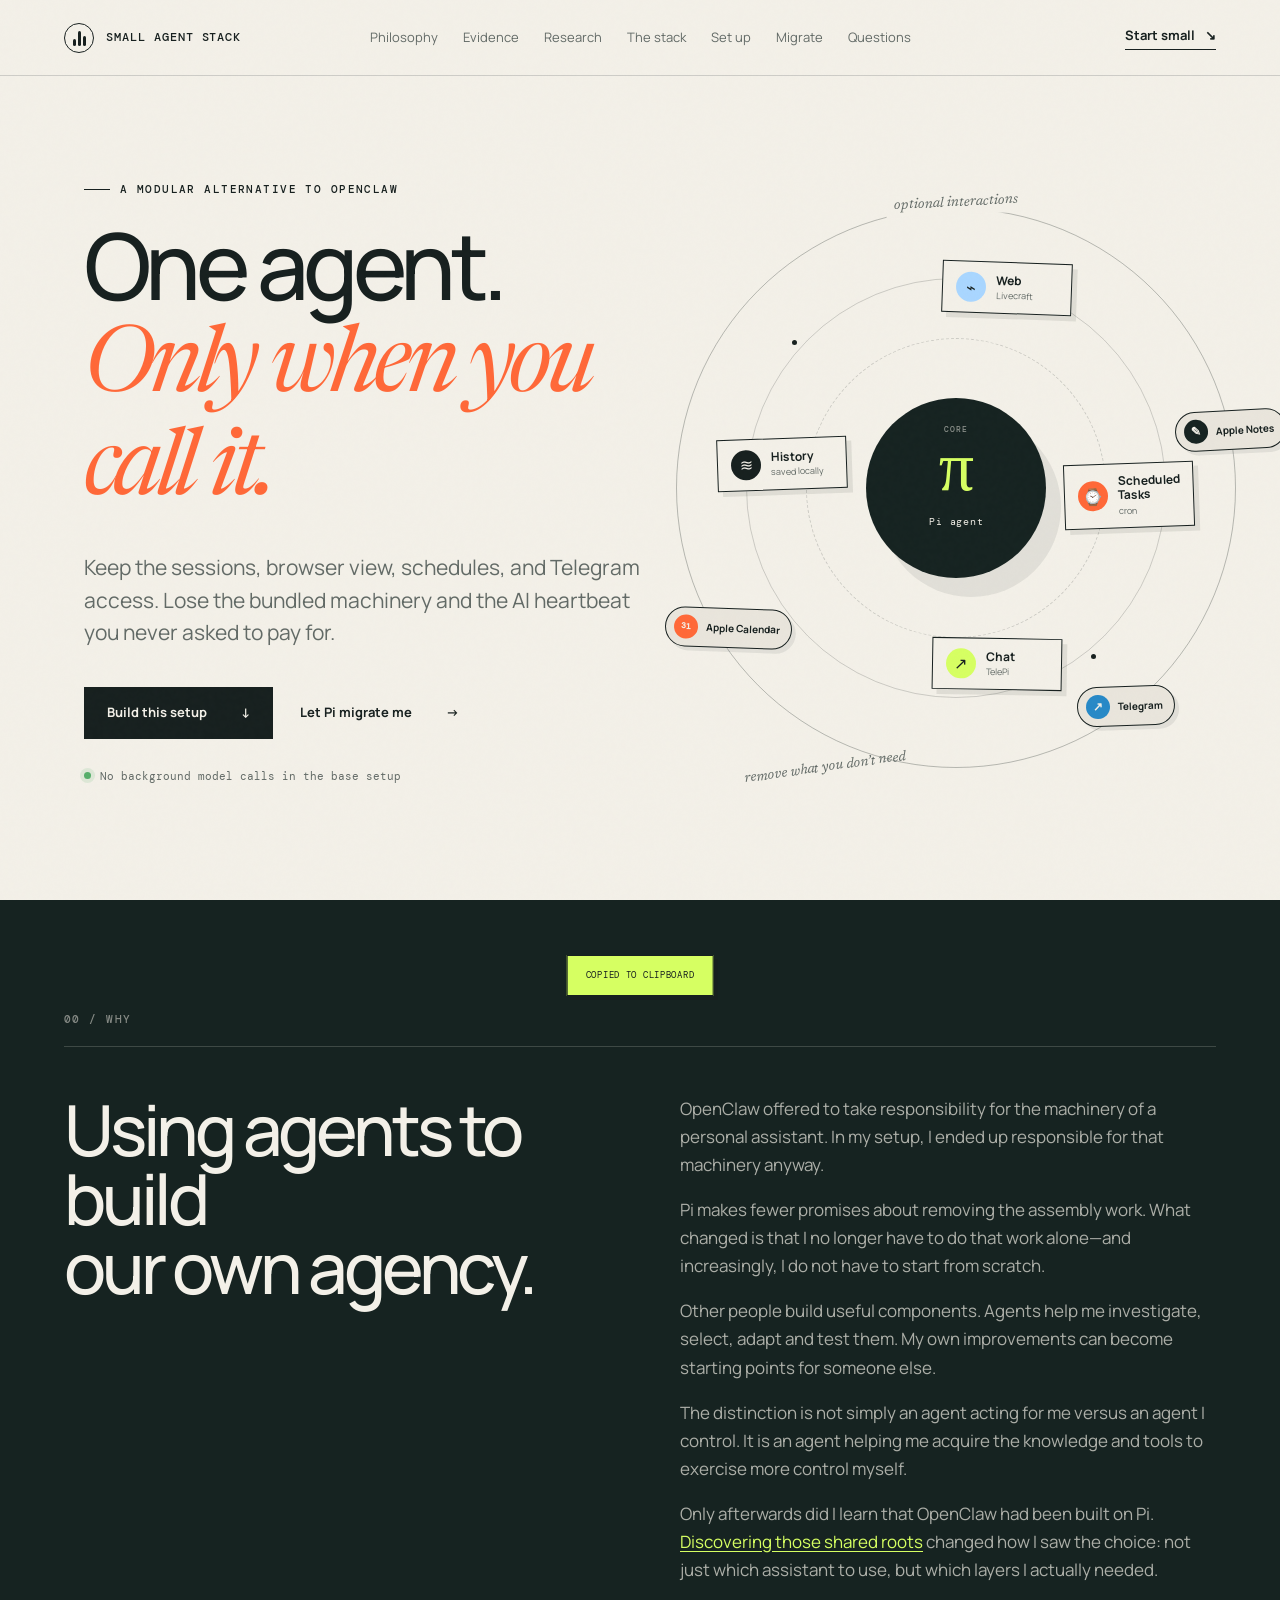
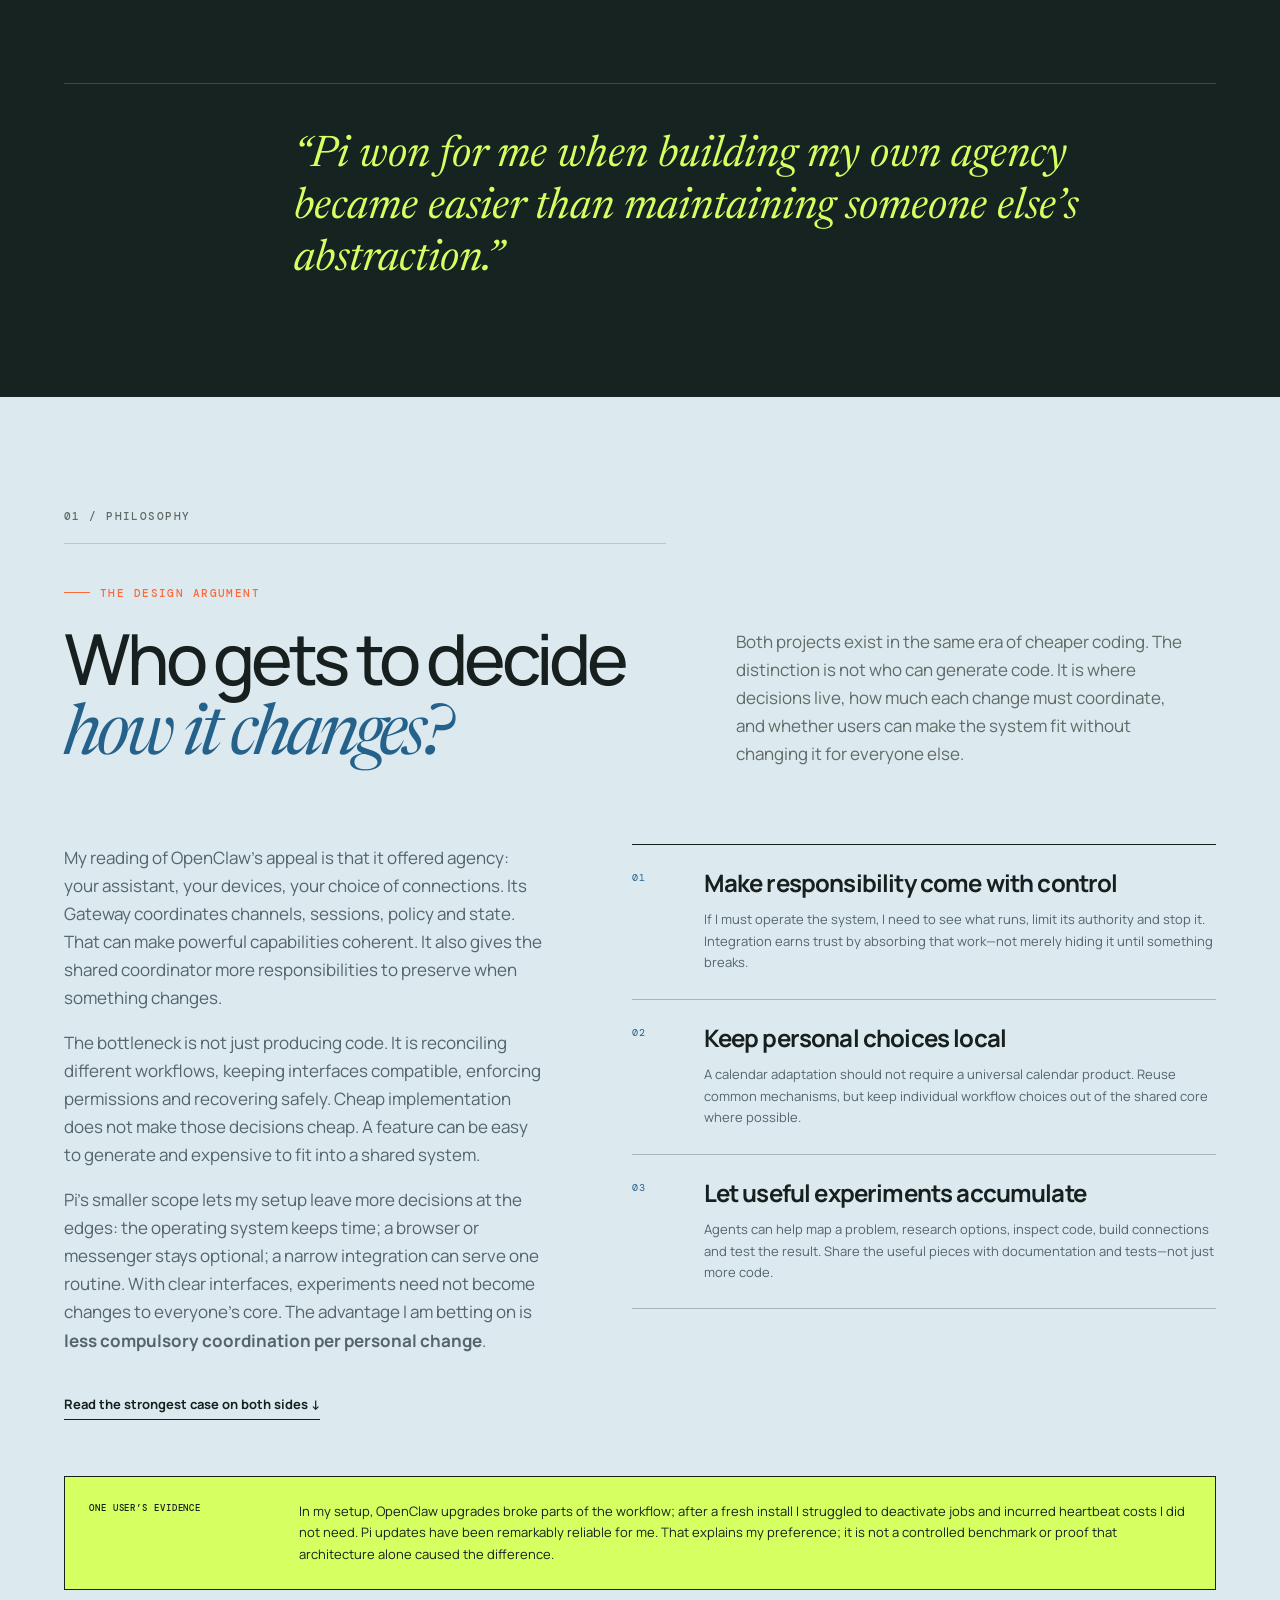
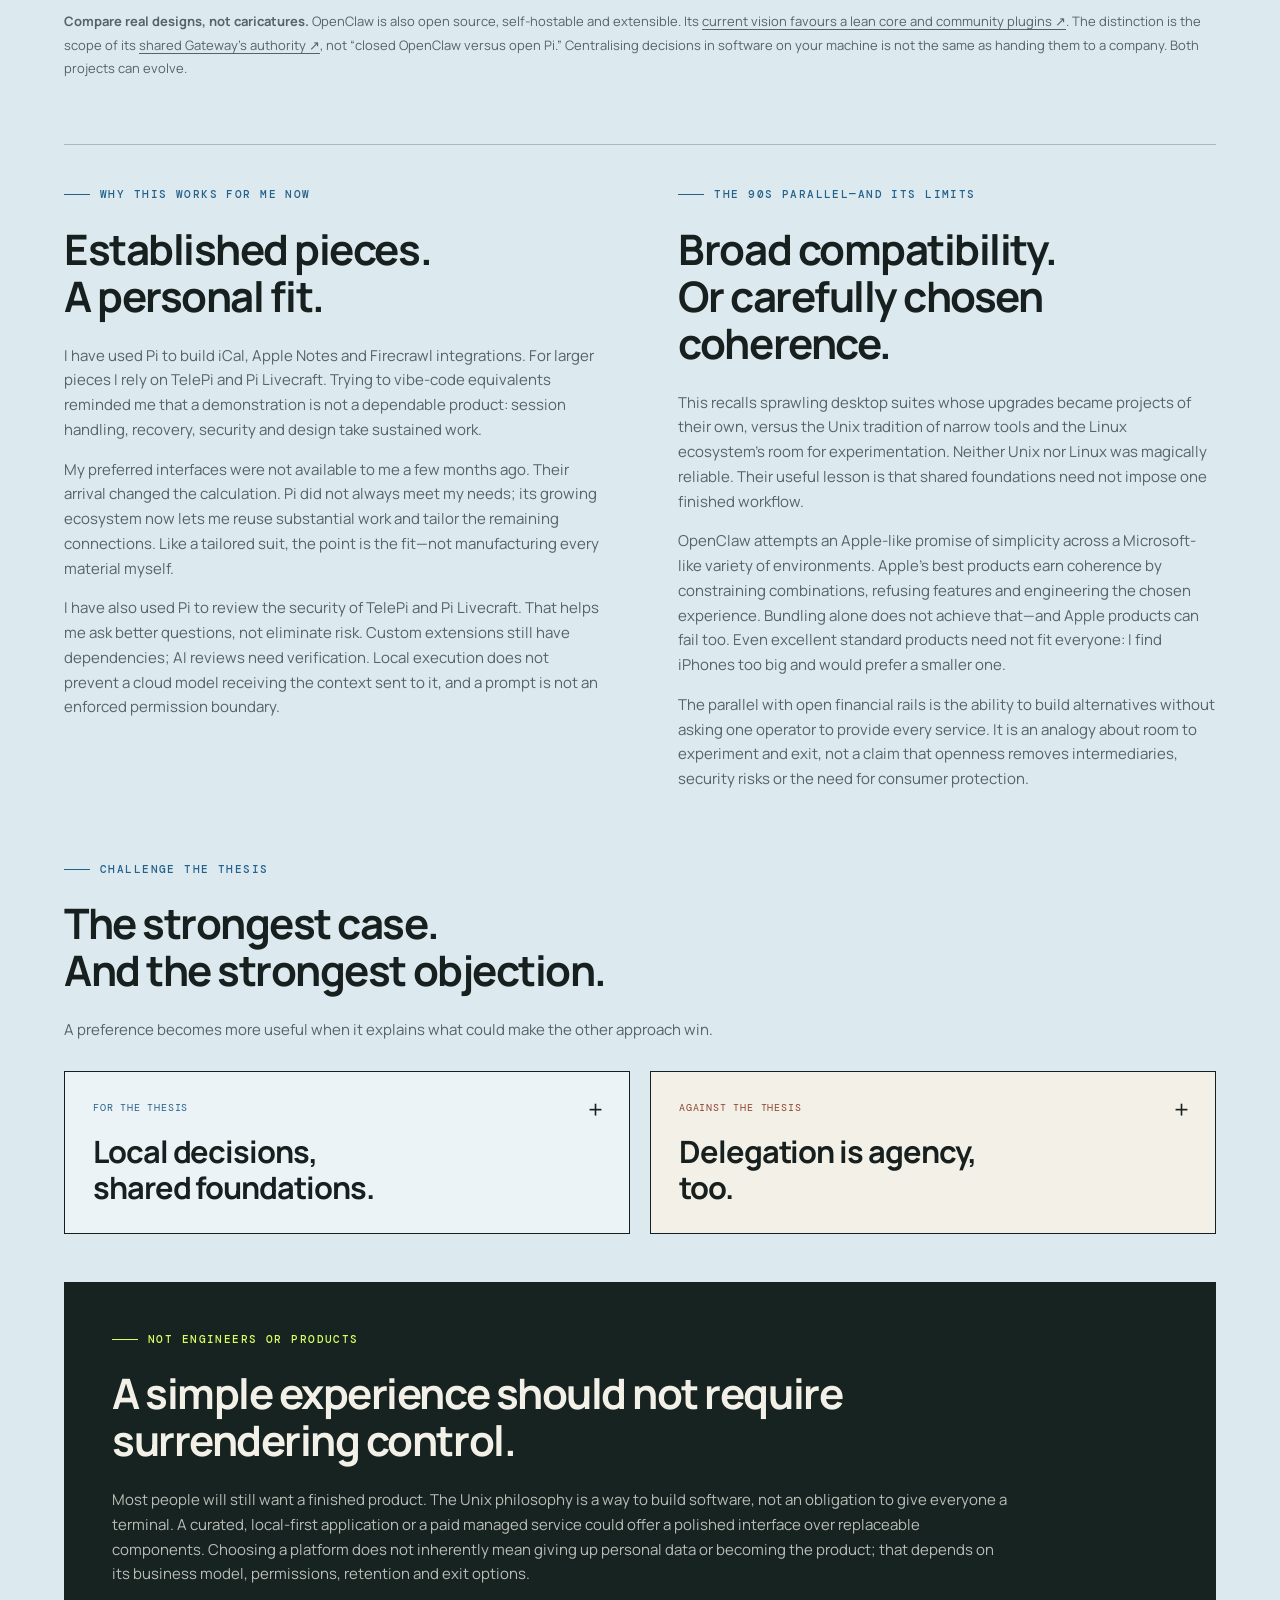
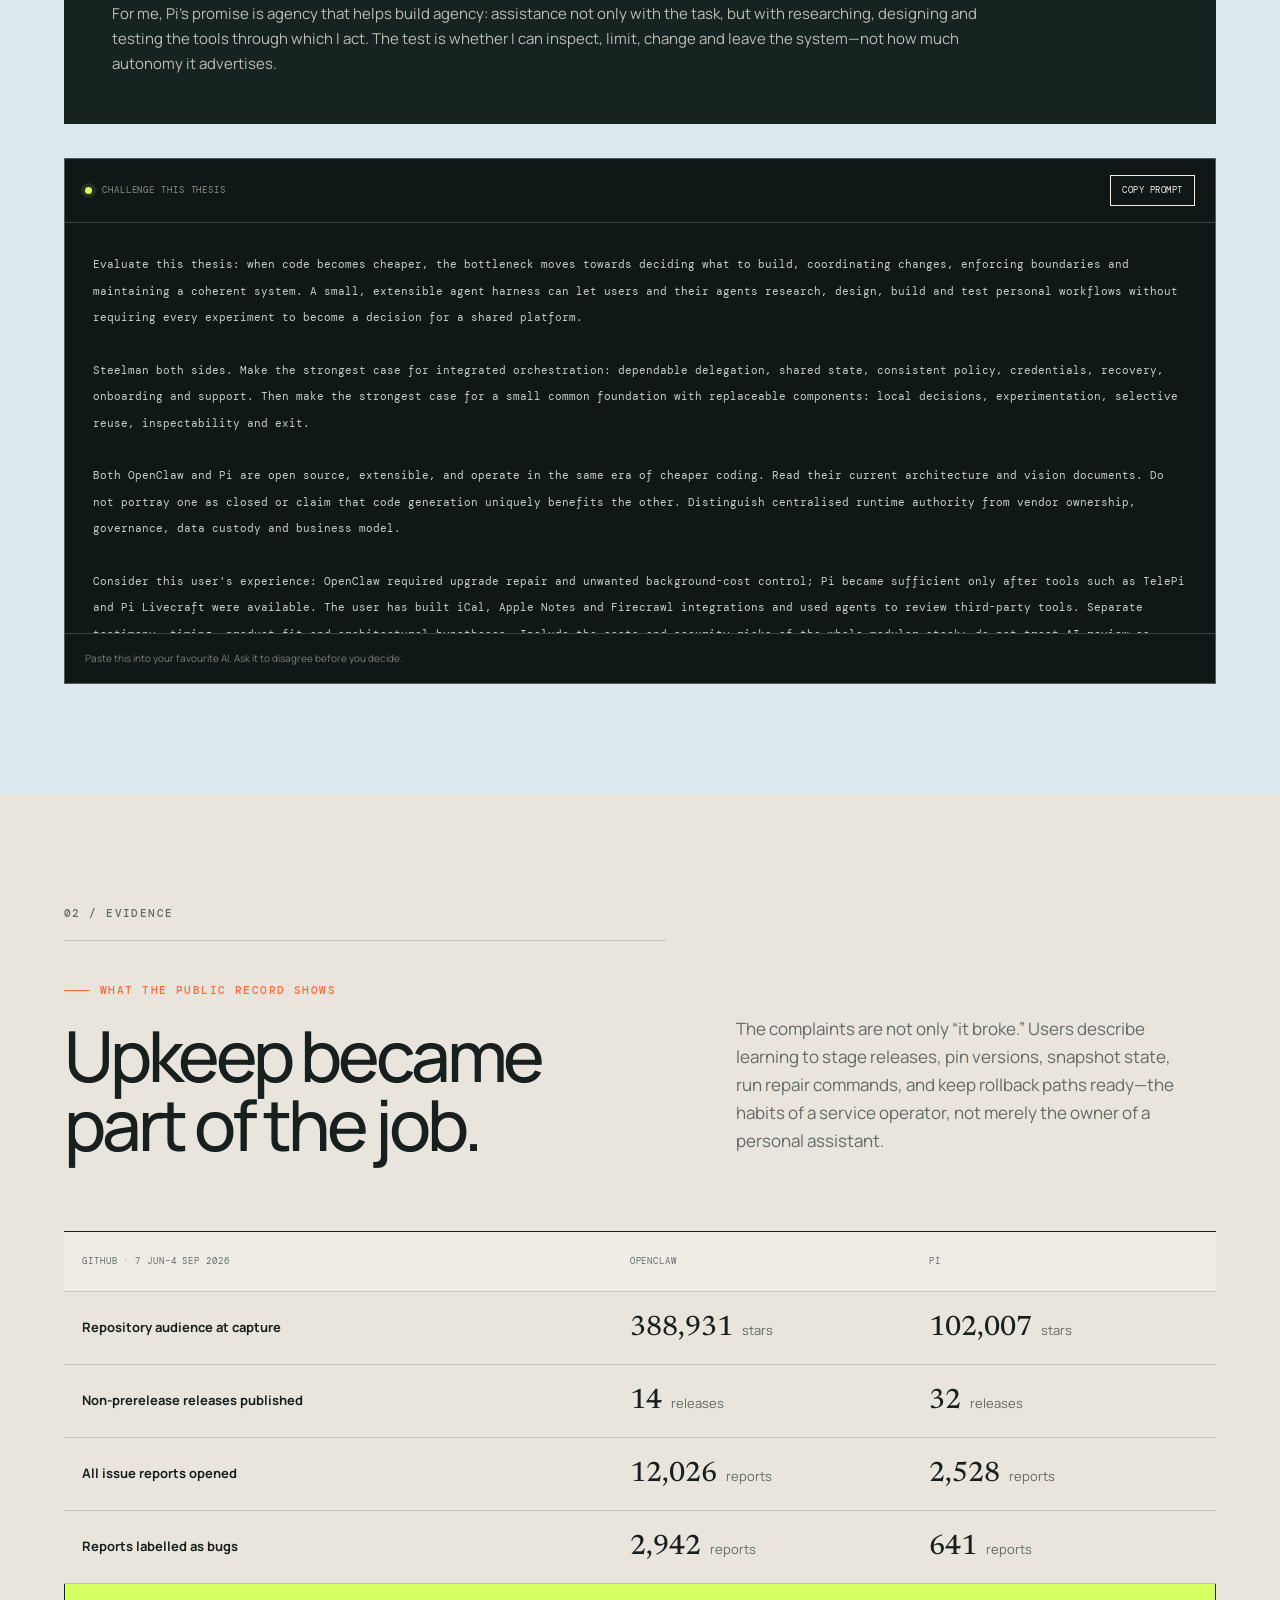
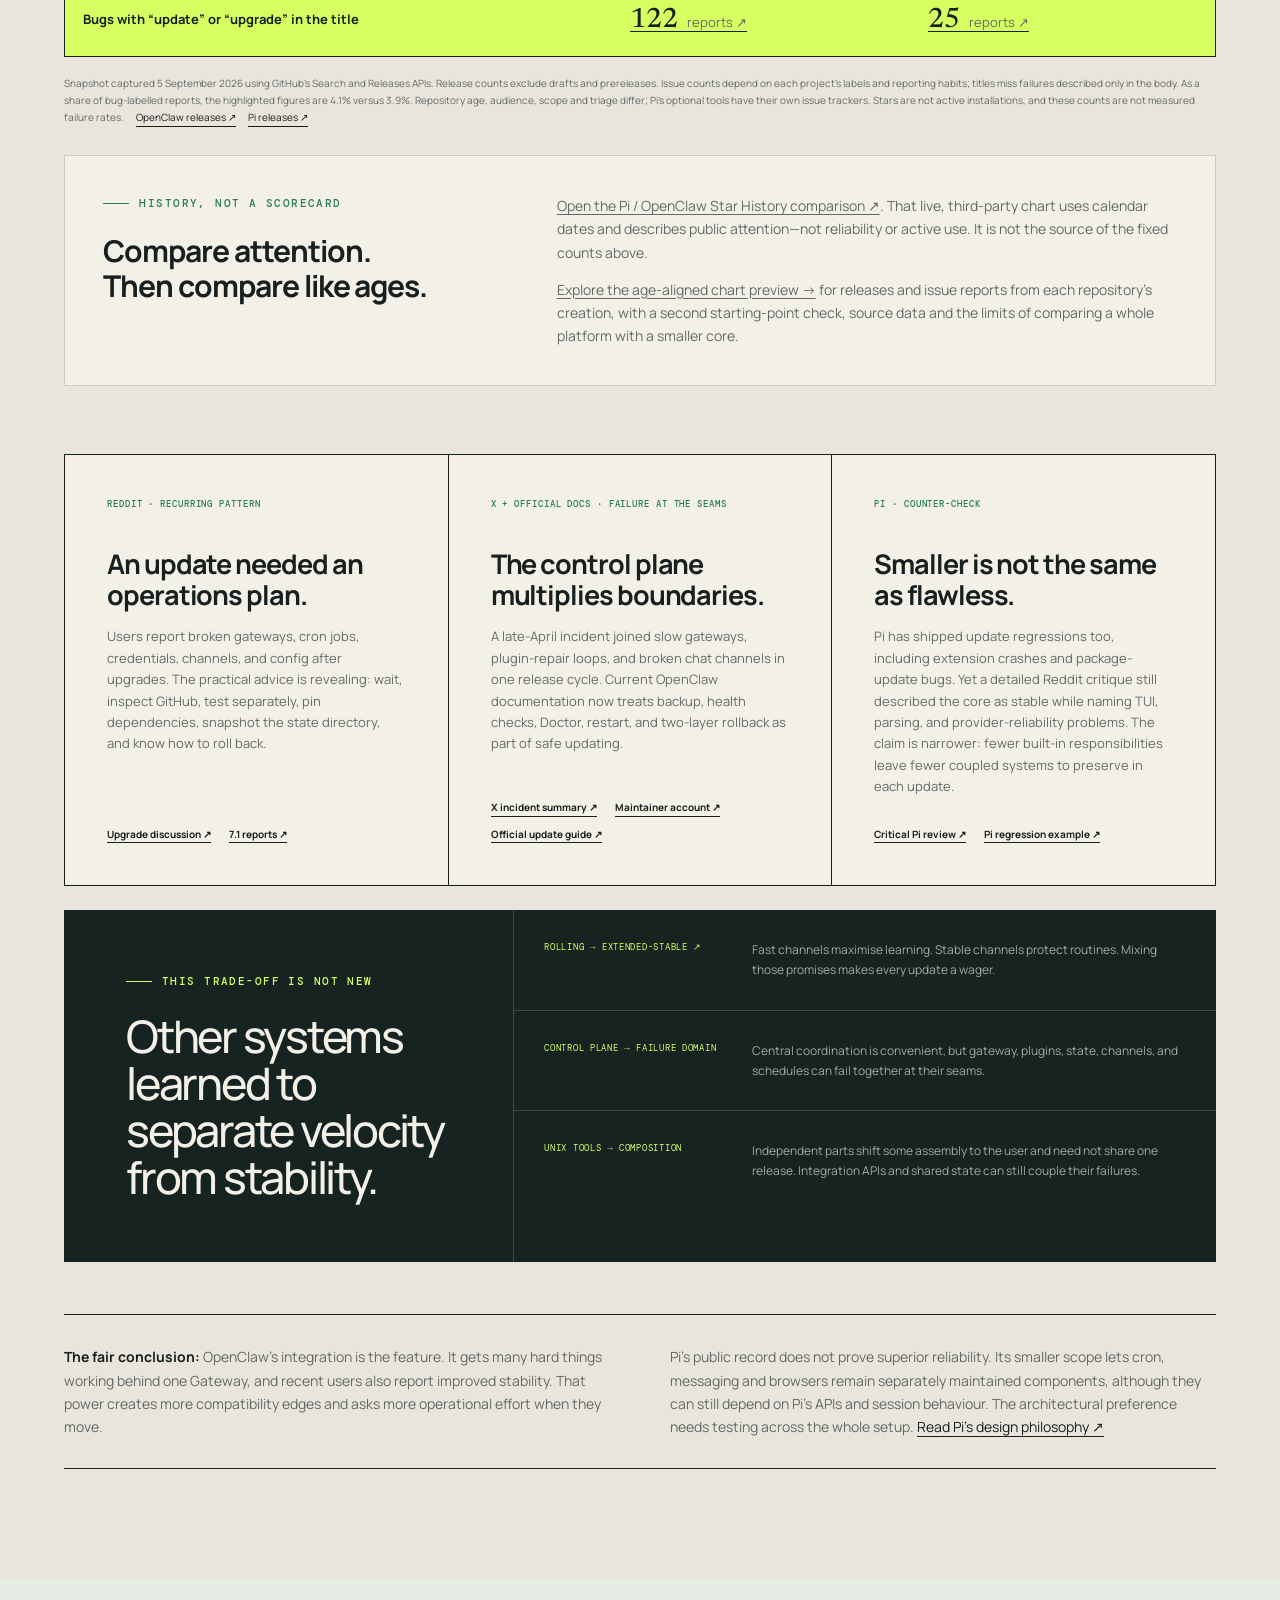
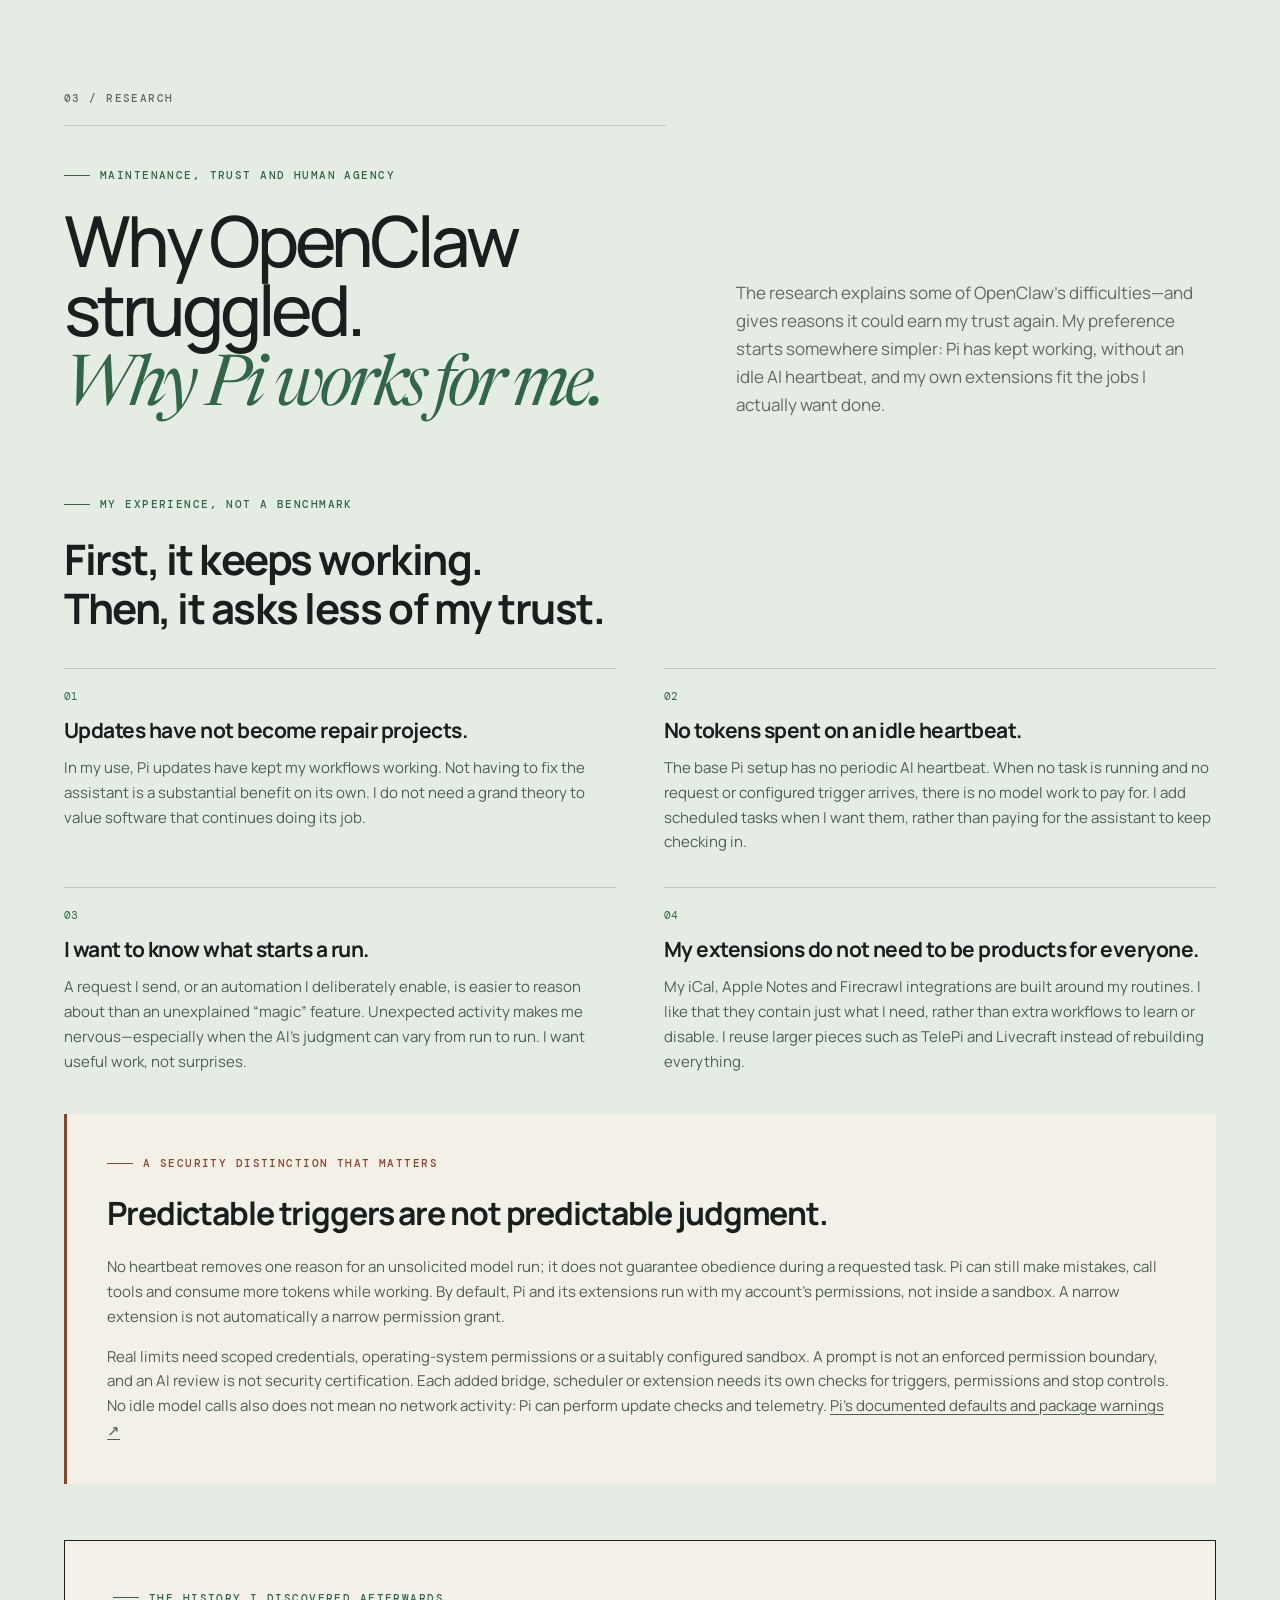
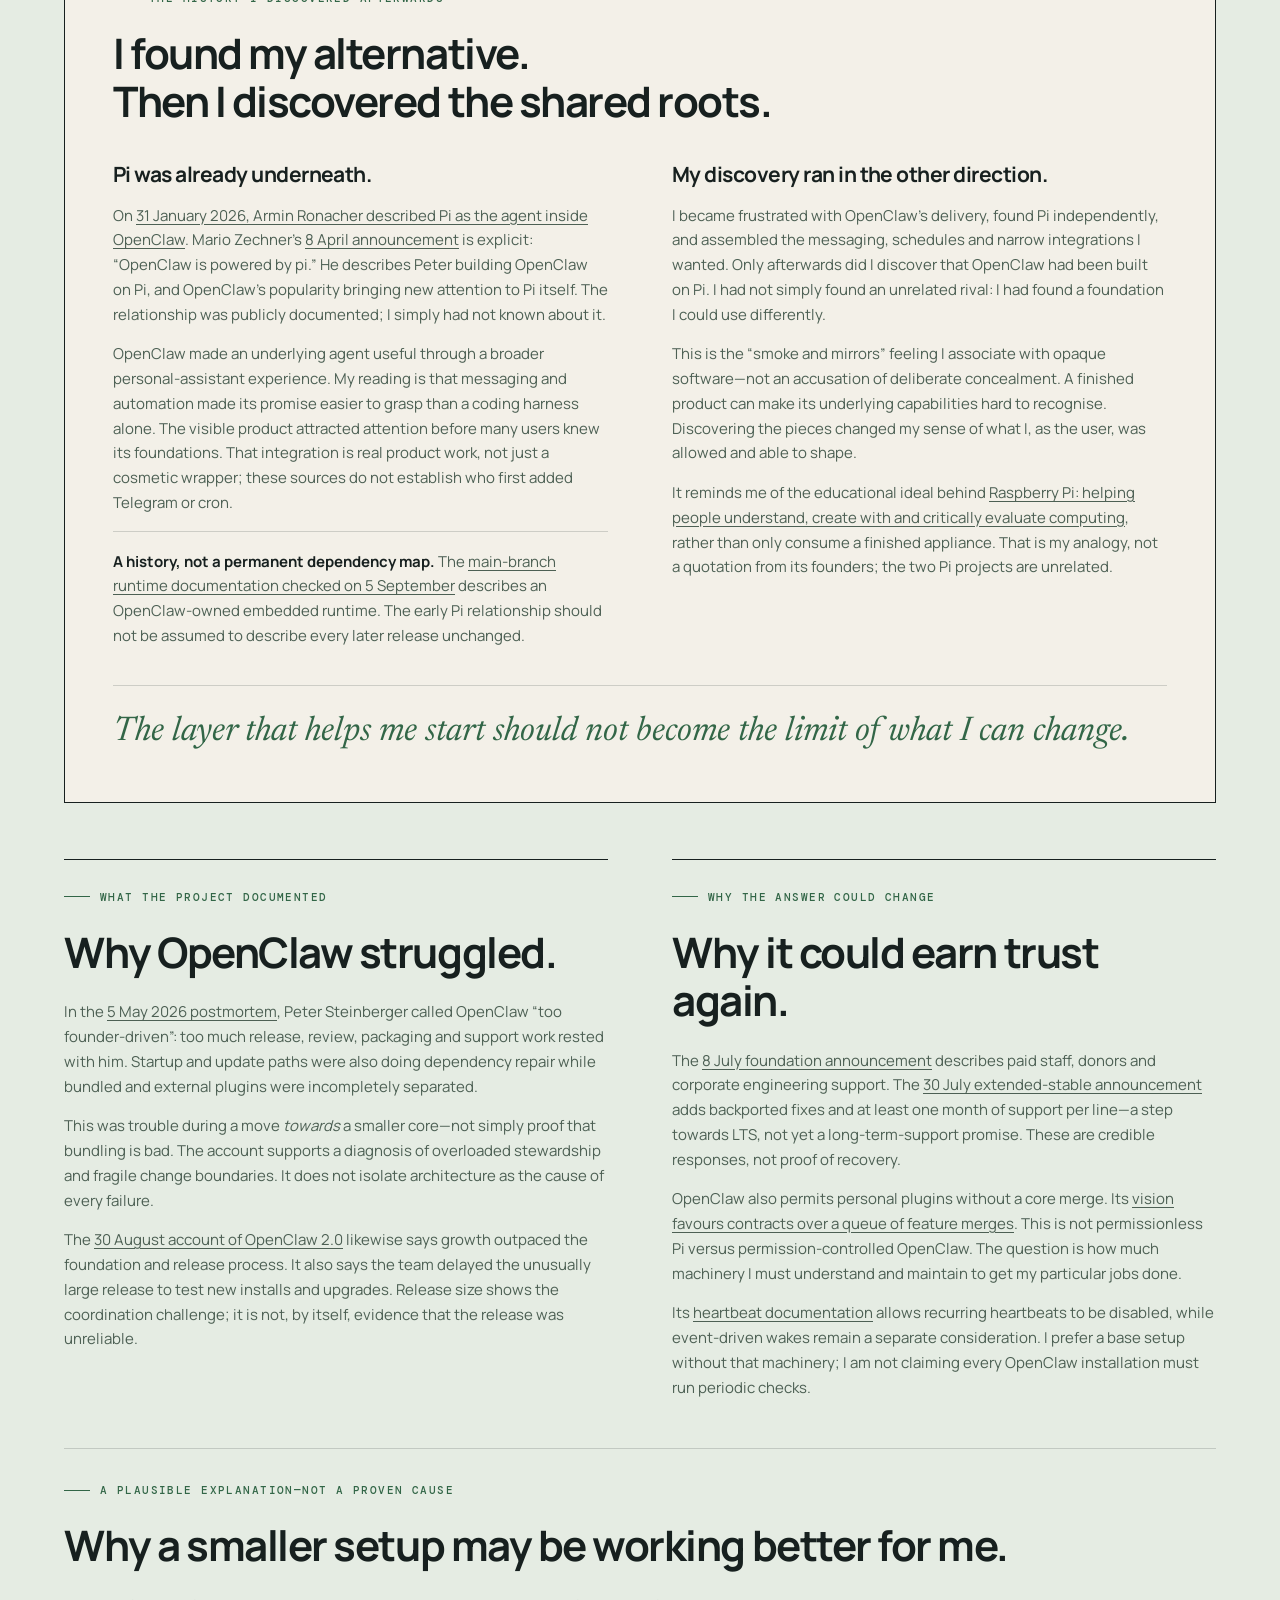
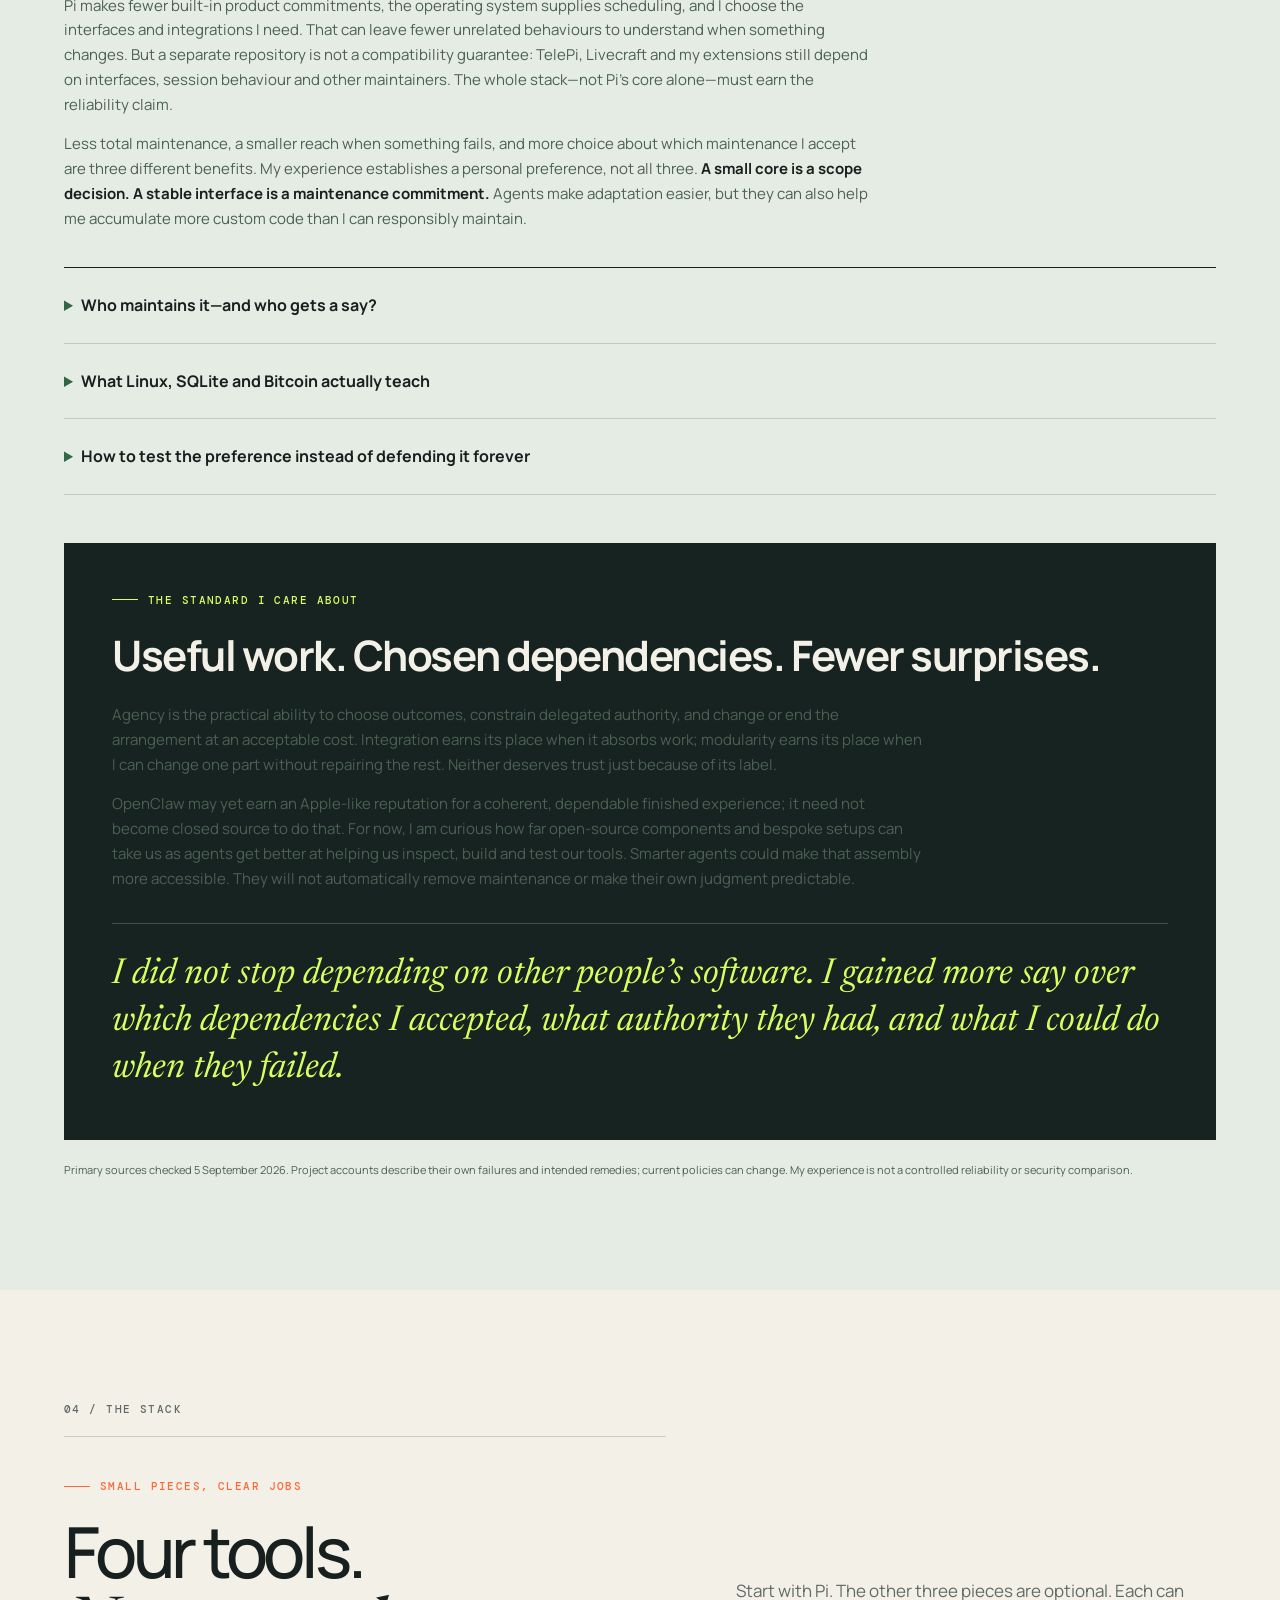
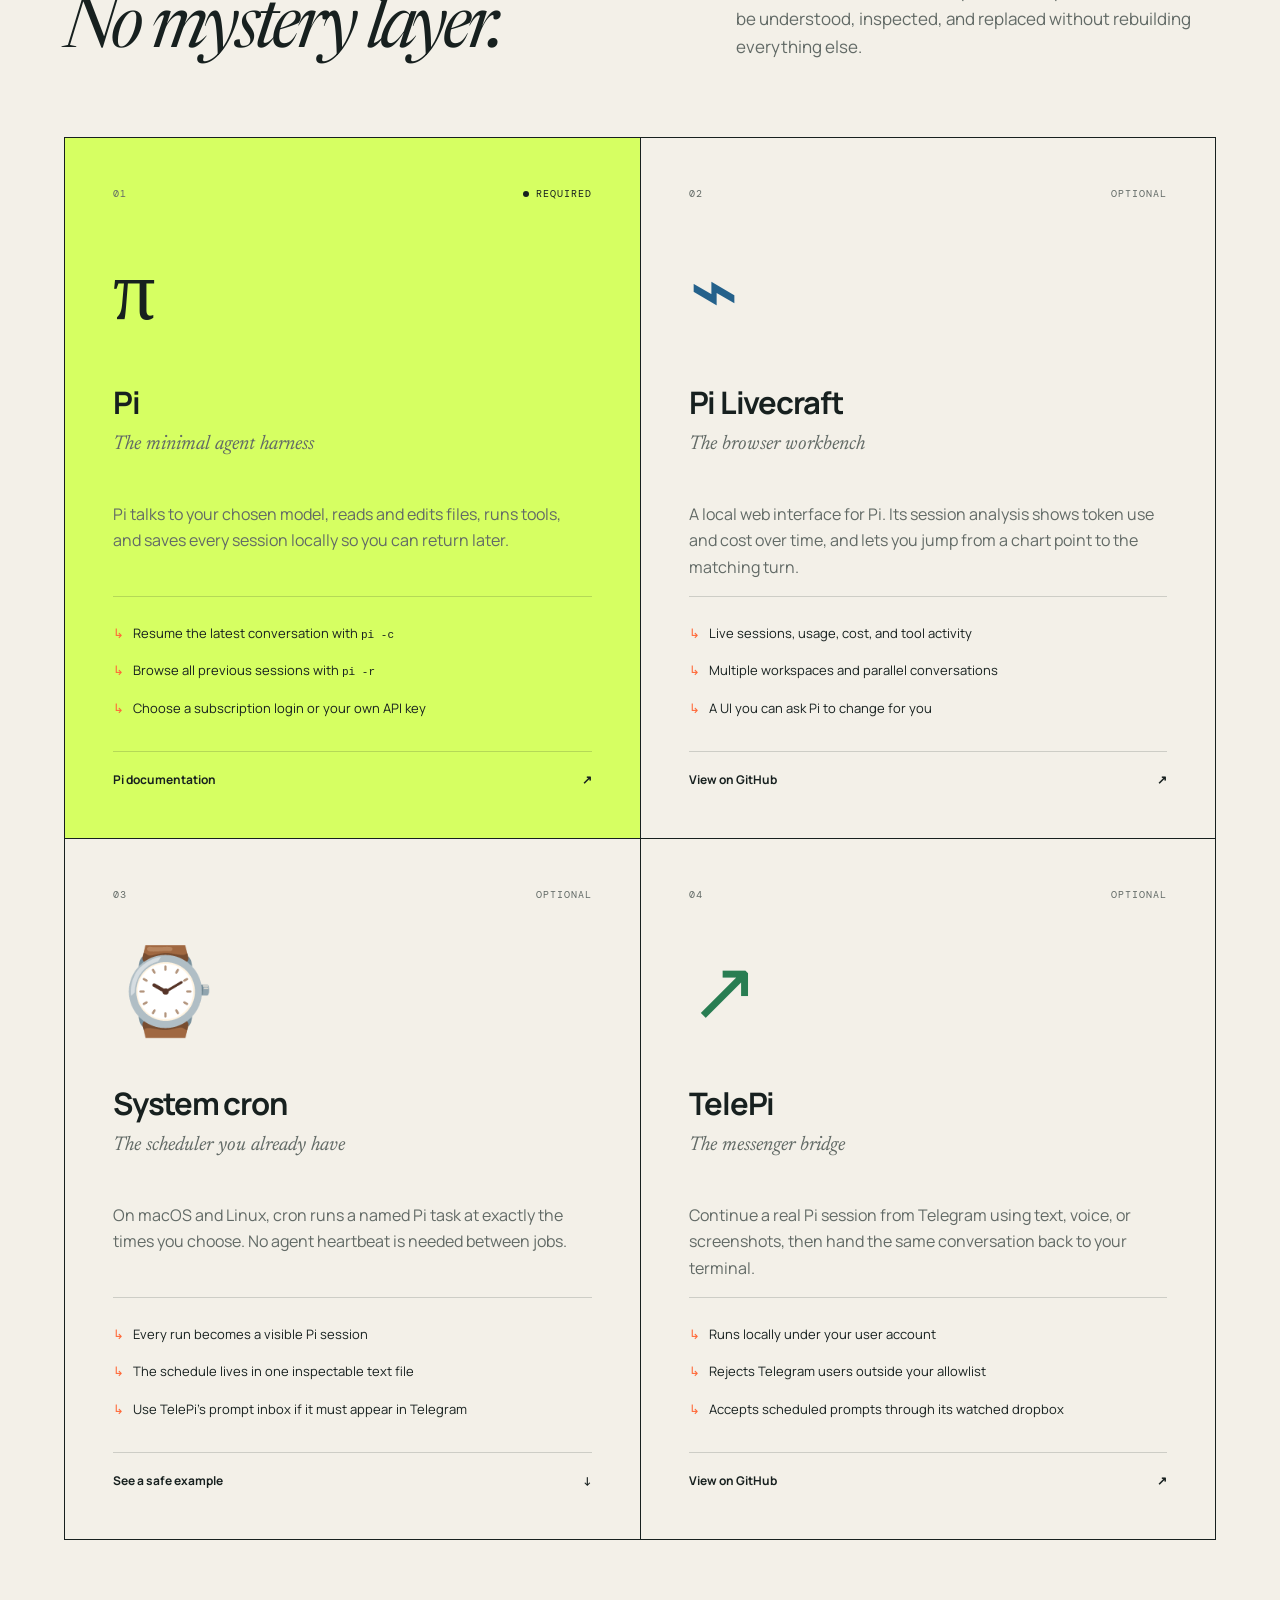
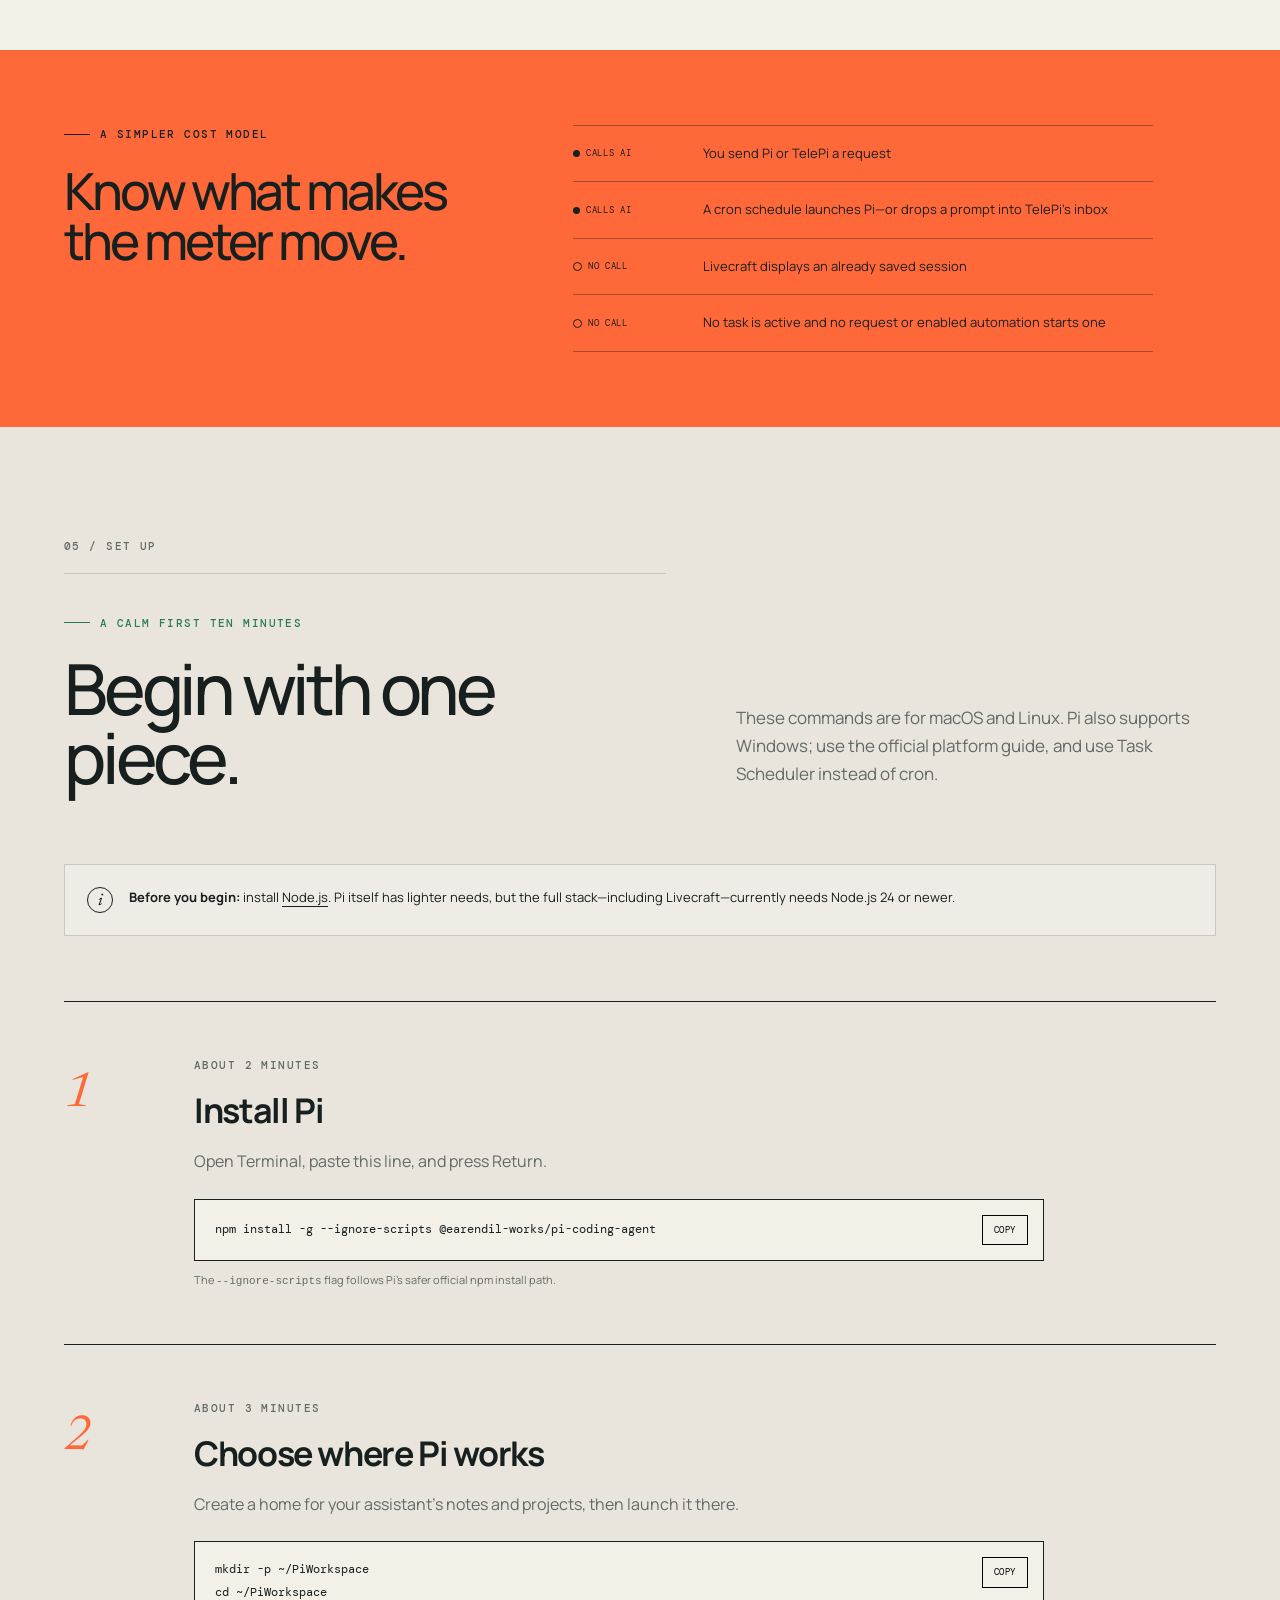
<file: index.html>
<!doctype html>
<html lang="en">
  <head>
    <meta charset="UTF-8" />
    <meta name="viewport" content="width=device-width, initial-scale=1.0" />
    <meta
      name="description"
      content="A calm, modular alternative to OpenClaw using Pi, Pi Livecraft, system cron, and TelePi. Includes a safe, agent-led migration guide."
    />
    <meta name="theme-color" content="#f3f0e8" />
    <meta property="og:title" content="The Small Agent Stack" />
    <meta
      property="og:description"
      content="Keep the useful parts. Remove the always-on ones. A modular Pi setup with a safe OpenClaw migration path."
    />
    <title>The Small Agent Stack — a modular OpenClaw alternative</title>
    <link rel="icon" href="favicon.svg" type="image/svg+xml" />
    <script>document.documentElement.classList.add("js");</script>
    <link rel="preconnect" href="https://fonts.googleapis.com" />
    <link rel="preconnect" href="https://fonts.gstatic.com" crossorigin />
    <link
      href="https://fonts.googleapis.com/css2?family=DM+Mono:wght@300;400;500&amp;family=Manrope:wght@400;500;600;700&amp;family=Newsreader:opsz,wght@6..72,400;6..72,500&amp;display=swap"
      rel="stylesheet"
    />
    <link rel="stylesheet" href="styles.css" />
    <script src="script.js" defer></script>
  </head>
  <body>
    <a class="skip-link" href="#main">Skip to the guide</a>

    <header class="site-header">
      <a class="brand" href="#top" aria-label="The Small Agent Stack, home">
        <span class="brand-mark" aria-hidden="true">
          <span></span><span></span><span></span>
        </span>
        <span>small agent stack</span>
      </a>
      <nav class="desktop-nav" aria-label="Main navigation">
        <a href="#philosophy">Philosophy</a>
        <a href="#evidence">Evidence</a>
        <a href="#research">Research</a>
        <a href="#stack">The stack</a>
        <a href="#start">Set up</a>
        <a href="#migrate">Migrate</a>
        <a href="#questions">Questions</a>
      </nav>
      <a class="header-cta" href="#start">Start small <span aria-hidden="true">↘</span></a>
      <button class="menu-button" type="button" aria-expanded="false" aria-controls="mobile-nav">
        <span class="sr-only">Open menu</span>
        <span></span><span></span>
      </button>
      <nav class="mobile-nav" id="mobile-nav" aria-label="Mobile navigation" hidden>
        <a href="#philosophy">Philosophy</a>
        <a href="#evidence">Evidence</a>
        <a href="#research">Research</a>
        <a href="#stack">The stack</a>
        <a href="#start">Set up</a>
        <a href="#migrate">Migrate</a>
        <a href="#questions">Questions</a>
      </nav>
    </header>

    <main id="main">
      <section class="hero" id="top">
        <div class="hero-copy">
          <p class="eyebrow reveal">A modular alternative to OpenClaw</p>
          <h1 class="reveal">One agent.<br /><em>Only when you call it.</em></h1>
          <p class="hero-intro reveal">
            Keep the sessions, browser view, schedules, and Telegram access. Lose the bundled machinery
            and the AI heartbeat you never asked to pay for.
          </p>
          <div class="hero-actions reveal">
            <a class="button button-primary" href="#start">Build this setup <span>↓</span></a>
            <a class="button button-quiet" href="#migrate">Let Pi migrate me <span>→</span></a>
          </div>
          <p class="hero-note reveal"><span></span> No background model calls in the base setup</p>
        </div>

        <div class="hero-visual reveal" aria-label="A diagram of four independent tools connected to Pi, with Apple Notes, Apple Calendar, and Telegram on an outer interaction ring">
          <div class="orbit orbit-interactions"></div>
          <div class="orbit orbit-outer"></div>
          <div class="orbit orbit-inner"></div>
          <div class="core-node">
            <span class="node-kicker">core</span>
            <strong>π</strong>
            <small>Pi agent</small>
          </div>
          <div class="satellite satellite-web">
            <span class="satellite-icon">⌁</span>
            <span><strong>Web</strong><small>Livecraft</small></span>
          </div>
          <div class="satellite satellite-cron">
            <span class="satellite-icon">⌚</span>
            <span><strong>Scheduled<br />Tasks</strong><small>cron</small></span>
          </div>
          <div class="satellite satellite-chat">
            <span class="satellite-icon">↗</span>
            <span><strong>Chat</strong><small>TelePi</small></span>
          </div>
          <div class="satellite satellite-sessions">
            <span class="satellite-icon">≋</span>
            <span><strong>History</strong><small>saved locally</small></span>
          </div>
          <div class="interaction interaction-notes">
            <span class="interaction-icon">✎</span>
            <strong>Apple Notes</strong>
          </div>
          <div class="interaction interaction-calendar">
            <span class="interaction-icon interaction-icon-calendar">31</span>
            <strong>Apple Calendar</strong>
          </div>
          <div class="interaction interaction-telegram">
            <span class="interaction-icon">↗</span>
            <strong>Telegram</strong>
          </div>
          <div class="visual-label label-one">optional interactions</div>
          <div class="visual-label label-two">remove what you don’t need</div>
        </div>
      </section>

      <section class="story section-pad">
        <div class="section-index">00 / Why</div>
        <div class="story-grid">
          <h2>Using agents to build<br />our own agency.</h2>
          <div class="story-copy">
            <p>
              OpenClaw offered to take responsibility for the machinery of a personal assistant. In my
              setup, I ended up responsible for that machinery anyway.
            </p>
            <p>
              Pi makes fewer promises about removing the assembly work. What changed is that I no longer
              have to do that work alone—and increasingly, I do not have to start from scratch.
            </p>
            <p>
              Other people build useful components. Agents help me investigate, select, adapt and test
              them. My own improvements can become starting points for someone else.
            </p>
            <p>
              The distinction is not simply an agent acting for me versus an agent I control. It is an
              agent helping me acquire the knowledge and tools to exercise more control myself.
            </p>
            <p>
              Only afterwards did I learn that OpenClaw had been built on Pi.
              <a href="#research-history">Discovering those shared roots</a> changed how I saw the choice:
              not just which assistant to use, but which layers I actually needed.
            </p>
          </div>
          <blockquote>
            “Pi won for me when building my own agency became easier than maintaining someone else’s abstraction.”
          </blockquote>
        </div>
      </section>

      <section class="philosophy section-pad" id="philosophy">
        <div class="section-heading philosophy-heading">
          <div>
            <div class="section-index">01 / Philosophy</div>
            <p class="eyebrow">The design argument</p>
            <h2>Who gets to decide<br /><em>how it changes?</em></h2>
          </div>
          <p class="section-summary">
            Both projects exist in the same era of cheaper coding. The distinction is not who can
            generate code. It is where decisions live, how much each change must coordinate, and whether
            users can make the system fit without changing it for everyone else.
          </p>
        </div>

        <div class="philosophy-body">
          <div class="philosophy-copy">
            <p>
              My reading of OpenClaw’s appeal is that it offered agency: your assistant, your devices,
              your choice of connections. Its Gateway coordinates channels, sessions, policy and state.
              That can make powerful capabilities coherent. It also gives the shared coordinator more
              responsibilities to preserve when something changes.
            </p>
            <p>
              The bottleneck is not just producing code. It is reconciling different workflows, keeping
              interfaces compatible, enforcing permissions and recovering safely. Cheap implementation
              does not make those decisions cheap. A feature can be easy to generate and expensive to
              fit into a shared system.
            </p>
            <p>
              Pi’s smaller scope lets my setup leave more decisions at the edges: the operating system
              keeps time; a browser or messenger stays optional; a narrow integration can serve one
              routine. With clear interfaces, experiments need not become changes to everyone’s core.
              The advantage I am betting on is <strong>less compulsory coordination per personal change</strong>.
            </p>
            <a class="argument-jump" href="#steelman">Read the strongest case on both sides <span aria-hidden="true">↓</span></a>
          </div>

          <div class="principle-list">
            <article class="principle">
              <span>01</span>
              <div>
                <h3>Make responsibility come with control</h3>
                <p>
                  If I must operate the system, I need to see what runs, limit its authority and stop it.
                  Integration earns trust by absorbing that work—not merely hiding it until something breaks.
                </p>
              </div>
            </article>
            <article class="principle">
              <span>02</span>
              <div>
                <h3>Keep personal choices local</h3>
                <p>
                  A calendar adaptation should not require a universal calendar product. Reuse common
                  mechanisms, but keep individual workflow choices out of the shared core where possible.
                </p>
              </div>
            </article>
            <article class="principle">
              <span>03</span>
              <div>
                <h3>Let useful experiments accumulate</h3>
                <p>
                  Agents can help map a problem, research options, inspect code, build connections and
                  test the result. Share the useful pieces with documentation and tests—not just more code.
                </p>
              </div>
            </article>
          </div>
        </div>

        <aside class="experience-note">
          <span>One user’s evidence</span>
          <p>
            In my setup, OpenClaw upgrades broke parts of the workflow; after a fresh install I struggled
            to deactivate jobs and incurred heartbeat costs I did not need. Pi updates have been remarkably
            reliable for me. That explains my preference; it is not a controlled benchmark or proof that
            architecture alone caused the difference.
          </p>
        </aside>

        <p class="architecture-note">
          <strong>Compare real designs, not caricatures.</strong> OpenClaw is also open source, self-hostable
          and extensible. Its <a href="https://github.com/openclaw/openclaw/blob/main/VISION.md" target="_blank" rel="noreferrer">current vision favours a lean core and community plugins ↗</a>.
          The distinction is the scope of its <a href="https://docs.openclaw.ai/start/why-openclaw" target="_blank" rel="noreferrer">shared Gateway’s authority ↗</a>,
          not “closed OpenClaw versus open Pi.” Centralising decisions in software on your machine is not
          the same as handing them to a company. Both projects can evolve.
        </p>

        <div class="argument-context">
          <article>
            <p class="eyebrow">Why this works for me now</p>
            <h3>Established pieces.<br />A personal fit.</h3>
            <p>
              I have used Pi to build iCal, Apple Notes and Firecrawl integrations. For larger pieces I
              rely on TelePi and Pi Livecraft. Trying to vibe-code equivalents reminded me that a
              demonstration is not a dependable product: session handling, recovery, security and design
              take sustained work.
            </p>
            <p>
              My preferred interfaces were not available to me a few months ago. Their arrival changed
              the calculation. Pi did not always meet my needs; its growing ecosystem now lets me reuse
              substantial work and tailor the remaining connections. Like a tailored suit, the point is
              the fit—not manufacturing every material myself.
            </p>
            <p>
              I have also used Pi to review the security of TelePi and Pi Livecraft. That helps me ask
              better questions, not eliminate risk. Custom extensions still have dependencies; AI reviews
              need verification. Local execution does not prevent a cloud model receiving the context
              sent to it, and a prompt is not an enforced permission boundary.
            </p>
          </article>
          <article>
            <p class="eyebrow">The 90s parallel—and its limits</p>
            <h3>Broad compatibility.<br />Or carefully chosen coherence.</h3>
            <p>
              This recalls sprawling desktop suites whose upgrades became projects of their own, versus
              the Unix tradition of narrow tools and the Linux ecosystem’s room for experimentation.
              Neither Unix nor Linux was magically reliable. Their useful lesson is that shared foundations
              need not impose one finished workflow.
            </p>
            <p>
              OpenClaw attempts an Apple-like promise of simplicity across a Microsoft-like variety of
              environments. Apple’s best products earn coherence by constraining combinations, refusing
              features and engineering the chosen experience. Bundling alone does not achieve that—and
              Apple products can fail too. Even excellent standard products need not fit everyone: I find
              iPhones too big and would prefer a smaller one.
            </p>
            <p>
              The parallel with open financial rails is the ability to build alternatives without asking
              one operator to provide every service. It is an analogy about room to experiment and exit,
              not a claim that openness removes intermediaries, security risks or the need for consumer protection.
            </p>
          </article>
        </div>

        <section class="steelman" id="steelman" aria-labelledby="steelman-heading">
          <div class="argument-heading">
            <p class="eyebrow">Challenge the thesis</p>
            <h3 id="steelman-heading">The strongest case.<br />And the strongest objection.</h3>
            <p>A preference becomes more useful when it explains what could make the other approach win.</p>
          </div>
          <div class="steelman-grid">
            <details class="steelman-card">
              <summary>
                <span class="steelman-kicker">For the thesis</span>
                <strong>Local decisions,<br />shared foundations.</strong>
                <span class="steelman-toggle" aria-hidden="true"></span>
              </summary>
              <ol>
                <li><strong>Control should match responsibility.</strong> When an integrated assistant still
                  requires me to troubleshoot its machinery, its promise has failed in my setup. Pi makes
                  assembly explicit and gives me more choice about which machinery exists.</li>
                <li><strong>Personal experiments need not become universal features.</strong> A small extension
                  or replaceable interface can meet one need without requiring a shared product to reconcile
                  every user’s preferences. Stable contracts let useful experiments spread selectively.</li>
                <li><strong>Changes can remain more local.</strong> A scheduler, messenger and agent need not
                  ship in one release. Clear boundaries can reduce the reach of a change, even though APIs
                  and shared state remain dependencies.</li>
                <li><strong>Effort can leave a capability I chose.</strong> Tokens spent researching, comparing,
                  adapting and testing an integration can produce reusable tools and understanding. Repairs
                  can be valuable too; the point is whether effort moves the system towards my needs.</li>
                <li><strong>The ecosystem can compound.</strong> TelePi and Pi Livecraft filled gaps that once
                  limited this approach for me. Agents help users find, inspect and adapt such work; documented,
                  tested improvements can become starting points for future users and agents.</li>
              </ol>
            </details>
            <details class="steelman-card steelman-counter">
              <summary>
                <span class="steelman-kicker">Against the thesis</span>
                <strong>Delegation is agency,<br />too.</strong>
                <span class="steelman-toggle" aria-hidden="true"></span>
              </summary>
              <ol>
                <li><strong>Freedom from maintenance matters.</strong> Most people want outcomes, not a new
                  engineering responsibility. A dependable integrated assistant can provide consistent
                  permissions, shared state and support while leaving the user free to do something else.</li>
                <li><strong>Pi’s complexity partly lives elsewhere.</strong> TelePi, Livecraft and custom
                  extensions have bugs, dependencies and maintainers. Pi API changes can affect them. Comparing
                  OpenClaw’s whole platform with Pi’s core alone is not a fair reliability test.</li>
                <li><strong>Ownership is not a security certificate.</strong> Generated code and third-party
                  extensions execute with real permissions. An integrated policy layer can enforce boundaries
                  more consistently than ad hoc tools. AI-assisted reviews help, but do not guarantee safety.</li>
                <li><strong>Timing and fit can explain the win.</strong> This combination only recently became
                  sufficient for my needs. I depend on other people’s product work, and early satisfaction does
                  not establish lower lifetime maintenance costs or suitability for everyone.</li>
                <li><strong>The same coding-cost advantage is available to both.</strong> It cannot by itself
                  explain their different outcomes. The hypothesis is about scope, coordination and change
                  boundaries. OpenClaw can improve those boundaries; an undisciplined Pi stack can recreate
                  the same oversized coordinator. Architecture must earn its advantage in operation.</li>
              </ol>
            </details>
          </div>
        </section>

        <aside class="agency-outlook">
          <p class="eyebrow">Not engineers or products</p>
          <h3>A simple experience should not require surrendering control.</h3>
          <p>
            Most people will still want a finished product. The Unix philosophy is a way to build software,
            not an obligation to give everyone a terminal. A curated, local-first application or a paid
            managed service could offer a polished interface over replaceable components. Choosing a
            platform does not inherently mean giving up personal data or becoming the product; that depends
            on its business model, permissions, retention and exit options.
          </p>
          <p>
            For me, Pi’s promise is agency that helps build agency: assistance not only with the task, but
            with researching, designing and testing the tools through which I act. The test is whether I
            can inspect, limit, change and leave the system—not how much autonomy it advertises.
          </p>
        </aside>

        <div class="prompt-card philosophy-prompt">
          <div class="prompt-toolbar">
            <div>
              <span class="prompt-light"></span>
              <span class="prompt-label">CHALLENGE THIS THESIS</span>
            </div>
            <button class="copy-button prompt-copy" type="button" data-copy-target="philosophy-prompt">Copy prompt</button>
          </div>
          <pre id="philosophy-prompt"><code>Evaluate this thesis: when code becomes cheaper, the bottleneck moves towards deciding what to build, coordinating changes, enforcing boundaries and maintaining a coherent system. A small, extensible agent harness can let users and their agents research, design, build and test personal workflows without requiring every experiment to become a decision for a shared platform.

Steelman both sides. Make the strongest case for integrated orchestration: dependable delegation, shared state, consistent policy, credentials, recovery, onboarding and support. Then make the strongest case for a small common foundation with replaceable components: local decisions, experimentation, selective reuse, inspectability and exit.

Both OpenClaw and Pi are open source, extensible, and operate in the same era of cheaper coding. Read their current architecture and vision documents. Do not portray one as closed or claim that code generation uniquely benefits the other. Distinguish centralised runtime authority from vendor ownership, governance, data custody and business model.

Consider this user's experience: OpenClaw required upgrade repair and unwanted background-cost control; Pi became sufficient only after tools such as TelePi and Pi Livecraft were available. The user has built iCal, Apple Notes and Firecrawl integrations and used agents to review third-party tools. Separate testimony, timing, product fit and architectural hypotheses. Include the costs and security risks of the whole modular stack; do not treat AI review as certification or prompts as enforced permissions.

Ask what would falsify the preference: compare matched tasks, upgrade success, repair hours and tokens, unwanted calls, permission scope, recovery and exit costs over time. GitHub activity and stars are not failure rates. Test the Apple/Microsoft, Unix/Linux and open-financial-rails analogies without assuming that integration requires surveillance or openness guarantees safety. Conclude with when each design wins and a credible consumer-friendly hybrid.</code></pre>
          <div class="prompt-footer">
            <span>Paste this into your favourite AI. Ask it to disagree before you decide.</span>
          </div>
        </div>
      </section>

      <section class="evidence section-pad" id="evidence">
        <div class="section-heading evidence-heading">
          <div>
            <div class="section-index">02 / Evidence</div>
            <p class="eyebrow">What the public record shows</p>
            <h2>Upkeep became part of the job.</h2>
          </div>
          <p class="section-summary">
            The complaints are not only “it broke.” Users describe learning to stage releases, pin
            versions, snapshot state, run repair commands, and keep rollback paths ready—the habits of a
            service operator, not merely the owner of a personal assistant.
          </p>
        </div>

        <div class="evidence-table" role="table" aria-label="Public GitHub activity for OpenClaw and Pi over 90 days">
          <div class="evidence-row evidence-header" role="row">
            <span role="columnheader">GitHub · 7 Jun–4 Sep 2026</span>
            <span role="columnheader">OpenClaw</span>
            <span role="columnheader">Pi</span>
          </div>
          <div class="evidence-row" role="row">
            <strong role="rowheader">Repository audience at capture</strong>
            <span class="evidence-value" role="cell"><b>388,931</b> stars</span>
            <span class="evidence-value" role="cell"><b>102,007</b> stars</span>
          </div>
          <div class="evidence-row" role="row">
            <strong role="rowheader">Non-prerelease releases published</strong>
            <span class="evidence-value" role="cell"><b>14</b> releases</span>
            <span class="evidence-value" role="cell"><b>32</b> releases</span>
          </div>
          <div class="evidence-row" role="row">
            <strong role="rowheader">All issue reports opened</strong>
            <span class="evidence-value" role="cell"><b>12,026</b> reports</span>
            <span class="evidence-value" role="cell"><b>2,528</b> reports</span>
          </div>
          <div class="evidence-row" role="row">
            <strong role="rowheader">Reports labelled as bugs</strong>
            <span class="evidence-value" role="cell"><b>2,942</b> reports</span>
            <span class="evidence-value" role="cell"><b>641</b> reports</span>
          </div>
          <div class="evidence-row evidence-focus-row" role="row">
            <strong role="rowheader">Bugs with “update” or “upgrade” in the title</strong>
            <span class="evidence-value" role="cell">
              <a href="https://github.com/openclaw/openclaw/issues?q=is%3Aissue%20label%3Abug%20%28update%20OR%20upgrade%29%20in%3Atitle%20created%3A2026-06-07..2026-09-04" target="_blank" rel="noreferrer"><b>122</b> reports ↗</a>
            </span>
            <span class="evidence-value" role="cell">
              <a href="https://github.com/earendil-works/pi/issues?q=is%3Aissue%20label%3Abug%20%28update%20OR%20upgrade%29%20in%3Atitle%20created%3A2026-06-07..2026-09-04" target="_blank" rel="noreferrer"><b>25</b> reports ↗</a>
            </span>
          </div>
        </div>
        <p class="evidence-caption">
          Snapshot captured 5 September 2026 using GitHub’s Search and Releases APIs. Release counts
          exclude drafts and prereleases. Issue counts depend on each project’s labels and reporting
          habits; titles miss failures described only in the body. As a share of bug-labelled reports,
          the highlighted figures are 4.1% versus 3.9%. Repository age, audience, scope and triage differ;
          Pi’s optional tools have their own issue trackers. Stars are not active installations, and
          these counts are not measured failure rates.
          <a href="https://github.com/openclaw/openclaw/releases" target="_blank" rel="noreferrer">OpenClaw releases ↗</a>
          <a href="https://github.com/earendil-works/pi/releases" target="_blank" rel="noreferrer">Pi releases ↗</a>
        </p>

        <aside class="evidence-reference">
          <div>
            <p class="eyebrow">History, not a scorecard</p>
            <h3>Compare attention.<br />Then compare like ages.</h3>
          </div>
          <div>
            <p>
              <a href="https://www.star-history.com/?repos=earendil-works%2Fpi%2Copenclaw%2Fopenclaw&amp;type=date&amp;legend=top-left" target="_blank" rel="noreferrer">Open the Pi / OpenClaw Star History comparison ↗</a>.
              That live, third-party chart uses calendar dates and describes public attention—not reliability
              or active use. It is not the source of the fixed counts above.
            </p>
            <p>
              <a href="evidence/evidence.html">Explore the age-aligned chart preview →</a> for releases and issue
              reports from each repository’s creation, with a second starting-point check, source data and
              the limits of comparing a whole platform with a smaller core.
            </p>
          </div>
        </aside>

        <div class="signal-grid">
          <article class="signal-card">
            <span class="signal-source">Reddit · recurring pattern</span>
            <h3>An update needed an operations plan.</h3>
            <p>
              Users report broken gateways, cron jobs, credentials, channels, and config after upgrades.
              The practical advice is revealing: wait, inspect GitHub, test separately, pin dependencies,
              snapshot the state directory, and know how to roll back.
            </p>
            <div class="signal-links">
              <a href="https://www.reddit.com/r/openclaw/comments/1te4rzr/has_any_openclaw_upgrade_ever_not_broken_something/" target="_blank" rel="noreferrer">Upgrade discussion ↗</a>
              <a href="https://www.reddit.com/r/openclaw/comments/1uwdr2z/in_yet_another_surprise_202671_broke_my_install/" target="_blank" rel="noreferrer">7.1 reports ↗</a>
            </div>
          </article>

          <article class="signal-card">
            <span class="signal-source">X + official docs · failure at the seams</span>
            <h3>The control plane multiplies boundaries.</h3>
            <p>
              A late-April incident joined slow gateways, plugin-repair loops, and broken chat channels in
              one release cycle. Current OpenClaw documentation now treats backup, health checks, Doctor,
              restart, and two-layer rollback as part of safe updating.
            </p>
            <div class="signal-links">
              <a href="https://x.com/i/trending/2051108934908522734?lang=en" target="_blank" rel="noreferrer">X incident summary ↗</a>
              <a href="https://openclaw.ai/blog/openclaw-rough-week" target="_blank" rel="noreferrer">Maintainer account ↗</a>
              <a href="https://github.com/openclaw/openclaw/blob/main/docs/install/updating.md" target="_blank" rel="noreferrer">Official update guide ↗</a>
            </div>
          </article>

          <article class="signal-card">
            <span class="signal-source">Pi · counter-check</span>
            <h3>Smaller is not the same as flawless.</h3>
            <p>
              Pi has shipped update regressions too, including extension crashes and package-update bugs.
              Yet a detailed Reddit critique still described the core as stable while naming TUI, parsing,
              and provider-reliability problems. The claim is narrower: fewer built-in responsibilities
              leave fewer coupled systems to preserve in each update.
            </p>
            <div class="signal-links">
              <a href="https://www.reddit.com/r/PiCodingAgent/comments/1usdpqw/my_problems_with_pi/" target="_blank" rel="noreferrer">Critical Pi review ↗</a>
              <a href="https://github.com/earendil-works/pi/issues/4908" target="_blank" rel="noreferrer">Pi regression example ↗</a>
            </div>
          </article>
        </div>

        <div class="parallel-panel">
          <div class="parallel-intro">
            <p class="eyebrow">This trade-off is not new</p>
            <h3>Other systems learned to separate velocity from stability.</h3>
          </div>
          <div class="parallel-list">
            <div>
              <span><a href="https://openclaw.ai/blog/extended-stable-releases-and-maturity-scorecards" target="_blank" rel="noreferrer">Rolling → extended-stable ↗</a></span>
              <p>Fast channels maximise learning. Stable channels protect routines. Mixing those promises makes every update a wager.</p>
            </div>
            <div>
              <span>Control plane → failure domain</span>
              <p>Central coordination is convenient, but gateway, plugins, state, channels, and schedules can fail together at their seams.</p>
            </div>
            <div>
              <span>Unix tools → composition</span>
              <p>Independent parts shift some assembly to the user and need not share one release. Integration APIs and shared state can still couple their failures.</p>
            </div>
          </div>
        </div>

        <div class="evidence-conclusion">
          <p>
            <strong>The fair conclusion:</strong> OpenClaw’s integration is the feature. It gets many hard
            things working behind one Gateway, and recent users also report improved stability. That power
            creates more compatibility edges and asks more operational effort when they move.
          </p>
          <p>
            Pi’s public record does not prove superior reliability. Its smaller scope lets cron, messaging
            and browsers remain separately maintained components, although they can still depend on Pi’s
            APIs and session behaviour. The architectural preference needs testing across the whole setup.
            <a href="https://pi.dev/" target="_blank" rel="noreferrer">Read Pi’s design philosophy ↗</a>
          </p>
        </div>
      </section>

      <section class="research section-pad" id="research" aria-labelledby="research-heading">
        <div class="section-heading research-heading">
          <div>
            <div class="section-index">03 / Research</div>
            <p class="eyebrow">Maintenance, trust and human agency</p>
            <h2 id="research-heading">Why OpenClaw struggled.<br /><em>Why Pi works for me.</em></h2>
          </div>
          <p class="section-summary">
            The research explains some of OpenClaw’s difficulties—and gives reasons it could earn my
            trust again. My preference starts somewhere simpler: Pi has kept working, without an idle
            AI heartbeat, and my own extensions fit the jobs I actually want done.
          </p>
        </div>

        <article class="research-experience" aria-labelledby="research-experience-heading">
          <p class="eyebrow">My experience, not a benchmark</p>
          <h3 id="research-experience-heading">First, it keeps working.<br />Then, it asks less of my trust.</h3>
          <ol class="research-priorities" role="list">
            <li>
              <h4>Updates have not become repair projects.</h4>
              <p>
                In my use, Pi updates have kept my workflows working. Not having to fix the assistant
                is a substantial benefit on its own. I do not need a grand theory to value software
                that continues doing its job.
              </p>
            </li>
            <li>
              <h4>No tokens spent on an idle heartbeat.</h4>
              <p>
                The base Pi setup has no periodic AI heartbeat. When no task is running and no request
                or configured trigger arrives, there is no model work to pay for. I add scheduled
                tasks when I want them, rather than paying for the assistant to keep checking in.
              </p>
            </li>
            <li>
              <h4>I want to know what starts a run.</h4>
              <p>
                A request I send, or an automation I deliberately enable, is easier to reason about
                than an unexplained “magic” feature. Unexpected activity makes me nervous—especially
                when the AI’s judgment can vary from run to run. I want useful work, not surprises.
              </p>
            </li>
            <li>
              <h4>My extensions do not need to be products for everyone.</h4>
              <p>
                My iCal, Apple Notes and Firecrawl integrations are built around my routines. I like
                that they contain just what I need, rather than extra workflows to learn or disable.
                I reuse larger pieces such as TelePi and Livecraft instead of rebuilding everything.
              </p>
            </li>
          </ol>
        </article>

        <aside class="research-boundary" aria-labelledby="research-boundary-heading">
          <p class="eyebrow">A security distinction that matters</p>
          <h3 id="research-boundary-heading">Predictable triggers are not predictable judgment.</h3>
          <p>
            No heartbeat removes one reason for an unsolicited model run; it does not guarantee
            obedience during a requested task. Pi can still make mistakes, call tools and consume more
            tokens while working. By default, Pi and its extensions run with my account’s permissions,
            not inside a sandbox. A narrow extension is not automatically a narrow permission grant.
          </p>
          <p>
            Real limits need scoped credentials, operating-system permissions or a suitably configured
            sandbox. A prompt is not an enforced permission boundary, and an AI review is not security
            certification. Each added bridge, scheduler or extension needs its own checks for triggers,
            permissions and stop controls. No idle model calls also does not mean no network activity:
            Pi can perform update checks and telemetry.
            <a href="https://github.com/earendil-works/pi/blob/main/packages/coding-agent/README.md" target="_blank" rel="noreferrer">Pi’s documented defaults and package warnings ↗</a>
          </p>
        </aside>

        <article class="research-history" id="research-history" aria-labelledby="research-history-heading">
          <p class="eyebrow">The history I discovered afterwards</p>
          <h3 id="research-history-heading">I found my alternative.<br />Then I discovered the shared roots.</h3>
          <div class="research-history-grid">
            <div>
              <h4>Pi was already underneath.</h4>
              <p>
                On <a href="https://lucumr.pocoo.org/2026/1/31/pi/" target="_blank" rel="noreferrer">31 January 2026, Armin Ronacher described Pi as the agent inside OpenClaw</a>.
                Mario Zechner’s <a href="https://mariozechner.at/posts/2026-04-08-ive-sold-out/" target="_blank" rel="noreferrer">8 April announcement</a>
                is explicit: “OpenClaw is powered by pi.” He describes Peter building OpenClaw on Pi,
                and OpenClaw’s popularity bringing new attention to Pi itself. The relationship was
                publicly documented; I simply had not known about it.
              </p>
              <p>
                OpenClaw made an underlying agent useful through a broader personal-assistant
                experience. My reading is that messaging and automation made its promise easier to
                grasp than a coding harness alone. The visible product attracted attention before
                many users knew its foundations. That integration is real product work, not just a
                cosmetic wrapper; these sources do not establish who first added Telegram or cron.
              </p>
              <p class="research-version-note">
                <strong>A history, not a permanent dependency map.</strong> The
                <a href="https://github.com/openclaw/openclaw/blob/0cebe40cf7cb939da0c5722a990eb10522d27d5a/docs/concepts/agent.md" target="_blank" rel="noreferrer">main-branch runtime documentation checked on 5 September</a>
                describes an OpenClaw-owned embedded runtime. The early Pi relationship should not be
                assumed to describe every later release unchanged.
              </p>
            </div>
            <div>
              <h4>My discovery ran in the other direction.</h4>
              <p>
                I became frustrated with OpenClaw’s delivery, found Pi independently, and assembled
                the messaging, schedules and narrow integrations I wanted. Only afterwards did I
                discover that OpenClaw had been built on Pi. I had not simply found an unrelated
                rival: I had found a foundation I could use differently.
              </p>
              <p>
                This is the “smoke and mirrors” feeling I associate with opaque software—not an
                accusation of deliberate concealment. A finished product can make its underlying
                capabilities hard to recognise. Discovering the pieces changed my sense of what I,
                as the user, was allowed and able to shape.
              </p>
              <p>
                It reminds me of the educational ideal behind
                <a href="https://www.raspberrypi.org/about/" target="_blank" rel="noreferrer">Raspberry Pi: helping people understand, create with and critically evaluate computing</a>,
                rather than only consume a finished appliance. That is my analogy, not a quotation
                from its founders; the two Pi projects are unrelated.
              </p>
            </div>
          </div>
          <blockquote>The layer that helps me start should not become the limit of what I can change.</blockquote>
        </article>

        <div class="research-findings">
          <article id="research-openclaw">
            <p class="eyebrow">What the project documented</p>
            <h3>Why OpenClaw struggled.</h3>
            <p>
              In the <a href="https://openclaw.ai/blog/openclaw-rough-week" target="_blank" rel="noreferrer">5 May 2026 postmortem</a>,
              Peter Steinberger called OpenClaw “too founder-driven”: too much release, review,
              packaging and support work rested with him. Startup and update paths were also doing
              dependency repair while bundled and external plugins were incompletely separated.
            </p>
            <p>
              This was trouble during a move <em>towards</em> a smaller core—not simply proof that
              bundling is bad. The account supports a diagnosis of overloaded stewardship and fragile
              change boundaries. It does not isolate architecture as the cause of every failure.
            </p>
            <p>
              The <a href="https://openclaw.ai/blog/openclaw-2-accidentally" target="_blank" rel="noreferrer">30 August account of OpenClaw 2.0</a>
              likewise says growth outpaced the foundation and release process. It also says the team
              delayed the unusually large release to test new installs and upgrades. Release size shows
              the coordination challenge; it is not, by itself, evidence that the release was unreliable.
            </p>
          </article>
          <article id="research-recovery">
            <p class="eyebrow">Why the answer could change</p>
            <h3>Why it could earn trust again.</h3>
            <p>
              The <a href="https://openclaw.ai/blog/introducing-openclaw-foundation/" target="_blank" rel="noreferrer">8 July foundation announcement</a>
              describes paid staff, donors and corporate engineering support. The
              <a href="https://openclaw.ai/blog/extended-stable-releases-and-maturity-scorecards" target="_blank" rel="noreferrer">30 July extended-stable announcement</a>
              adds backported fixes and at least one month of support per line—a step towards LTS,
              not yet a long-term-support promise. These are credible responses, not proof of recovery.
            </p>
            <p>
              OpenClaw also permits personal plugins without a core merge. Its
              <a href="https://github.com/openclaw/openclaw/blob/main/VISION.md" target="_blank" rel="noreferrer">vision favours contracts over a queue of feature merges</a>.
              This is not permissionless Pi versus permission-controlled OpenClaw. The question is
              how much machinery I must understand and maintain to get my particular jobs done.
            </p>
            <p>
              Its <a href="https://docs.openclaw.ai/gateway/heartbeat" target="_blank" rel="noreferrer">heartbeat documentation</a>
              allows recurring heartbeats to be disabled, while event-driven wakes remain a separate
              consideration. I prefer a base setup without that machinery; I am not claiming every
              OpenClaw installation must run periodic checks.
            </p>
          </article>
        </div>

        <article class="research-hypothesis" aria-labelledby="research-pi-heading">
          <p class="eyebrow">A plausible explanation—not a proven cause</p>
          <h3 id="research-pi-heading">Why a smaller setup may be working better for me.</h3>
          <p>
            Pi makes fewer built-in product commitments, the operating system supplies scheduling,
            and I choose the interfaces and integrations I need. That can leave fewer unrelated
            behaviours to understand when something changes. But a separate repository is not a
            compatibility guarantee: TelePi, Livecraft and my extensions still depend on interfaces,
            session behaviour and other maintainers. The whole stack—not Pi’s core alone—must earn
            the reliability claim.
          </p>
          <p>
            Less total maintenance, a smaller reach when something fails, and more choice about
            which maintenance I accept are three different benefits. My experience establishes a
            personal preference, not all three. <strong>A small core is a scope decision. A stable
            interface is a maintenance commitment.</strong> Agents make adaptation easier, but they
            can also help me accumulate more custom code than I can responsibly maintain.
          </p>
        </article>

        <div class="research-notes">
          <details class="research-detail" id="research-governance">
            <summary>Who maintains it—and who gets a say?</summary>
            <div class="research-detail-body">
              <p>
                Neither unrestricted contribution nor a profit motive guarantees reliability. The
                useful question is who benefits from adding a feature, who maintains it afterwards,
                and whether that owner has resources and authority to say “not in this layer.” Moving
                a feature out of core can move work to another maintainer—or to me—without reducing it.
              </p>
              <p>
                Pi’s <a href="https://github.com/earendil-works/pi/blob/main/CONTRIBUTING.md" target="_blank" rel="noreferrer">contribution gate</a>
                auto-closes issues and pull requests from new contributors; maintainers review closed
                issues daily and reopen worthwhile ones. That protects scarce review time, but does
                not make Pi more democratic or remove my dependence on core fixes. Extensibility helps
                when my need can be met outside the core; both projects offer that possibility.
              </p>
              <p>
                The <a href="https://mariozechner.at/posts/2026-04-08-ive-sold-out/" target="_blank" rel="noreferrer">April announcement also placed Pi at Earendil</a>,
                with an MIT-licensed core and plans for commercial additions under other licences.
                Pi is not outside commercial incentives either. Evaluate its commitments, funding
                and exit options, not an imagined opposition between companies and open source.
              </p>
              <p>
                Concentrated power is not only a risk when people are overloaded. Even a well-funded
                team can abandon an interface or change priorities. Good stewardship needs clear
                commitments, a way to raise problems and a practical exit—not merely strict maintainers.
                The right to fork source code matters, but is not an affordable remedy for everyone.
              </p>
            </div>
          </details>
          <details class="research-detail" id="research-precedents">
            <summary>What Linux, SQLite and Bitcoin actually teach</summary>
            <div class="research-detail-body">
              <ul class="research-lessons">
                <li>
                  <strong>Linux: choose the boundary that stays dependable.</strong> Its
                  <a href="https://docs.kernel.org/process/2.Process.html" target="_blank" rel="noreferrer">maintainer hierarchy</a>
                  is selective, and its kernel is large and monolithic. The
                  <a href="https://docs.kernel.org/process/stable-api-nonsense.html" target="_blank" rel="noreferrer">stable userspace interface</a>
                  protects applications, while in-tree drivers can be repaired together when internal
                  interfaces change. Sometimes integration makes maintenance cheaper.
                </li>
                <li>
                  <strong>SQLite: pay for dependable shared work.</strong> It is
                  <a href="https://sqlite.org/copyright.html" target="_blank" rel="noreferrer">open-source, not open-contribution</a>.
                  Its <a href="https://sqlite.org/consortium.html" target="_blank" rel="noreferrer">consortium funds maintenance and support</a>,
                  while developers retain technical direction. Disciplined scope and
                  <a href="https://sqlite.org/testing.html" target="_blank" rel="noreferrer">extensive testing</a>
                  matter more here than unrestricted merge access.
                </li>
                <li>
                  <strong>Bitcoin: distinguish implementation authority from enforceable rules.</strong>
                  <a href="https://github.com/bitcoin/bitcoin/blob/master/CONTRIBUTING.md" target="_blank" rel="noreferrer">Core’s repository decisions</a>
                  are not network consensus; <a href="https://github.com/bitcoin/bips" target="_blank" rel="noreferrer">publishing a proposal is not adoption</a>.
                  A node can reject invalid blocks, not compel others to accept its preferred rules.
                  For agents, the useful parallel is enforcing important limits independently of the
                  model’s judgment—not assuming decentralisation makes a system safe.
                </li>
              </ul>
              <p>
                These are different lessons, not proof that Pi has inherited decades of dependability.
                A maintainable foundation leaves room to build around it, but someone still has to
                preserve the interfaces, fund the work and test the result.
              </p>
            </div>
          </details>
          <details class="research-detail" id="research-test">
            <summary>How to test the preference instead of defending it forever</summary>
            <div class="research-detail-body">
              <p>
                <strong>A proposed comparison, not a result already measured:</strong> use the same
                morning-brief task in both setups. Change its instructions while keeping the schedule
                and output destination fixed. Record which components need changing, what breaks, and
                repair time and tokens. Then test an upgrade, disabling the schedule, restoring state
                and replacing an interface. Check model-call logs rather than assuming silence means
                nothing ran. Keep the model, permissions and required capabilities comparable.
              </p>
              <p>
                For my custom pieces, keep documented interfaces, tests, backups and a recovery path.
                If Pi’s changing interfaces make these expensive to preserve, its advantage shrinks.
                If OpenClaw preserves my workflows through upgrades, makes automation and costs legible,
                enforces the limits I need and saves more maintenance than it creates, I would reconsider.
                Dependable delegation is agency too.
              </p>
            </div>
          </details>
        </div>

        <aside class="research-takeaway">
          <p class="eyebrow">The standard I care about</p>
          <h3>Useful work. Chosen dependencies. Fewer surprises.</h3>
          <p>
            Agency is the practical ability to choose outcomes, constrain delegated authority, and
            change or end the arrangement at an acceptable cost. Integration earns its place when it
            absorbs work; modularity earns its place when I can change one part without repairing the
            rest. Neither deserves trust just because of its label.
          </p>
          <p>
            OpenClaw may yet earn an Apple-like reputation for a coherent, dependable finished
            experience; it need not become closed source to do that. For now, I am curious how far
            open-source components and bespoke setups can take us as agents get better at helping us
            inspect, build and test our tools. Smarter agents could make that assembly more accessible.
            They will not automatically remove maintenance or make their own judgment predictable.
          </p>
          <blockquote>
            I did not stop depending on other people’s software. I gained more say over which
            dependencies I accepted, what authority they had, and what I could do when they failed.
          </blockquote>
        </aside>
        <p class="research-source-note">
          Primary sources checked <time datetime="2026-09-05">5 September 2026</time>. Project accounts
          describe their own failures and intended remedies; current policies can change. My experience
          is not a controlled reliability or security comparison.
        </p>
      </section>

      <section class="stack section-pad" id="stack">
        <div class="section-heading">
          <div>
            <div class="section-index">04 / The stack</div>
            <p class="eyebrow">Small pieces, clear jobs</p>
            <h2>Four tools.<br /><em>No mystery layer.</em></h2>
          </div>
          <p class="section-summary">
            Start with Pi. The other three pieces are optional. Each can be understood, inspected, and
            replaced without rebuilding everything else.
          </p>
        </div>

        <div class="stack-grid">
          <article class="stack-card core-card">
            <div class="card-topline"><span>01</span><span class="status-dot">Required</span></div>
            <div class="card-symbol">π</div>
            <h3>Pi</h3>
            <p class="card-role">The minimal agent harness</p>
            <p>
              Pi talks to your chosen model, reads and edits files, runs tools, and saves every session
              locally so you can return later.
            </p>
            <ul class="feature-list">
              <li>Resume the latest conversation with <code>pi -c</code></li>
              <li>Browse all previous sessions with <code>pi -r</code></li>
              <li>Choose a subscription login or your own API key</li>
            </ul>
            <a href="https://pi.dev/docs/latest" target="_blank" rel="noreferrer">Pi documentation <span>↗</span></a>
          </article>

          <article class="stack-card">
            <div class="card-topline"><span>02</span><span>Optional</span></div>
            <div class="card-symbol symbol-web">⌁</div>
            <h3>Pi Livecraft</h3>
            <p class="card-role">The browser workbench</p>
            <p>
              A local web interface for Pi. Its session analysis shows token use and cost over time, and
              lets you jump from a chart point to the matching turn.
            </p>
            <ul class="feature-list">
              <li>Live sessions, usage, cost, and tool activity</li>
              <li>Multiple workspaces and parallel conversations</li>
              <li>A UI you can ask Pi to change for you</li>
            </ul>
            <a href="https://github.com/sebastienservouze/pi-livecraft" target="_blank" rel="noreferrer">View on GitHub <span>↗</span></a>
          </article>

          <article class="stack-card">
            <div class="card-topline"><span>03</span><span>Optional</span></div>
            <div class="card-symbol symbol-time">⌚</div>
            <h3>System cron</h3>
            <p class="card-role">The scheduler you already have</p>
            <p>
              On macOS and Linux, cron runs a named Pi task at exactly the times you choose. No agent
              heartbeat is needed between jobs.
            </p>
            <ul class="feature-list">
              <li>Every run becomes a visible Pi session</li>
              <li>The schedule lives in one inspectable text file</li>
              <li>Use TelePi’s prompt inbox if it must appear in Telegram</li>
            </ul>
            <a href="#cron-example">See a safe example <span>↓</span></a>
          </article>

          <article class="stack-card">
            <div class="card-topline"><span>04</span><span>Optional</span></div>
            <div class="card-symbol symbol-chat">↗</div>
            <h3>TelePi</h3>
            <p class="card-role">The messenger bridge</p>
            <p>
              Continue a real Pi session from Telegram using text, voice, or screenshots, then hand the
              same conversation back to your terminal.
            </p>
            <ul class="feature-list">
              <li>Runs locally under your user account</li>
              <li>Rejects Telegram users outside your allowlist</li>
              <li>Accepts scheduled prompts through its watched dropbox</li>
            </ul>
            <a href="https://github.com/benedict2310/TelePi" target="_blank" rel="noreferrer">View on GitHub <span>↗</span></a>
          </article>
        </div>
      </section>

      <section class="control-strip" aria-label="What starts model calls">
        <div class="control-intro">
          <p class="eyebrow">A simpler cost model</p>
          <h2>Know what makes the meter move.</h2>
        </div>
        <div class="meter-list">
          <div class="meter-row">
            <span class="meter-state on">calls AI</span>
            <span>You send Pi or TelePi a request</span>
          </div>
          <div class="meter-row">
            <span class="meter-state on">calls AI</span>
            <span>A cron schedule launches Pi—or drops a prompt into TelePi’s inbox</span>
          </div>
          <div class="meter-row">
            <span class="meter-state off">no call</span>
            <span>Livecraft displays an already saved session</span>
          </div>
          <div class="meter-row">
            <span class="meter-state off">no call</span>
            <span>No task is active and no request or enabled automation starts one</span>
          </div>
        </div>
      </section>

      <section class="setup section-pad" id="start">
        <div class="section-heading setup-heading">
          <div>
            <div class="section-index">05 / Set up</div>
            <p class="eyebrow">A calm first ten minutes</p>
            <h2>Begin with one piece.</h2>
          </div>
          <p class="section-summary">
            These commands are for macOS and Linux. Pi also supports Windows; use the official platform
            guide, and use Task Scheduler instead of cron.
          </p>
        </div>

        <div class="prereq-note">
          <span class="note-icon">i</span>
          <p>
            <strong>Before you begin:</strong> install <a href="https://nodejs.org/" target="_blank" rel="noreferrer">Node.js</a>.
            Pi itself has lighter needs, but the full stack—including Livecraft—currently needs Node.js 24 or newer.
          </p>
        </div>

        <div class="steps">
          <article class="step">
            <div class="step-number">1</div>
            <div class="step-body">
              <p class="step-time">About 2 minutes</p>
              <h3>Install Pi</h3>
              <p>Open Terminal, paste this line, and press Return.</p>
              <div class="code-block">
                <code>npm install -g --ignore-scripts @earendil-works/pi-coding-agent</code>
                <button class="copy-button" type="button" data-copy="npm install -g --ignore-scripts @earendil-works/pi-coding-agent" aria-label="Copy Pi installation command">Copy</button>
              </div>
              <p class="microcopy">The <code>--ignore-scripts</code> flag follows Pi’s safer official npm install path.</p>
            </div>
          </article>

          <article class="step">
            <div class="step-number">2</div>
            <div class="step-body">
              <p class="step-time">About 3 minutes</p>
              <h3>Choose where Pi works</h3>
              <p>Create a home for your assistant’s notes and projects, then launch it there.</p>
              <div class="code-block multiline">
                <code>mkdir -p ~/PiWorkspace<br />cd ~/PiWorkspace<br />pi</code>
                <button class="copy-button" type="button" data-copy="mkdir -p ~/PiWorkspace&#10;cd ~/PiWorkspace&#10;pi" aria-label="Copy workspace commands">Copy</button>
              </div>
              <p class="microcopy">This becomes Pi’s working folder. Pi still runs with your user account’s permissions, so use backups and review sensitive actions.</p>
            </div>
          </article>

          <article class="step">
            <div class="step-number">3</div>
            <div class="step-body">
              <p class="step-time">About 3 minutes</p>
              <h3>Connect your model</h3>
              <p>Inside Pi, type <code>/login</code>. Choose a supported subscription you already have, or enter an API key for your preferred provider.</p>
              <div class="checkpoint">
                <span>✓</span>
                <p><strong>Success looks like:</strong> Pi accepts “Tell me what folder you are working in” and answers without an authentication error.</p>
              </div>
            </div>
          </article>

          <article class="step">
            <div class="step-number">4</div>
            <div class="step-body">
              <p class="step-time">Any time</p>
              <h3>Leave and come back</h3>
              <p>Pi saves sessions automatically. These two commands are the habit worth remembering.</p>
              <div class="command-pair">
                <div class="mini-command">
                  <code>pi -c</code>
                  <span>Continue your latest session</span>
                  <button class="copy-icon" type="button" data-copy="pi -c" aria-label="Copy pi continue command">⧉</button>
                </div>
                <div class="mini-command">
                  <code>pi -r</code>
                  <span>Browse and reopen any session</span>
                  <button class="copy-icon" type="button" data-copy="pi -r" aria-label="Copy pi resume command">⧉</button>
                </div>
              </div>
            </div>
          </article>
        </div>
      </section>

      <section class="optional section-pad">
        <div class="section-heading compact-heading">
          <div>
            <div class="section-index">06 / Add what you need</div>
            <h2>The optional layers.</h2>
          </div>
          <p class="section-summary">Get comfortable with Pi first. Then add one interface at a time.</p>
        </div>

        <div class="option-panels">
          <article class="option-panel" id="livecraft-setup">
            <div class="option-heading">
              <span class="option-number">A</span>
              <div><p class="eyebrow">For a browser and cost view</p><h3>Add Livecraft</h3></div>
            </div>
            <p>
              Fork Livecraft on GitHub if you want your own editable version, then use your fork’s address
              below. If you only want to try it, clone the original repository.
            </p>
            <div class="code-block multiline dark-code">
              <code>git clone https://github.com/sebastienservouze/pi-livecraft.git<br />cd pi-livecraft<br />npm install<br />npm run dev</code>
              <button class="copy-button" type="button" data-copy="git clone https://github.com/sebastienservouze/pi-livecraft.git&#10;cd pi-livecraft&#10;npm install&#10;npm run dev" aria-label="Copy Livecraft commands">Copy</button>
            </div>
            <p class="microcopy">Then open <a href="http://127.0.0.1:5173" target="_blank" rel="noreferrer">127.0.0.1:5173</a>. “Local” means the interface runs on your computer.</p>
          </article>

          <article class="option-panel" id="telepi-setup">
            <div class="option-heading">
              <span class="option-number">B</span>
              <div><p class="eyebrow">For access from your phone</p><h3>Add TelePi</h3></div>
            </div>
            <p>
              Ask Telegram’s <a href="https://t.me/BotFather" target="_blank" rel="noreferrer">@BotFather</a>
              for a bot token, then run the guided setup. It asks for that token, your numeric Telegram ID,
              and your workspace.
            </p>
            <div class="code-block multiline dark-code">
              <code>npm install -g @futurelab-studio/telepi<br />telepi setup<br />telepi status</code>
              <button class="copy-button" type="button" data-copy="npm install -g @futurelab-studio/telepi&#10;telepi setup&#10;telepi status" aria-label="Copy TelePi commands">Copy</button>
            </div>
            <p class="microcopy">Guided service installation currently targets macOS and Linux. Keep the bot token private and allowlist only your own numeric ID.</p>
          </article>

          <article class="option-panel wide-option" id="cron-example">
            <div class="option-heading">
              <span class="option-number">C</span>
              <div><p class="eyebrow">For a task at a known time</p><h3>Add one cron job</h3></div>
            </div>
            <div class="cron-grid">
              <div>
                <p>
                  First run <code>command -v pi</code> to find Pi’s full path. Then run <code>crontab -e</code>
                  and add a line like this, replacing both example paths with your own. This direct route
                  creates a Pi session for Pi and Livecraft; it does not send the result to Telegram.
                </p>
                <div class="warning-note">
                  <strong>Keep it observable.</strong> Give the run a name, use absolute paths, and save its plain-text output to a log.
                </div>
              </div>
              <div class="code-block multiline cron-code">
                <code><span class="code-comment"># Weekdays at 8:00am</span><br />0 8 * * 1-5 cd /Users/you/PiWorkspace &amp;&amp; /full/path/to/pi --name "morning brief" -p "Read TASKS.md and prepare today's brief. Do not send or publish anything." &gt;&gt; /Users/you/PiWorkspace/cron.log 2&gt;&amp;1</code>
                <button class="copy-button" type="button" data-copy="0 8 * * 1-5 cd /Users/you/PiWorkspace &amp;&amp; /full/path/to/pi --name &quot;morning brief&quot; -p &quot;Read TASKS.md and prepare today's brief. Do not send or publish anything.&quot; &gt;&gt; /Users/you/PiWorkspace/cron.log 2&gt;&amp;1" aria-label="Copy cron example">Copy</button>
              </div>
            </div>
            <div class="telegram-cron-bridge">
              <div class="bridge-heading">
                <span class="bridge-icon">↗</span>
                <div>
                  <p class="eyebrow">To make a cron job appear in Telegram</p>
                  <h4>Use TelePi’s dropbox</h4>
                </div>
              </div>
              <p>
                TelePi calls this the <strong>External Prompt Inbox</strong>. Enable a watched folder once,
                then have cron place a <code>.txt</code> prompt inside it instead of launching Pi directly.
              </p>
              <div class="bridge-steps">
                <div>
                  <span>1 / Create the inbox</span>
                  <div class="code-block multiline dark-code">
                    <code>mkdir -p /Users/you/PiWorkspace/telepi-inbox</code>
                    <button class="copy-button" type="button" data-copy="mkdir -p /Users/you/PiWorkspace/telepi-inbox" aria-label="Copy inbox creation command">Copy</button>
                  </div>
                </div>
                <div>
                  <span>2 / Add this to ~/.config/telepi/config.env, then restart TelePi</span>
                  <div class="code-block multiline dark-code">
                    <code>TELEPI_PROMPT_INBOX_DIR=/Users/you/PiWorkspace/telepi-inbox</code>
                    <button class="copy-button" type="button" data-copy="TELEPI_PROMPT_INBOX_DIR=/Users/you/PiWorkspace/telepi-inbox" aria-label="Copy TelePi inbox setting">Copy</button>
                  </div>
                  <small class="restart-note">Restart: macOS <code>launchctl kickstart -k gui/$UID/com.telepi</code> · Linux <code>systemctl --user restart telepi.service</code></small>
                </div>
              </div>
              <div>
                <span class="bridge-code-label">3 / Make cron drop each prompt safely</span>
                <div class="code-block multiline inbox-code">
                  <code><span class="code-comment"># mktemp gives every queued prompt a unique name; TelePi only sees it after the final .txt rename</span><br />0 8 * * 1-5 prompt=$(/usr/bin/mktemp /Users/you/PiWorkspace/telepi-inbox/morning-brief.XXXXXX) &amp;&amp; /bin/echo 'Read TASKS.md and prepare today’s brief. Do not send or publish anything else.' &gt; "$prompt" &amp;&amp; /bin/mv "$prompt" "$prompt.txt"</code>
                  <button class="copy-button" type="button" data-copy="0 8 * * 1-5 prompt=$(/usr/bin/mktemp /Users/you/PiWorkspace/telepi-inbox/morning-brief.XXXXXX) &amp;&amp; /bin/echo 'Read TASKS.md and prepare today’s brief. Do not send or publish anything else.' &gt; &quot;$prompt&quot; &amp;&amp; /bin/mv &quot;$prompt&quot; &quot;$prompt.txt&quot;" aria-label="Copy Telegram-aware cron example">Copy</button>
                </div>
              </div>
              <p class="bridge-note">
                TelePi processes one <code>.txt</code> file at a time, sends it to the root Telegram chat for
                the first allowlisted user, and removes the file after accepting it. If the chat is busy,
                the file stays queued for the next check. Each run uses a unique filename, so a later job
                cannot replace an earlier queued prompt.
              </p>
            </div>
            <p class="caveat"><span>Note</span> A session that is still being written by a cron run may appear incomplete in Livecraft until that run finishes.</p>
          </article>
        </div>

        <article class="notes-loop" id="apple-notes-loop">
          <div class="notes-intro">
            <div>
              <span class="notes-platform">macOS + iCloud</span>
              <p class="eyebrow">An editable brief and a living result</p>
              <h3>Let an Apple Note<br /><em>be the job.</em></h3>
            </div>
            <div class="notes-intro-copy">
              <p>
                A cron entry can launch a small runner script while the actual instructions stay in an
                Apple Note. Change the note whenever the brief changes—there is no need to rewrite the
                schedule. The runner reads that note, asks Pi to do the work, then replaces or appends to
                a second Apple Note.
              </p>
              <p>
                If the automation Mac uses a different Apple Account, share the output note with the
                Apple Account on your iPhone. Updates made by the agent account are then collaboration
                activity, so Notes can notify the iPhone when alerts are enabled.
              </p>
            </div>
          </div>

          <div class="notes-flow" aria-label="Apple Notes scheduled job flow">
            <div class="notes-node">
              <span class="notes-node-icon">✎</span>
              <small>Apple Note 01</small>
              <strong>Job instructions</strong>
              <p>You edit the brief in plain language</p>
            </div>
            <span class="flow-arrow">→</span>
            <div class="notes-node">
              <span class="notes-node-icon">⌚</span>
              <small>At your chosen time</small>
              <strong>Runner script</strong>
              <p>cron reads the note and launches Pi</p>
            </div>
            <span class="flow-arrow">→</span>
            <div class="notes-node">
              <span class="notes-node-icon">π</span>
              <small>Named local session</small>
              <strong>Pi does the work</strong>
              <p>The run still appears in session history</p>
            </div>
            <span class="flow-arrow">→</span>
            <div class="notes-node output-node">
              <span class="notes-node-icon">↗</span>
              <small>Apple Note 02</small>
              <strong>Living output</strong>
              <p>Updated or appended, then synced to iPhone</p>
            </div>
          </div>

          <div class="notes-setup-grid">
            <div class="notes-checklist">
              <p class="eyebrow">Set up the human part</p>
              <ol>
                <li><span>1</span><p>Create an iCloud Notes folder called <code>Pi Jobs</code>.</p></li>
                <li><span>2</span><p>Add <code>Morning Brief — Instructions</code> and write the complete job in it.</p></li>
                <li><span>3</span><p>Add <code>Morning Brief — Output</code>. Choose whether each run should replace its body or append a dated entry.</p></li>
                <li><span>4</span><p>Share the output note from the agent’s Apple Account to the account used on your iPhone. Do not select <strong>Hide Alerts</strong>.</p></li>
              </ol>
              <div class="iphone-note">
                <span class="phone-shape" aria-hidden="true"><i></i></span>
                <p>
                  <strong>For iPhone alerts:</strong> allow Notes notifications, accept the shared-note
                  invitation with the intended Apple Account, and make sure Focus is not suppressing Notes.
                  Apple lets each participant manage their own alert preference.
                </p>
              </div>
              <a class="apple-source" href="https://support.apple.com/guide/notes/manage-shared-notes-and-folders-apd881ec5518/mac" target="_blank" rel="noreferrer">Apple’s shared-note and notification guide <span>↗</span></a>
            </div>

            <div class="notes-agent-prompt">
              <div class="prompt-toolbar notes-prompt-toolbar">
                <div><span class="prompt-light"></span><span class="prompt-label">PASTE INTO PI</span></div>
                <button class="copy-button" type="button" data-copy-target="notes-runner-prompt">Copy setup prompt</button>
              </div>
              <pre id="notes-runner-prompt"><code>Help me create a safe, macOS-only Apple Notes runner for one scheduled Pi job.

Do not change Apple Notes or install a schedule yet. First inspect the environment, propose the files and commands, and ask for approval.

The workflow I want:
- Read only the plaintext of the exact iCloud note “Morning Brief — Instructions” in the “Pi Jobs” folder.
- Use that text as the prompt for a named Pi one-shot session.
- Write the completed response only to “Morning Brief — Output” in the same folder.
- Let me choose between replacing the previous output and appending a timestamped entry.
- Preserve the note title and safely escape Pi’s output before writing Apple Notes HTML.

Build a small runner under ~/PiWorkspace/automation/. Use /usr/bin/osascript for Notes, the absolute path to Pi, a lock to prevent overlapping runs, a timeout, and a plain-text error log that contains no credentials. Keep the cron entry tiny: it should only call the runner.

Show me how to run the script manually once so macOS can request permission to control Notes. Explain System Settings → Privacy &amp; Security → Automation. If cron cannot receive the required permission, propose a user LaunchAgent instead—do not weaken system security or request broad access as a workaround.

Never enumerate, read, or modify any note other than the two exact names above. Never activate the schedule until the manual test has succeeded and I approve the final cron or LaunchAgent definition.</code></pre>
              <div class="notes-cron-example">
                <span>What the eventual cron line should look like</span>
                <div class="code-block">
                  <code>15 8 * * 1-5 /Users/you/PiWorkspace/automation/run-note-job.sh</code>
                  <button class="copy-button" type="button" data-copy="15 8 * * 1-5 /Users/you/PiWorkspace/automation/run-note-job.sh" aria-label="Copy Apple Notes runner cron example">Copy</button>
                </div>
                <small>The timing lives here. The changing job details remain in Apple Notes.</small>
              </div>
            </div>
          </div>

          <div class="notes-permission">
            <span>Permission, not a password</span>
            <p>
              The first manual run should trigger macOS’s request to let the runner control Notes. Review
              it under <strong>System Settings → Privacy &amp; Security → Automation</strong>. Apple Notes access
              is powerful, so keep the runner limited to two exact note names and do not store model keys
              inside either note.
            </p>
          </div>
        </article>
      </section>

      <section class="migration section-pad" id="migrate">
        <div class="migration-intro">
          <div>
            <div class="section-index light-index">07 / Migrate</div>
            <p class="eyebrow">Already using OpenClaw?</p>
            <h2>Let Pi do the careful<br /><em>sorting for you.</em></h2>
          </div>
          <div class="migration-summary">
            <p>
              The prompt below asks Pi to inspect your existing setup, explain what it found, and wait
              before writing anything. It copies useful instructions and skills, proposes cron replacements,
              and deliberately leaves secrets, incompatible sessions, and heartbeats alone.
            </p>
            <div class="safe-row"><span>✓</span> Backup before change</div>
            <div class="safe-row"><span>✓</span> No automatic credential copying</div>
            <div class="safe-row"><span>✓</span> No deletion or OpenClaw shutdown</div>
          </div>
        </div>

        <div class="migration-flow" aria-label="Migration flow">
          <div><span>1</span><strong>Install Pi</strong><small>and complete /login</small></div>
          <i>→</i>
          <div><span>2</span><strong>Start in a safe folder</strong><small>not inside ~/.openclaw</small></div>
          <i>→</i>
          <div><span>3</span><strong>Paste the prompt</strong><small>review before approving</small></div>
        </div>

        <div class="prompt-card">
          <div class="prompt-toolbar">
            <div>
              <span class="prompt-light"></span>
              <span class="prompt-label">OPENCLAW → PI MIGRATION PROMPT</span>
            </div>
            <button class="copy-button prompt-copy" type="button" data-copy-target="migration-prompt">Copy the full prompt</button>
          </div>
          <pre id="migration-prompt"><code>You are helping me migrate from OpenClaw to a smaller, modular Pi setup on this computer.

The target setup is:
- Pi for agent conversations and locally saved sessions
- Pi Livecraft only if I want a browser and per-session cost view
- normal system cron (macOS/Linux) or Task Scheduler (Windows) only for jobs I explicitly approve
- TelePi only if I want Telegram access, using its External Prompt Inbox/dropbox for scheduled jobs that should appear there
- no AI heartbeat and no recreated background model polling

Work in two phases. PHASE 1 MUST BE READ-ONLY.

PHASE 1 — AUDIT AND PLAN
1. Confirm the operating system, my current working folder, and that the `pi` command works.
2. Find OpenClaw's actual config and state locations safely. Respect OPENCLAW_CONFIG_PATH and OPENCLAW_STATE_DIR if set. Otherwise inspect the normal ~/.openclaw location. If the OpenClaw CLI exists, you may use read-only commands to locate its config.
3. Determine each configured OpenClaw agent workspace. The usual default is ~/.openclaw/workspace, but do not assume it.
4. Inventory, without changing anything:
   - AGENTS.md, SOUL.md, IDENTITY.md, USER.md and MEMORY.md
   - dated memory files and other user-authored Markdown
   - skills containing SKILL.md, and any custom prompts or scripts
   - scheduled jobs, cron definitions and HEARTBEAT.md
   - channel integrations that I may want to replace
   - existing ~/.pi/agent files that must be preserved or merged
5. Never print, copy, or expose API keys, bot tokens, OAuth files, credential stores, or secret values. Report only that a credential category exists.
6. Treat OpenClaw session databases/JSONL and Pi sessions as incompatible. Do not try to place OpenClaw sessions in Pi's session directory.
7. Present a plain-language migration table with: item found, proposed destination, action (copy / merge / archive / skip), risk, and whether I must decide.
8. Propose a new workspace path (default ~/PiWorkspace) and a timestamped backup path. Explain exactly what you want to create or edit.
9. STOP and ask for my approval before making any change.

PHASE 2 — ONLY AFTER I APPROVE THE PLAN
10. Make a timestamped backup of every source file that will be transformed and every existing destination file that will be changed. Never delete or move the originals.
11. Create the approved Pi workspace. Preserve useful OpenClaw profile and memory Markdown in a clearly named reference/ archive inside it.
12. Build or carefully merge an AGENTS.md for Pi. Distil durable instructions from AGENTS.md, SOUL.md, IDENTITY.md and USER.md; remove OpenClaw-specific tool claims; add short pointers to archived memory instead of loading everything into every prompt. Show me the proposed merged text before saving it.
13. Copy only reviewed, compatible skills into the project-local .pi/skills/ directory. Skills and extensions can execute or instruct powerful actions, so summarize each one and ask before enabling it. Do not copy generated caches or dependencies.
14. Convert useful recurring prompts into project-local .pi/prompts/*.md where appropriate. Keep names simple and document what each command does.
15. Do not recreate HEARTBEAT.md or any recurring heartbeat. Extract any genuinely useful tasks from it into a disabled list of possible scheduled jobs.
16. For every OpenClaw scheduled job, first ask where its instructions should live and where its result should appear. For Pi/Livecraft, propose an explicit direct Pi runner and cron/Task Scheduler entry with absolute paths, a named session, minimal permissions, and a log file. For Telegram, do not launch a separate Pi session directly: propose TelePi's External Prompt Inbox/dropbox, configure TELEPI_PROMPT_INBOX_DIR, and have the scheduler atomically place a .txt prompt there. Explain that TelePi sends inbox prompts to the root chat for the first allowlisted user. On macOS, if I explicitly choose Apple Notes, propose a tightly scoped runner that reads one exact instructions note and updates or appends one exact output note; run it manually for Automation permission before proposing cron or a user LaunchAgent. Do not install or activate any schedule until I approve that job individually.
17. Do not migrate provider credentials. Help me use Pi's /login flow or set a new API key myself. Do not migrate Telegram bot tokens; if I choose TelePi, use its official guided setup and ask me to enter the secret directly.
18. Keep old OpenClaw conversations as a read-only archive. If I select important conversations, summarize them into clearly labelled Markdown notes with source references; never claim they are native Pi sessions.
19. Verify the result without making a paid model call unnecessarily: show the created tree, check files and commands, and give me the exact commands for `pi`, `pi -c`, and `pi -r`.
20. Finish with four lists: migrated, transformed, deliberately skipped, and still awaiting my decision. Also list every mechanism in the new setup that can trigger a model call.

Safety rules:
- Preserve and merge; never overwrite blindly.
- Do not uninstall, disable, stop, or reconfigure OpenClaw during this migration.
- Do not activate cron, Task Scheduler, TelePi, Livecraft services, packages, skills, or extensions without separate, explicit approval.
- Pause if paths are ambiguous, files conflict, or a command would need administrator privileges.
- Use the current official documentation for any install command whose package name or requirements may have changed.</code></pre>
          <div class="prompt-footer">
            <span>Read it before you paste it—this is a set of instructions, not a magic importer.</span>
            <button class="expand-prompt" type="button" aria-expanded="false" aria-controls="migration-prompt">Expand prompt</button>
          </div>
        </div>

        <div class="boundary-note">
          <span class="boundary-mark">!</span>
          <p>
            <strong>Important boundary:</strong> Pi can preserve and summarise old OpenClaw conversations,
            but they are not native Pi sessions and should not be copied into <code>~/.pi/agent/sessions</code>.
            Keep the original archive until you are satisfied with the new setup.
          </p>
        </div>
      </section>

      <section class="comparison section-pad">
        <div class="section-heading compact-heading">
          <div>
            <div class="section-index">08 / What changes</div>
            <h2>A different mental model.</h2>
          </div>
          <p class="section-summary">This setup trades an integrated control plane for parts you can see and replace.</p>
        </div>
        <div class="comparison-table" role="table" aria-label="Difference between bundled and modular agent setups">
          <div class="comparison-row comparison-header" role="row">
            <span role="columnheader">Concern</span><span role="columnheader">Bundled setup</span><span role="columnheader">This setup</span>
          </div>
          <div class="comparison-row" role="row">
            <strong role="cell">Agent loop</strong><span role="cell">Part of the platform</span><span role="cell"><b>Pi</b>, used directly</span>
          </div>
          <div class="comparison-row" role="row">
            <strong role="cell">Saved work</strong><span role="cell">Platform-managed history</span><span role="cell"><b>Local Pi sessions</b>, resumable from CLI</span>
          </div>
          <div class="comparison-row" role="row">
            <strong role="cell">Background work</strong><span role="cell">Jobs plus configurable heartbeat machinery</span><span role="cell"><b>Explicitly enabled automations</b></span>
          </div>
          <div class="comparison-row" role="row">
            <strong role="cell">Browser</strong><span role="cell">Built-in control interface</span><span role="cell"><b>Optional Livecraft</b>, running locally</span>
          </div>
          <div class="comparison-row" role="row">
            <strong role="cell">Messaging</strong><span role="cell">Integrated channels</span><span role="cell"><b>Optional TelePi</b> for Telegram</span>
          </div>
          <div class="comparison-row" role="row">
            <strong role="cell">Trade-off</strong><span role="cell">One product to configure</span><span role="cell"><b>More assembly</b>, but clearer boundaries</span>
          </div>
        </div>
      </section>

      <section class="faq section-pad" id="questions">
        <div class="faq-title">
          <div class="section-index">09 / Questions</div>
          <p class="eyebrow">Plain answers</p>
          <h2>Before you switch.</h2>
        </div>
        <div class="faq-list">
          <details>
            <summary>Do I need all four tools?<span>+</span></summary>
            <p>No. Pi is the only required piece. Add Livecraft for a browser, cron for scheduled tasks, and TelePi for Telegram. Leaving a piece out is part of the design.</p>
          </details>
          <details>
            <summary>Does this make AI usage free?<span>+</span></summary>
            <p>No. Your chosen model or subscription determines the price. The benefit is legibility: model calls begin when you ask Pi something, message TelePi, or launch a scheduled Pi task—not from a heartbeat in this design.</p>
          </details>
          <details>
            <summary>Can I move my old conversations?<span>+</span></summary>
            <p>Keep them as a read-only archive. The two systems do not share a native session format. You can ask Pi to summarise selected conversations into Markdown notes, but that is a reference, not a resumed session.</p>
          </details>
          <details>
            <summary>Is Pi sandboxed?<span>+</span></summary>
            <p>No, not by default. Pi and its extensions run with your user account’s permissions. A working folder or a prompt does not confine them, and there is no default per-command approval gate. For sensitive work, restrict credentials and operating-system permissions or use a suitably configured sandbox. Keep backups and review third-party code.</p>
          </details>
          <details>
            <summary>Can I see a cron session while it runs?<span>+</span></summary>
            <p>Usually, but Livecraft may briefly show only part of a session while cron is still generating it. Wait for the run to finish, then reopen or refresh the session.</p>
          </details>
          <details>
            <summary>How does a cron job appear in Telegram?<span>+</span></summary>
            <p>It must use TelePi’s External Prompt Inbox—the dropbox described above. Cron writes a completed <code>.txt</code> prompt into the watched folder; TelePi picks it up, runs it in the root Telegram chat for the first allowlisted user, and removes the file after accepting it. A normal direct <code>pi -p</code> cron job remains visible in Pi and Livecraft but does not announce itself in Telegram.</p>
          </details>
          <details>
            <summary>Can Apple Notes hold the job and its results?<span>+</span></summary>
            <p>Yes, on macOS. A narrowly scoped runner can read one named instructions note, launch a named Pi session, and replace or append one named output note. Share the output note from the automation Mac’s Apple Account with the account on your iPhone to make updates collaboration activity. Notes notifications and per-note alerts must remain enabled; Focus settings can still suppress them.</p>
          </details>
          <details>
            <summary>When should I uninstall OpenClaw?<span>+</span></summary>
            <p>Not during migration. First verify your Pi instructions, important files, chosen schedules, and messaging flow. Keep a backup, then follow OpenClaw’s current official removal instructions separately.</p>
          </details>
        </div>
      </section>

      <section class="final-cta section-pad">
        <p class="eyebrow">The whole idea</p>
        <h2>Start with an agent.<br /><em>Earn every extra layer.</em></h2>
        <div class="final-actions">
          <a class="button button-light" href="#start">Install Pi <span>↗</span></a>
          <a class="text-link" href="#migrate">I’m migrating from OpenClaw <span>→</span></a>
        </div>
        <div class="terminal-line" aria-hidden="true">
          <span>~/PiWorkspace</span><span class="terminal-prompt">$</span><span>pi</span><i></i>
        </div>
      </section>
    </main>

    <footer>
      <div class="footer-brand">
        <span class="brand-mark" aria-hidden="true"><span></span><span></span><span></span></span>
        <div><strong>The Small Agent Stack</strong><small>A field guide, not a product.</small></div>
      </div>
      <div class="footer-links">
        <a href="https://github.com/EMRahman/SmallAgentStack" target="_blank" rel="noreferrer">Edit this guide on GitHub ↗</a>
        <a href="https://pi.dev/docs/latest" target="_blank" rel="noreferrer">Pi docs ↗</a>
        <a href="https://github.com/sebastienservouze/pi-livecraft" target="_blank" rel="noreferrer">Livecraft ↗</a>
        <a href="https://github.com/benedict2310/TelePi" target="_blank" rel="noreferrer">TelePi ↗</a>
      </div>
      <p class="footer-note">Independent community guide. Review current upstream documentation before installing.</p>
    </footer>

    <div class="toast" role="status" aria-live="polite">Copied to clipboard</div>
  </body>
</html>
</file>
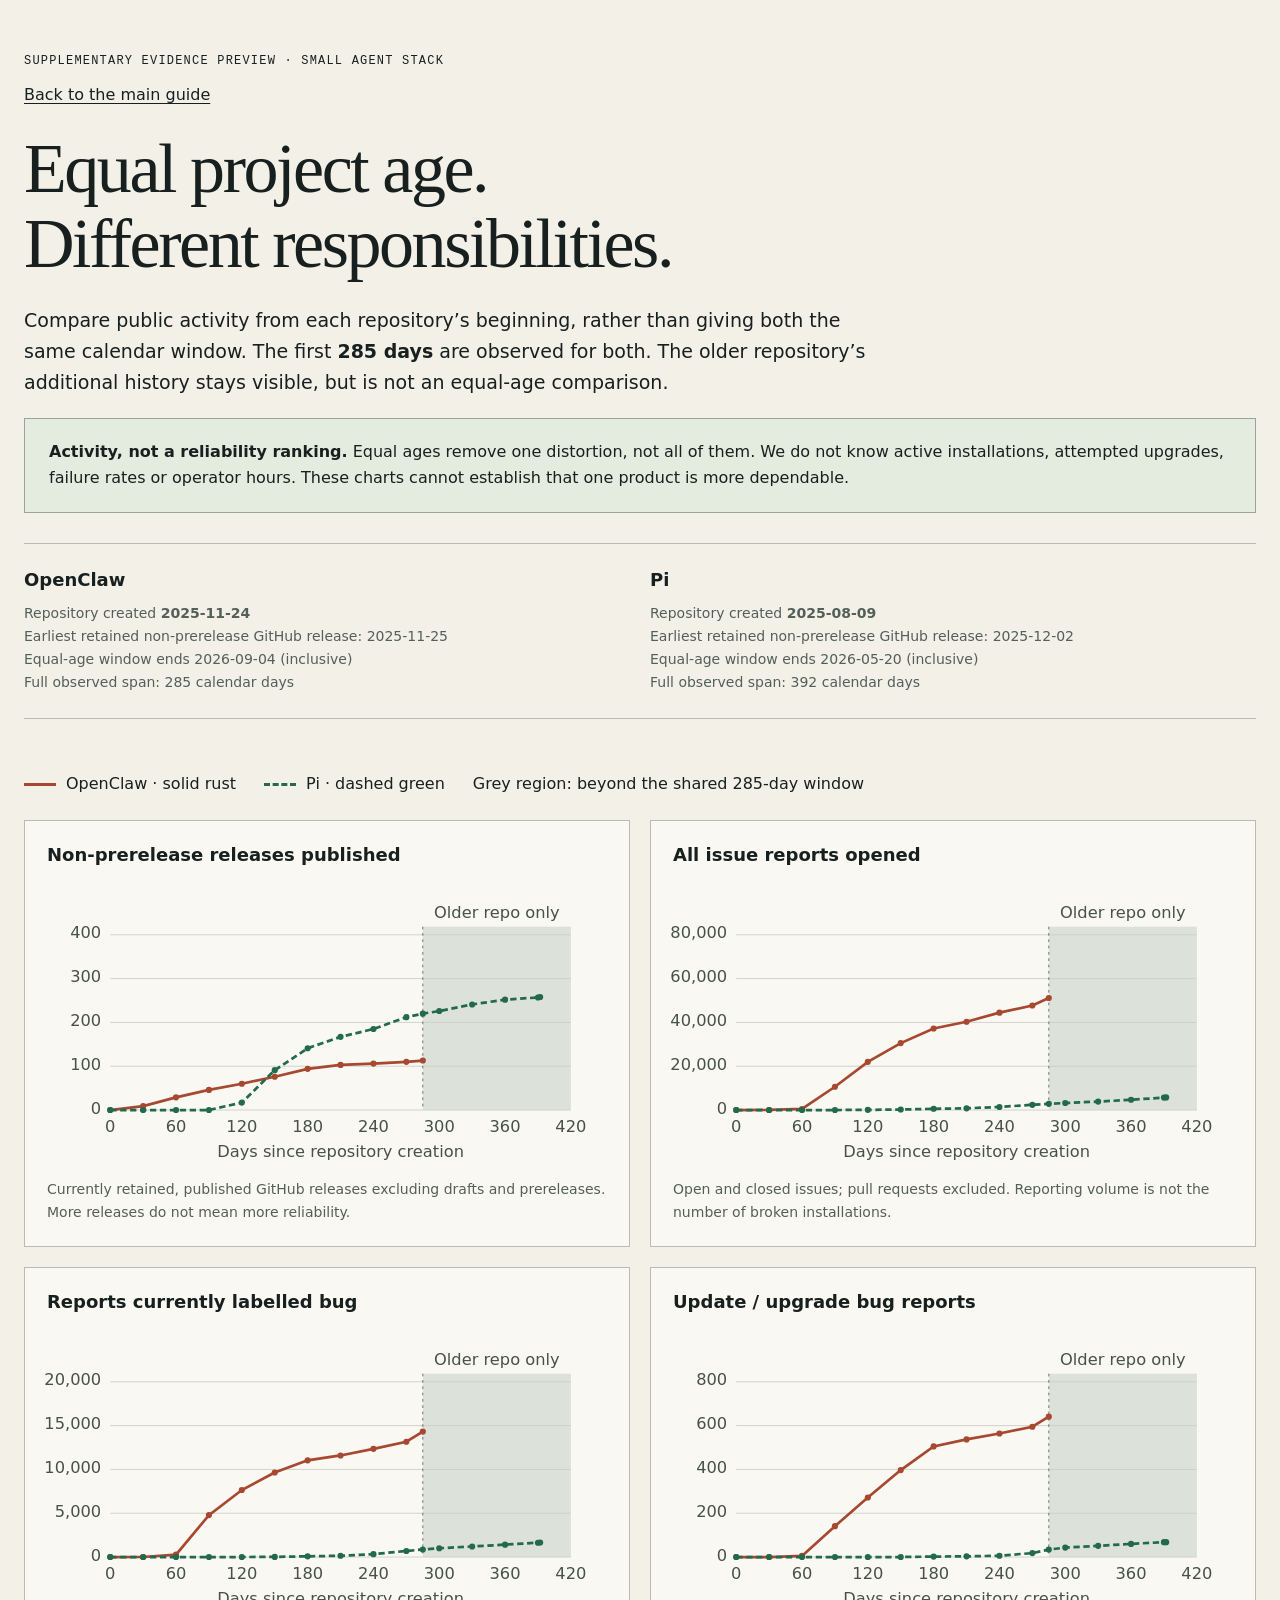
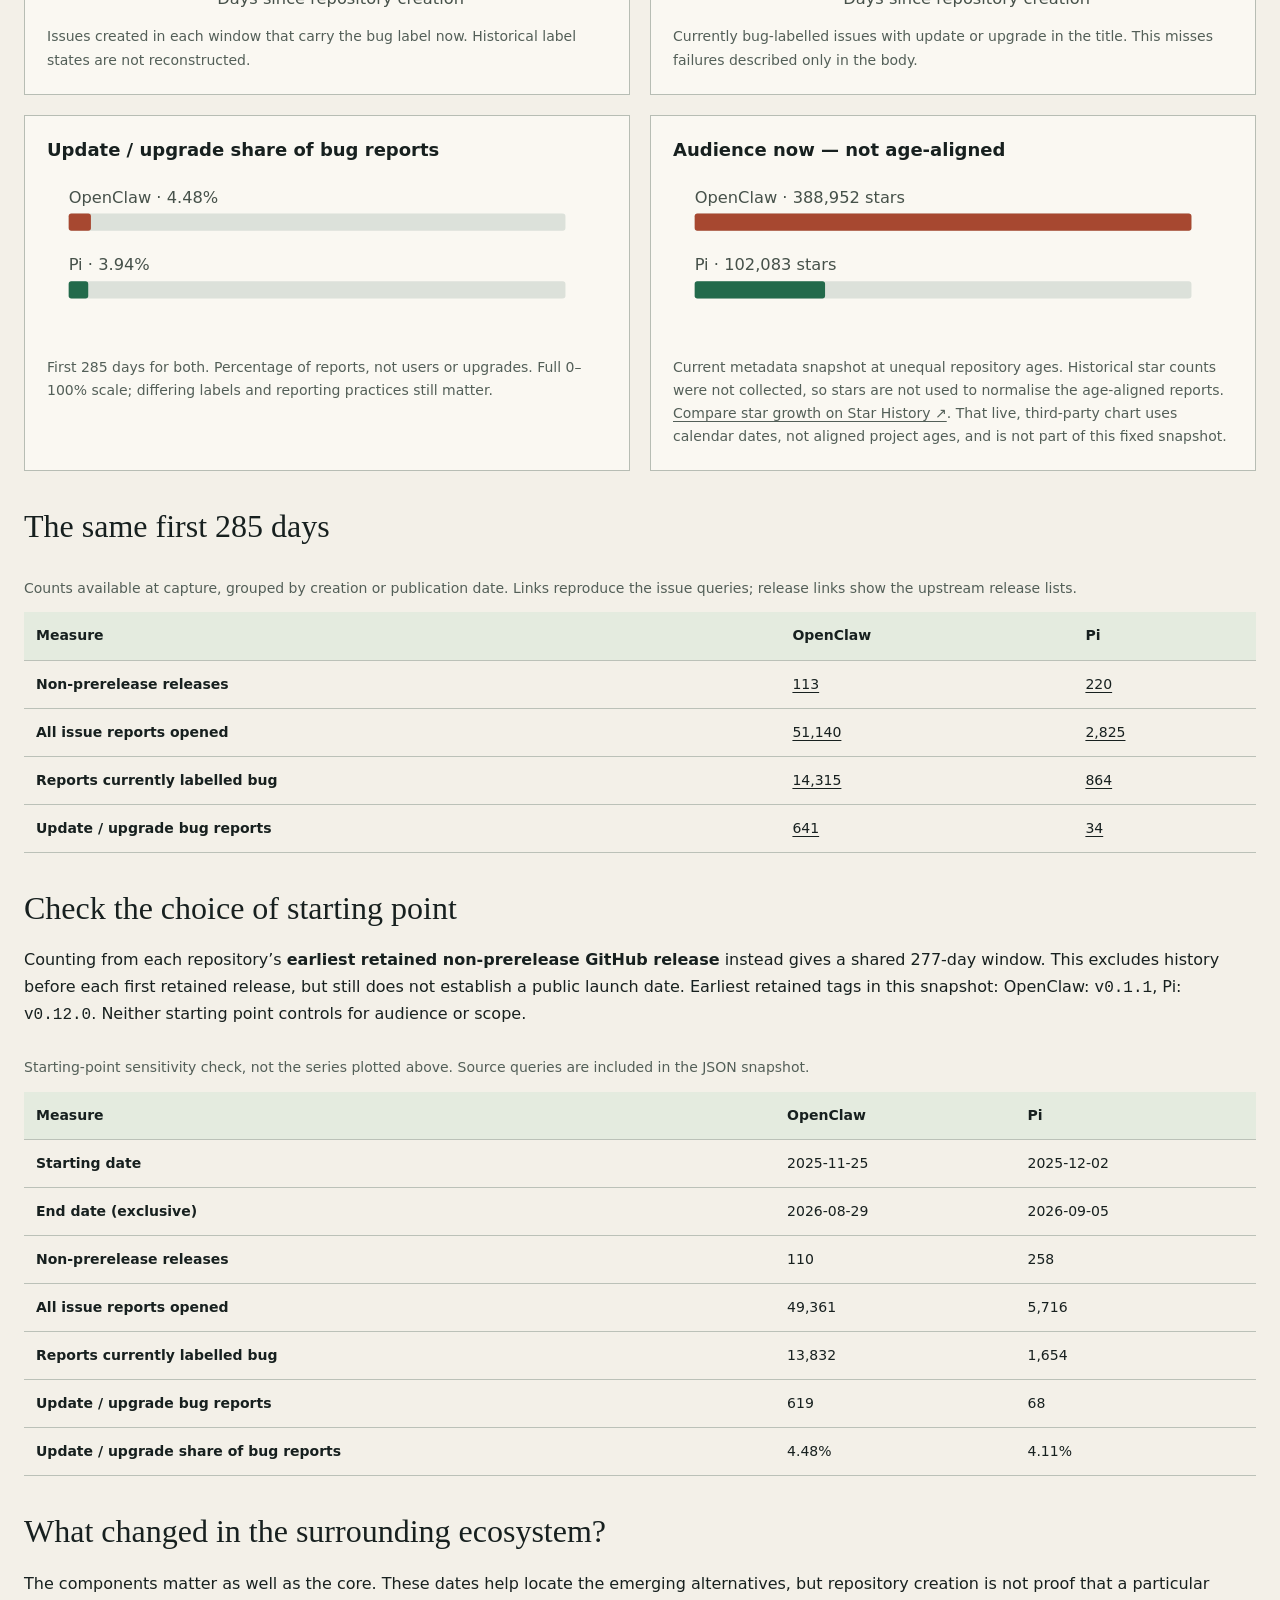
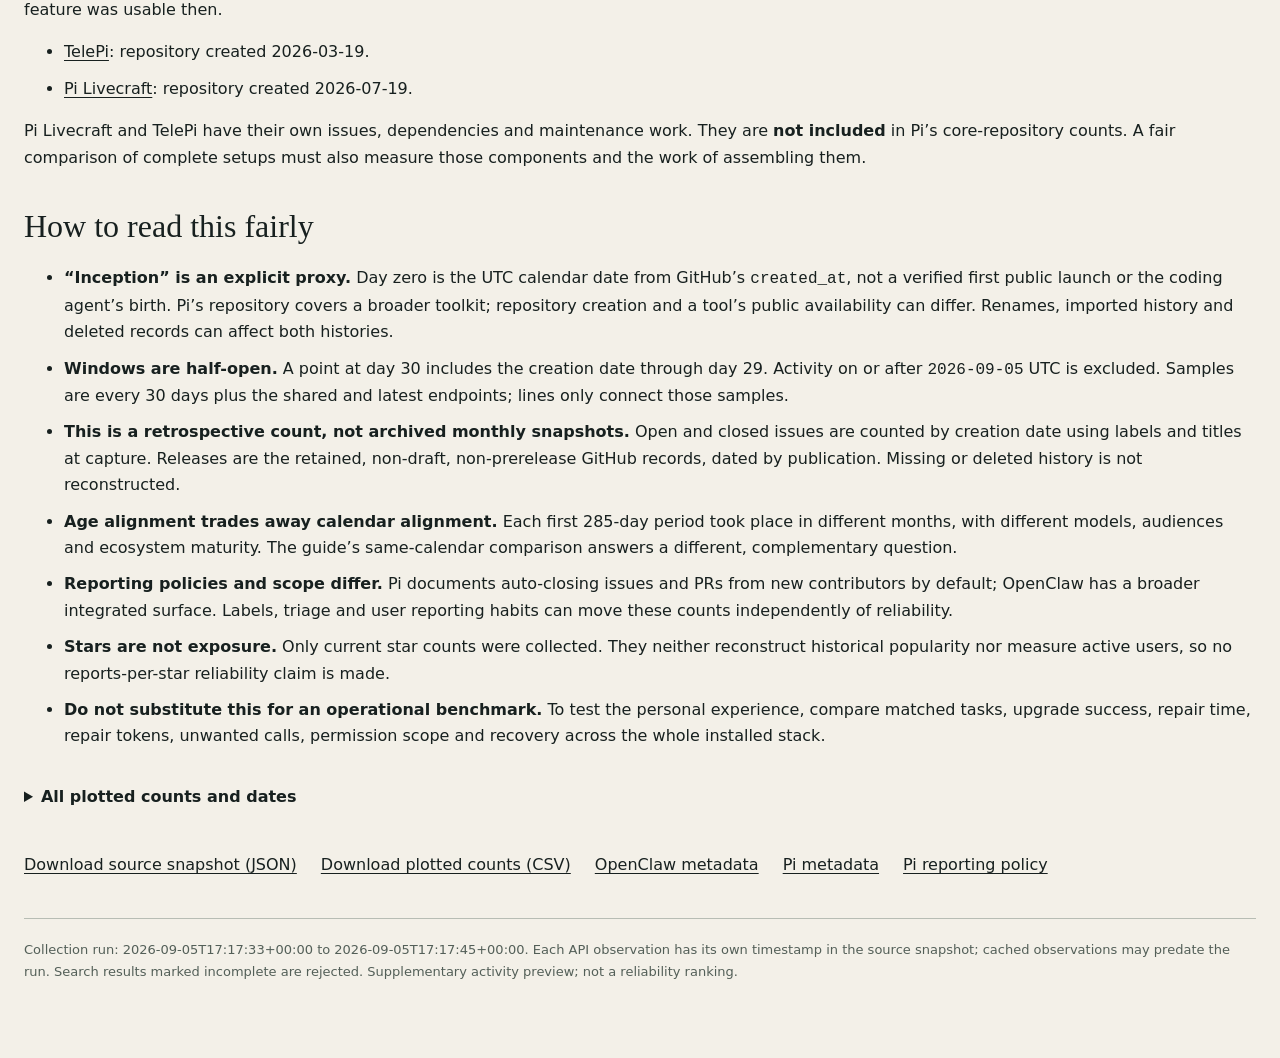
<file: drafts/evidence.html>
<!doctype html>
<html lang="en"><head><meta charset="utf-8"><meta name="viewport" content="width=device-width,initial-scale=1"><meta name="robots" content="noindex"><title>Evidence preview — The Small Agent Stack</title><style>
:root { color-scheme: light; --paper:#f3f0e8; --ink:#17201f; --muted:#535f58; }
* { box-sizing:border-box; } body { margin:0; background:var(--paper); color:var(--ink); font:16px/1.65 system-ui,sans-serif; }
main { max-width:1280px; margin:auto; padding:40px 24px 80px; } a { color:inherit; text-underline-offset:3px; }
.kicker { font:12px/1.5 ui-monospace,monospace; text-transform:uppercase; letter-spacing:.1em; }
h1 { font:clamp(36px,6vw,70px)/1.06 Georgia,serif; letter-spacing:-.035em; max-width:1000px; margin:24px 0; }
h2 { font:32px/1.2 Georgia,serif; margin:36px 0 20px; } h3 { font-size:18px; line-height:1.35; margin:0 0 10px; }
.intro { max-width:850px; font-size:19px; } .note { padding:20px 24px; border:1px solid #9aa499; background:#e4ebdf; }
.legend { display:flex; flex-wrap:wrap; gap:16px 28px; padding:22px 0; } .legend span { display:flex; align-items:center; gap:10px; }
.swatch { display:inline-block; width:32px; border-top:3px solid #a74830; } .swatch.pi { border-color:#226a4b; border-top-style:dashed; }
.grid,.dates { display:grid; grid-template-columns:repeat(2,minmax(0,1fr)); gap:20px; }
.dates { margin:30px 0; padding:24px 0; border-top:1px solid #b7bdb4; border-bottom:1px solid #b7bdb4; }
.dates p,figcaption { color:var(--muted); font-size:14px; margin:0; }
figure { margin:0; min-width:0; padding:22px; border:1px solid #b7bdb4; background:#faf8f2; }
svg { display:block; width:100%; height:auto; overflow:visible; } svg text { font:18px system-ui,sans-serif; fill:#46514a; }
figcaption { margin-top:12px; } .table-scroll { max-width:100%; overflow-x:auto; }
table { width:100%; border-collapse:collapse; text-align:left; font-size:14px; }
caption { text-align:left; margin:12px 0; color:var(--muted); } th,td { padding:12px; border-bottom:1px solid #bbc1b8; white-space:nowrap; }
tbody th { white-space:normal; } thead { background:#e4ebdf; } summary { cursor:pointer; font-weight:650; padding:18px 0; }
li { margin:10px 0; } .links { display:flex; flex-wrap:wrap; gap:12px 24px; margin:24px 0; }
footer { margin-top:40px; padding-top:20px; border-top:1px solid #b7bdb4; color:var(--muted); font-size:13px; }
:focus-visible { outline:3px solid #226a4b; outline-offset:4px; }
@media(max-width:760px) { .grid,.dates { grid-template-columns:1fr; } main { padding:24px 14px 60px; } figure { padding:16px 10px; } }
@media print { details > * { display:block; } figure { break-inside:avoid; } }
</style></head>
<body><main>
<header><p class="kicker">Supplementary evidence preview · Small Agent Stack</p><a href="../index.html#evidence">Back to the main guide</a>
<h1>Equal project age.<br>Different responsibilities.</h1>
<p class="intro">Compare public activity from each repository’s beginning, rather than giving both the same calendar window. The first <strong>285 days</strong> are observed for both. The older repository’s additional history stays visible, but is not an equal-age comparison.</p></header>
<p class="note"><strong>Activity, not a reliability ranking.</strong> Equal ages remove one distortion, not all of them. We do not know active installations, attempted upgrades, failure rates or operator hours. These charts cannot establish that one product is more dependable.</p>
<div class="dates"><div><h3>OpenClaw</h3><p>Repository created <strong>2025-11-24</strong><br>Earliest retained non-prerelease GitHub release: 2025-11-25<br>Equal-age window ends 2026-09-04 (inclusive)<br>Full observed span: 285 calendar days</p></div><div><h3>Pi</h3><p>Repository created <strong>2025-08-09</strong><br>Earliest retained non-prerelease GitHub release: 2025-12-02<br>Equal-age window ends 2026-05-20 (inclusive)<br>Full observed span: 392 calendar days</p></div></div>
<div class="legend" aria-label="Chart legend"><span><i class="swatch" aria-hidden="true"></i>OpenClaw · solid rust</span><span><i class="swatch pi" aria-hidden="true"></i>Pi · dashed green</span><span>Grey region: beyond the shared 285-day window</span></div>
<div class="grid"><figure><h3>Non-prerelease releases published</h3><svg viewBox="0 0 620 320" role="img" aria-labelledby="releases-title releases-desc">
<title id="releases-title">Non-prerelease releases published</title>
<desc id="releases-desc">Cumulative counts since repository creation, on a shared linear scale starting at zero. Both projects have observations through day 285. The shaded region has only the older repository’s observations. Exact values and dates are in the data table below.</desc>
<rect x="416.07" y="55" width="163.93" height="203" fill="#dce1da"/>
<text x="498.04" y="45" text-anchor="middle" font-size="12">Older repo only</text>
<line x1="70" y1="258.00" x2="580" y2="258.00" stroke="#cbd0c8"/>
<text x="60" y="262.00" text-anchor="end">0</text>
<line x1="70" y1="209.50" x2="580" y2="209.50" stroke="#cbd0c8"/>
<text x="60" y="213.50" text-anchor="end">100</text>
<line x1="70" y1="161.00" x2="580" y2="161.00" stroke="#cbd0c8"/>
<text x="60" y="165.00" text-anchor="end">200</text>
<line x1="70" y1="112.50" x2="580" y2="112.50" stroke="#cbd0c8"/>
<text x="60" y="116.50" text-anchor="end">300</text>
<line x1="70" y1="64.00" x2="580" y2="64.00" stroke="#cbd0c8"/>
<text x="60" y="68.00" text-anchor="end">400</text>
<text x="70.00" y="282" text-anchor="middle">0</text>
<text x="142.86" y="282" text-anchor="middle">60</text>
<text x="215.71" y="282" text-anchor="middle">120</text>
<text x="288.57" y="282" text-anchor="middle">180</text>
<text x="361.43" y="282" text-anchor="middle">240</text>
<text x="434.29" y="282" text-anchor="middle">300</text>
<text x="507.14" y="282" text-anchor="middle">360</text>
<text x="580.00" y="282" text-anchor="middle">420</text>
<line x1="416.07" y1="55" x2="416.07" y2="258" stroke="#626a66" stroke-dasharray="3 4"/>
<text x="325" y="310" text-anchor="middle">Days since repository creation</text>
<polyline points="70.00,258.00 106.43,253.63 142.86,243.94 179.29,235.69 215.71,228.90 252.14,221.14 288.57,212.41 325.00,208.05 361.43,206.59 397.86,204.65 416.07,203.19" fill="none" stroke="#a74830" stroke-width="3"/>
<circle cx="70.00" cy="258.00" r="3.4" fill="#a74830"><title>OpenClaw, day 0: 0; through 2025-11-24 exclusive</title></circle>
<circle cx="106.43" cy="253.63" r="3.4" fill="#a74830"><title>OpenClaw, day 30: 9; through 2025-12-24 exclusive</title></circle>
<circle cx="142.86" cy="243.94" r="3.4" fill="#a74830"><title>OpenClaw, day 60: 29; through 2026-01-23 exclusive</title></circle>
<circle cx="179.29" cy="235.69" r="3.4" fill="#a74830"><title>OpenClaw, day 90: 46; through 2026-02-22 exclusive</title></circle>
<circle cx="215.71" cy="228.90" r="3.4" fill="#a74830"><title>OpenClaw, day 120: 60; through 2026-03-24 exclusive</title></circle>
<circle cx="252.14" cy="221.14" r="3.4" fill="#a74830"><title>OpenClaw, day 150: 76; through 2026-04-23 exclusive</title></circle>
<circle cx="288.57" cy="212.41" r="3.4" fill="#a74830"><title>OpenClaw, day 180: 94; through 2026-05-23 exclusive</title></circle>
<circle cx="325.00" cy="208.05" r="3.4" fill="#a74830"><title>OpenClaw, day 210: 103; through 2026-06-22 exclusive</title></circle>
<circle cx="361.43" cy="206.59" r="3.4" fill="#a74830"><title>OpenClaw, day 240: 106; through 2026-07-22 exclusive</title></circle>
<circle cx="397.86" cy="204.65" r="3.4" fill="#a74830"><title>OpenClaw, day 270: 110; through 2026-08-21 exclusive</title></circle>
<circle cx="416.07" cy="203.19" r="3.4" fill="#a74830"><title>OpenClaw, day 285: 113; through 2026-09-05 exclusive</title></circle>
<polyline points="70.00,258.00 106.43,258.00 142.86,258.00 179.29,258.00 215.71,249.75 252.14,213.87 288.57,189.62 325.00,177.00 361.43,168.27 397.86,155.18 416.07,151.30 434.29,148.39 470.71,141.12 507.14,135.78 543.57,133.36 546.00,132.87" fill="none" stroke="#226a4b" stroke-width="3" stroke-dasharray="7 4"/>
<circle cx="70.00" cy="258.00" r="3.4" fill="#226a4b"><title>Pi, day 0: 0; through 2025-08-09 exclusive</title></circle>
<circle cx="106.43" cy="258.00" r="3.4" fill="#226a4b"><title>Pi, day 30: 0; through 2025-09-08 exclusive</title></circle>
<circle cx="142.86" cy="258.00" r="3.4" fill="#226a4b"><title>Pi, day 60: 0; through 2025-10-08 exclusive</title></circle>
<circle cx="179.29" cy="258.00" r="3.4" fill="#226a4b"><title>Pi, day 90: 0; through 2025-11-07 exclusive</title></circle>
<circle cx="215.71" cy="249.75" r="3.4" fill="#226a4b"><title>Pi, day 120: 17; through 2025-12-07 exclusive</title></circle>
<circle cx="252.14" cy="213.87" r="3.4" fill="#226a4b"><title>Pi, day 150: 91; through 2026-01-06 exclusive</title></circle>
<circle cx="288.57" cy="189.62" r="3.4" fill="#226a4b"><title>Pi, day 180: 141; through 2026-02-05 exclusive</title></circle>
<circle cx="325.00" cy="177.00" r="3.4" fill="#226a4b"><title>Pi, day 210: 167; through 2026-03-07 exclusive</title></circle>
<circle cx="361.43" cy="168.27" r="3.4" fill="#226a4b"><title>Pi, day 240: 185; through 2026-04-06 exclusive</title></circle>
<circle cx="397.86" cy="155.18" r="3.4" fill="#226a4b"><title>Pi, day 270: 212; through 2026-05-06 exclusive</title></circle>
<circle cx="416.07" cy="151.30" r="3.4" fill="#226a4b"><title>Pi, day 285: 220; through 2026-05-21 exclusive</title></circle>
<circle cx="434.29" cy="148.39" r="3.4" fill="#226a4b"><title>Pi, day 300: 226; through 2026-06-05 exclusive</title></circle>
<circle cx="470.71" cy="141.12" r="3.4" fill="#226a4b"><title>Pi, day 330: 241; through 2026-07-05 exclusive</title></circle>
<circle cx="507.14" cy="135.78" r="3.4" fill="#226a4b"><title>Pi, day 360: 252; through 2026-08-04 exclusive</title></circle>
<circle cx="543.57" cy="133.36" r="3.4" fill="#226a4b"><title>Pi, day 390: 257; through 2026-09-03 exclusive</title></circle>
<circle cx="546.00" cy="132.87" r="3.4" fill="#226a4b"><title>Pi, day 392: 258; through 2026-09-05 exclusive</title></circle>
</svg><figcaption>Currently retained, published GitHub releases excluding drafts and prereleases. More releases do not mean more reliability.</figcaption></figure><figure><h3>All issue reports opened</h3><svg viewBox="0 0 620 320" role="img" aria-labelledby="issues-title issues-desc">
<title id="issues-title">All issue reports opened</title>
<desc id="issues-desc">Cumulative counts since repository creation, on a shared linear scale starting at zero. Both projects have observations through day 285. The shaded region has only the older repository’s observations. Exact values and dates are in the data table below.</desc>
<rect x="416.07" y="55" width="163.93" height="203" fill="#dce1da"/>
<text x="498.04" y="45" text-anchor="middle" font-size="12">Older repo only</text>
<line x1="70" y1="258.00" x2="580" y2="258.00" stroke="#cbd0c8"/>
<text x="60" y="262.00" text-anchor="end">0</text>
<line x1="70" y1="209.50" x2="580" y2="209.50" stroke="#cbd0c8"/>
<text x="60" y="213.50" text-anchor="end">20,000</text>
<line x1="70" y1="161.00" x2="580" y2="161.00" stroke="#cbd0c8"/>
<text x="60" y="165.00" text-anchor="end">40,000</text>
<line x1="70" y1="112.50" x2="580" y2="112.50" stroke="#cbd0c8"/>
<text x="60" y="116.50" text-anchor="end">60,000</text>
<line x1="70" y1="64.00" x2="580" y2="64.00" stroke="#cbd0c8"/>
<text x="60" y="68.00" text-anchor="end">80,000</text>
<text x="70.00" y="282" text-anchor="middle">0</text>
<text x="142.86" y="282" text-anchor="middle">60</text>
<text x="215.71" y="282" text-anchor="middle">120</text>
<text x="288.57" y="282" text-anchor="middle">180</text>
<text x="361.43" y="282" text-anchor="middle">240</text>
<text x="434.29" y="282" text-anchor="middle">300</text>
<text x="507.14" y="282" text-anchor="middle">360</text>
<text x="580.00" y="282" text-anchor="middle">420</text>
<line x1="416.07" y1="55" x2="416.07" y2="258" stroke="#626a66" stroke-dasharray="3 4"/>
<text x="325" y="310" text-anchor="middle">Days since repository creation</text>
<polyline points="70.00,258.00 106.43,257.93 142.86,256.80 179.29,232.23 215.71,204.62 252.14,183.89 288.57,167.76 325.00,160.26 361.43,150.18 397.86,142.22 416.07,133.99" fill="none" stroke="#a74830" stroke-width="3"/>
<circle cx="70.00" cy="258.00" r="3.4" fill="#a74830"><title>OpenClaw, day 0: 0; through 2025-11-24 exclusive</title></circle>
<circle cx="106.43" cy="257.93" r="3.4" fill="#a74830"><title>OpenClaw, day 30: 28; through 2025-12-24 exclusive</title></circle>
<circle cx="142.86" cy="256.80" r="3.4" fill="#a74830"><title>OpenClaw, day 60: 496; through 2026-01-23 exclusive</title></circle>
<circle cx="179.29" cy="232.23" r="3.4" fill="#a74830"><title>OpenClaw, day 90: 10,628; through 2026-02-22 exclusive</title></circle>
<circle cx="215.71" cy="204.62" r="3.4" fill="#a74830"><title>OpenClaw, day 120: 22,012; through 2026-03-24 exclusive</title></circle>
<circle cx="252.14" cy="183.89" r="3.4" fill="#a74830"><title>OpenClaw, day 150: 30,559; through 2026-04-23 exclusive</title></circle>
<circle cx="288.57" cy="167.76" r="3.4" fill="#a74830"><title>OpenClaw, day 180: 37,212; through 2026-05-23 exclusive</title></circle>
<circle cx="325.00" cy="160.26" r="3.4" fill="#a74830"><title>OpenClaw, day 210: 40,304; through 2026-06-22 exclusive</title></circle>
<circle cx="361.43" cy="150.18" r="3.4" fill="#a74830"><title>OpenClaw, day 240: 44,462; through 2026-07-22 exclusive</title></circle>
<circle cx="397.86" cy="142.22" r="3.4" fill="#a74830"><title>OpenClaw, day 270: 47,745; through 2026-08-21 exclusive</title></circle>
<circle cx="416.07" cy="133.99" r="3.4" fill="#a74830"><title>OpenClaw, day 285: 51,140; through 2026-09-05 exclusive</title></circle>
<polyline points="70.00,258.00 106.43,258.00 142.86,258.00 179.29,258.00 215.71,257.79 252.14,257.45 288.57,256.63 325.00,256.10 361.43,254.59 397.86,252.22 416.07,251.15 434.29,250.20 470.71,248.65 507.14,246.64 543.57,244.21 546.00,243.99" fill="none" stroke="#226a4b" stroke-width="3" stroke-dasharray="7 4"/>
<circle cx="70.00" cy="258.00" r="3.4" fill="#226a4b"><title>Pi, day 0: 0; through 2025-08-09 exclusive</title></circle>
<circle cx="106.43" cy="258.00" r="3.4" fill="#226a4b"><title>Pi, day 30: 0; through 2025-09-08 exclusive</title></circle>
<circle cx="142.86" cy="258.00" r="3.4" fill="#226a4b"><title>Pi, day 60: 0; through 2025-10-08 exclusive</title></circle>
<circle cx="179.29" cy="258.00" r="3.4" fill="#226a4b"><title>Pi, day 90: 0; through 2025-11-07 exclusive</title></circle>
<circle cx="215.71" cy="257.79" r="3.4" fill="#226a4b"><title>Pi, day 120: 85; through 2025-12-07 exclusive</title></circle>
<circle cx="252.14" cy="257.45" r="3.4" fill="#226a4b"><title>Pi, day 150: 225; through 2026-01-06 exclusive</title></circle>
<circle cx="288.57" cy="256.63" r="3.4" fill="#226a4b"><title>Pi, day 180: 566; through 2026-02-05 exclusive</title></circle>
<circle cx="325.00" cy="256.10" r="3.4" fill="#226a4b"><title>Pi, day 210: 785; through 2026-03-07 exclusive</title></circle>
<circle cx="361.43" cy="254.59" r="3.4" fill="#226a4b"><title>Pi, day 240: 1,407; through 2026-04-06 exclusive</title></circle>
<circle cx="397.86" cy="252.22" r="3.4" fill="#226a4b"><title>Pi, day 270: 2,383; through 2026-05-06 exclusive</title></circle>
<circle cx="416.07" cy="251.15" r="3.4" fill="#226a4b"><title>Pi, day 285: 2,825; through 2026-05-21 exclusive</title></circle>
<circle cx="434.29" cy="250.20" r="3.4" fill="#226a4b"><title>Pi, day 300: 3,217; through 2026-06-05 exclusive</title></circle>
<circle cx="470.71" cy="248.65" r="3.4" fill="#226a4b"><title>Pi, day 330: 3,855; through 2026-07-05 exclusive</title></circle>
<circle cx="507.14" cy="246.64" r="3.4" fill="#226a4b"><title>Pi, day 360: 4,684; through 2026-08-04 exclusive</title></circle>
<circle cx="543.57" cy="244.21" r="3.4" fill="#226a4b"><title>Pi, day 390: 5,688; through 2026-09-03 exclusive</title></circle>
<circle cx="546.00" cy="243.99" r="3.4" fill="#226a4b"><title>Pi, day 392: 5,777; through 2026-09-05 exclusive</title></circle>
</svg><figcaption>Open and closed issues; pull requests excluded. Reporting volume is not the number of broken installations.</figcaption></figure><figure><h3>Reports currently labelled bug</h3><svg viewBox="0 0 620 320" role="img" aria-labelledby="bugs-title bugs-desc">
<title id="bugs-title">Reports currently labelled bug</title>
<desc id="bugs-desc">Cumulative counts since repository creation, on a shared linear scale starting at zero. Both projects have observations through day 285. The shaded region has only the older repository’s observations. Exact values and dates are in the data table below.</desc>
<rect x="416.07" y="55" width="163.93" height="203" fill="#dce1da"/>
<text x="498.04" y="45" text-anchor="middle" font-size="12">Older repo only</text>
<line x1="70" y1="258.00" x2="580" y2="258.00" stroke="#cbd0c8"/>
<text x="60" y="262.00" text-anchor="end">0</text>
<line x1="70" y1="209.50" x2="580" y2="209.50" stroke="#cbd0c8"/>
<text x="60" y="213.50" text-anchor="end">5,000</text>
<line x1="70" y1="161.00" x2="580" y2="161.00" stroke="#cbd0c8"/>
<text x="60" y="165.00" text-anchor="end">10,000</text>
<line x1="70" y1="112.50" x2="580" y2="112.50" stroke="#cbd0c8"/>
<text x="60" y="116.50" text-anchor="end">15,000</text>
<line x1="70" y1="64.00" x2="580" y2="64.00" stroke="#cbd0c8"/>
<text x="60" y="68.00" text-anchor="end">20,000</text>
<text x="70.00" y="282" text-anchor="middle">0</text>
<text x="142.86" y="282" text-anchor="middle">60</text>
<text x="215.71" y="282" text-anchor="middle">120</text>
<text x="288.57" y="282" text-anchor="middle">180</text>
<text x="361.43" y="282" text-anchor="middle">240</text>
<text x="434.29" y="282" text-anchor="middle">300</text>
<text x="507.14" y="282" text-anchor="middle">360</text>
<text x="580.00" y="282" text-anchor="middle">420</text>
<line x1="416.07" y1="55" x2="416.07" y2="258" stroke="#626a66" stroke-dasharray="3 4"/>
<text x="325" y="310" text-anchor="middle">Days since repository creation</text>
<polyline points="70.00,258.00 106.43,257.97 142.86,255.39 179.29,211.60 215.71,183.83 252.14,164.45 288.57,150.92 325.00,145.54 361.43,138.20 397.86,130.36 416.07,119.14" fill="none" stroke="#a74830" stroke-width="3"/>
<circle cx="70.00" cy="258.00" r="3.4" fill="#a74830"><title>OpenClaw, day 0: 0; through 2025-11-24 exclusive</title></circle>
<circle cx="106.43" cy="257.97" r="3.4" fill="#a74830"><title>OpenClaw, day 30: 3; through 2025-12-24 exclusive</title></circle>
<circle cx="142.86" cy="255.39" r="3.4" fill="#a74830"><title>OpenClaw, day 60: 269; through 2026-01-23 exclusive</title></circle>
<circle cx="179.29" cy="211.60" r="3.4" fill="#a74830"><title>OpenClaw, day 90: 4,784; through 2026-02-22 exclusive</title></circle>
<circle cx="215.71" cy="183.83" r="3.4" fill="#a74830"><title>OpenClaw, day 120: 7,646; through 2026-03-24 exclusive</title></circle>
<circle cx="252.14" cy="164.45" r="3.4" fill="#a74830"><title>OpenClaw, day 150: 9,644; through 2026-04-23 exclusive</title></circle>
<circle cx="288.57" cy="150.92" r="3.4" fill="#a74830"><title>OpenClaw, day 180: 11,039; through 2026-05-23 exclusive</title></circle>
<circle cx="325.00" cy="145.54" r="3.4" fill="#a74830"><title>OpenClaw, day 210: 11,594; through 2026-06-22 exclusive</title></circle>
<circle cx="361.43" cy="138.20" r="3.4" fill="#a74830"><title>OpenClaw, day 240: 12,350; through 2026-07-22 exclusive</title></circle>
<circle cx="397.86" cy="130.36" r="3.4" fill="#a74830"><title>OpenClaw, day 270: 13,159; through 2026-08-21 exclusive</title></circle>
<circle cx="416.07" cy="119.14" r="3.4" fill="#a74830"><title>OpenClaw, day 285: 14,315; through 2026-09-05 exclusive</title></circle>
<polyline points="70.00,258.00 106.43,258.00 142.86,258.00 179.29,258.00 215.71,257.99 252.14,257.84 288.57,257.21 325.00,256.62 361.43,254.82 397.86,251.28 416.07,249.62 434.29,248.26 470.71,246.33 507.14,244.27 543.57,242.13 546.00,241.95" fill="none" stroke="#226a4b" stroke-width="3" stroke-dasharray="7 4"/>
<circle cx="70.00" cy="258.00" r="3.4" fill="#226a4b"><title>Pi, day 0: 0; through 2025-08-09 exclusive</title></circle>
<circle cx="106.43" cy="258.00" r="3.4" fill="#226a4b"><title>Pi, day 30: 0; through 2025-09-08 exclusive</title></circle>
<circle cx="142.86" cy="258.00" r="3.4" fill="#226a4b"><title>Pi, day 60: 0; through 2025-10-08 exclusive</title></circle>
<circle cx="179.29" cy="258.00" r="3.4" fill="#226a4b"><title>Pi, day 90: 0; through 2025-11-07 exclusive</title></circle>
<circle cx="215.71" cy="257.99" r="3.4" fill="#226a4b"><title>Pi, day 120: 1; through 2025-12-07 exclusive</title></circle>
<circle cx="252.14" cy="257.84" r="3.4" fill="#226a4b"><title>Pi, day 150: 16; through 2026-01-06 exclusive</title></circle>
<circle cx="288.57" cy="257.21" r="3.4" fill="#226a4b"><title>Pi, day 180: 81; through 2026-02-05 exclusive</title></circle>
<circle cx="325.00" cy="256.62" r="3.4" fill="#226a4b"><title>Pi, day 210: 142; through 2026-03-07 exclusive</title></circle>
<circle cx="361.43" cy="254.82" r="3.4" fill="#226a4b"><title>Pi, day 240: 328; through 2026-04-06 exclusive</title></circle>
<circle cx="397.86" cy="251.28" r="3.4" fill="#226a4b"><title>Pi, day 270: 693; through 2026-05-06 exclusive</title></circle>
<circle cx="416.07" cy="249.62" r="3.4" fill="#226a4b"><title>Pi, day 285: 864; through 2026-05-21 exclusive</title></circle>
<circle cx="434.29" cy="248.26" r="3.4" fill="#226a4b"><title>Pi, day 300: 1,004; through 2026-06-05 exclusive</title></circle>
<circle cx="470.71" cy="246.33" r="3.4" fill="#226a4b"><title>Pi, day 330: 1,203; through 2026-07-05 exclusive</title></circle>
<circle cx="507.14" cy="244.27" r="3.4" fill="#226a4b"><title>Pi, day 360: 1,415; through 2026-08-04 exclusive</title></circle>
<circle cx="543.57" cy="242.13" r="3.4" fill="#226a4b"><title>Pi, day 390: 1,636; through 2026-09-03 exclusive</title></circle>
<circle cx="546.00" cy="241.95" r="3.4" fill="#226a4b"><title>Pi, day 392: 1,655; through 2026-09-05 exclusive</title></circle>
</svg><figcaption>Issues created in each window that carry the bug label now. Historical label states are not reconstructed.</figcaption></figure><figure><h3>Update / upgrade bug reports</h3><svg viewBox="0 0 620 320" role="img" aria-labelledby="upgrade_bugs-title upgrade_bugs-desc">
<title id="upgrade_bugs-title">Update / upgrade bug reports</title>
<desc id="upgrade_bugs-desc">Cumulative counts since repository creation, on a shared linear scale starting at zero. Both projects have observations through day 285. The shaded region has only the older repository’s observations. Exact values and dates are in the data table below.</desc>
<rect x="416.07" y="55" width="163.93" height="203" fill="#dce1da"/>
<text x="498.04" y="45" text-anchor="middle" font-size="12">Older repo only</text>
<line x1="70" y1="258.00" x2="580" y2="258.00" stroke="#cbd0c8"/>
<text x="60" y="262.00" text-anchor="end">0</text>
<line x1="70" y1="209.50" x2="580" y2="209.50" stroke="#cbd0c8"/>
<text x="60" y="213.50" text-anchor="end">200</text>
<line x1="70" y1="161.00" x2="580" y2="161.00" stroke="#cbd0c8"/>
<text x="60" y="165.00" text-anchor="end">400</text>
<line x1="70" y1="112.50" x2="580" y2="112.50" stroke="#cbd0c8"/>
<text x="60" y="116.50" text-anchor="end">600</text>
<line x1="70" y1="64.00" x2="580" y2="64.00" stroke="#cbd0c8"/>
<text x="60" y="68.00" text-anchor="end">800</text>
<text x="70.00" y="282" text-anchor="middle">0</text>
<text x="142.86" y="282" text-anchor="middle">60</text>
<text x="215.71" y="282" text-anchor="middle">120</text>
<text x="288.57" y="282" text-anchor="middle">180</text>
<text x="361.43" y="282" text-anchor="middle">240</text>
<text x="434.29" y="282" text-anchor="middle">300</text>
<text x="507.14" y="282" text-anchor="middle">360</text>
<text x="580.00" y="282" text-anchor="middle">420</text>
<line x1="416.07" y1="55" x2="416.07" y2="258" stroke="#626a66" stroke-dasharray="3 4"/>
<text x="325" y="310" text-anchor="middle">Days since repository creation</text>
<polyline points="70.00,258.00 106.43,258.00 142.86,256.79 179.29,223.81 215.71,192.04 252.14,161.73 288.57,135.54 325.00,127.78 361.43,121.23 397.86,113.71 416.07,102.56" fill="none" stroke="#a74830" stroke-width="3"/>
<circle cx="70.00" cy="258.00" r="3.4" fill="#a74830"><title>OpenClaw, day 0: 0; through 2025-11-24 exclusive</title></circle>
<circle cx="106.43" cy="258.00" r="3.4" fill="#a74830"><title>OpenClaw, day 30: 0; through 2025-12-24 exclusive</title></circle>
<circle cx="142.86" cy="256.79" r="3.4" fill="#a74830"><title>OpenClaw, day 60: 5; through 2026-01-23 exclusive</title></circle>
<circle cx="179.29" cy="223.81" r="3.4" fill="#a74830"><title>OpenClaw, day 90: 141; through 2026-02-22 exclusive</title></circle>
<circle cx="215.71" cy="192.04" r="3.4" fill="#a74830"><title>OpenClaw, day 120: 272; through 2026-03-24 exclusive</title></circle>
<circle cx="252.14" cy="161.73" r="3.4" fill="#a74830"><title>OpenClaw, day 150: 397; through 2026-04-23 exclusive</title></circle>
<circle cx="288.57" cy="135.54" r="3.4" fill="#a74830"><title>OpenClaw, day 180: 505; through 2026-05-23 exclusive</title></circle>
<circle cx="325.00" cy="127.78" r="3.4" fill="#a74830"><title>OpenClaw, day 210: 537; through 2026-06-22 exclusive</title></circle>
<circle cx="361.43" cy="121.23" r="3.4" fill="#a74830"><title>OpenClaw, day 240: 564; through 2026-07-22 exclusive</title></circle>
<circle cx="397.86" cy="113.71" r="3.4" fill="#a74830"><title>OpenClaw, day 270: 595; through 2026-08-21 exclusive</title></circle>
<circle cx="416.07" cy="102.56" r="3.4" fill="#a74830"><title>OpenClaw, day 285: 641; through 2026-09-05 exclusive</title></circle>
<polyline points="70.00,258.00 106.43,258.00 142.86,258.00 179.29,258.00 215.71,258.00 252.14,258.00 288.57,257.51 325.00,257.27 361.43,256.55 397.86,253.63 416.07,249.75 434.29,247.57 470.71,245.63 507.14,243.45 543.57,241.51 546.00,241.51" fill="none" stroke="#226a4b" stroke-width="3" stroke-dasharray="7 4"/>
<circle cx="70.00" cy="258.00" r="3.4" fill="#226a4b"><title>Pi, day 0: 0; through 2025-08-09 exclusive</title></circle>
<circle cx="106.43" cy="258.00" r="3.4" fill="#226a4b"><title>Pi, day 30: 0; through 2025-09-08 exclusive</title></circle>
<circle cx="142.86" cy="258.00" r="3.4" fill="#226a4b"><title>Pi, day 60: 0; through 2025-10-08 exclusive</title></circle>
<circle cx="179.29" cy="258.00" r="3.4" fill="#226a4b"><title>Pi, day 90: 0; through 2025-11-07 exclusive</title></circle>
<circle cx="215.71" cy="258.00" r="3.4" fill="#226a4b"><title>Pi, day 120: 0; through 2025-12-07 exclusive</title></circle>
<circle cx="252.14" cy="258.00" r="3.4" fill="#226a4b"><title>Pi, day 150: 0; through 2026-01-06 exclusive</title></circle>
<circle cx="288.57" cy="257.51" r="3.4" fill="#226a4b"><title>Pi, day 180: 2; through 2026-02-05 exclusive</title></circle>
<circle cx="325.00" cy="257.27" r="3.4" fill="#226a4b"><title>Pi, day 210: 3; through 2026-03-07 exclusive</title></circle>
<circle cx="361.43" cy="256.55" r="3.4" fill="#226a4b"><title>Pi, day 240: 6; through 2026-04-06 exclusive</title></circle>
<circle cx="397.86" cy="253.63" r="3.4" fill="#226a4b"><title>Pi, day 270: 18; through 2026-05-06 exclusive</title></circle>
<circle cx="416.07" cy="249.75" r="3.4" fill="#226a4b"><title>Pi, day 285: 34; through 2026-05-21 exclusive</title></circle>
<circle cx="434.29" cy="247.57" r="3.4" fill="#226a4b"><title>Pi, day 300: 43; through 2026-06-05 exclusive</title></circle>
<circle cx="470.71" cy="245.63" r="3.4" fill="#226a4b"><title>Pi, day 330: 51; through 2026-07-05 exclusive</title></circle>
<circle cx="507.14" cy="243.45" r="3.4" fill="#226a4b"><title>Pi, day 360: 60; through 2026-08-04 exclusive</title></circle>
<circle cx="543.57" cy="241.51" r="3.4" fill="#226a4b"><title>Pi, day 390: 68; through 2026-09-03 exclusive</title></circle>
<circle cx="546.00" cy="241.51" r="3.4" fill="#226a4b"><title>Pi, day 392: 68; through 2026-09-05 exclusive</title></circle>
</svg><figcaption>Currently bug-labelled issues with update or upgrade in the title. This misses failures described only in the body.</figcaption></figure><figure><h3>Update / upgrade share of bug reports</h3><svg viewBox="0 0 620 190" role="img" aria-labelledby="share-title">
<title id="share-title">Share of bug-labelled reports in each repository’s first 285 days</title>
<text x="24" y="34">OpenClaw · 4.48%</text>
<rect x="24" y="46" width="550" height="19" rx="3" fill="#dce1da"/>
<rect x="24" y="46" width="24.63" height="19" rx="3" fill="#a74830"/>
<text x="24" y="109">Pi · 3.94%</text>
<rect x="24" y="121" width="550" height="19" rx="3" fill="#dce1da"/>
<rect x="24" y="121" width="21.64" height="19" rx="3" fill="#226a4b"/>
</svg><figcaption>First 285 days for both. Percentage of reports, not users or upgrades. Full 0–100% scale; differing labels and reporting practices still matter.</figcaption></figure><figure><h3>Audience now — not age-aligned</h3><svg viewBox="0 0 620 190" role="img" aria-labelledby="stars-title">
<title id="stars-title">Current GitHub stars, not historical audience or active users</title>
<text x="24" y="34">OpenClaw · 388,952 stars</text>
<rect x="24" y="46" width="550" height="19" rx="3" fill="#dce1da"/>
<rect x="24" y="46" width="550.00" height="19" rx="3" fill="#a74830"/>
<text x="24" y="109">Pi · 102,083 stars</text>
<rect x="24" y="121" width="550" height="19" rx="3" fill="#dce1da"/>
<rect x="24" y="121" width="144.35" height="19" rx="3" fill="#226a4b"/>
</svg><figcaption>Current metadata snapshot at unequal repository ages. Historical star counts were not collected, so stars are not used to normalise the age-aligned reports. <a href="https://www.star-history.com/?repos=earendil-works%2Fpi%2Copenclaw%2Fopenclaw&amp;type=date&amp;legend=top-left" target="_blank" rel="noreferrer">Compare star growth on Star History ↗</a>. That live, third-party chart uses calendar dates, not aligned project ages, and is not part of this fixed snapshot.</figcaption></figure></div>
<h2>The same first 285 days</h2>
<div class="table-scroll" tabindex="0" role="region" aria-label="Equal-age totals"><table><caption>Counts available at capture, grouped by creation or publication date. Links reproduce the issue queries; release links show the upstream release lists.</caption><thead><tr><th scope="col">Measure</th><th scope="col">OpenClaw</th><th scope="col">Pi</th></tr></thead><tbody><tr><th scope="row">Non-prerelease releases</th><td><a href="https://github.com/openclaw/openclaw/releases">113</a></td><td><a href="https://github.com/earendil-works/pi/releases">220</a></td></tr><tr><th scope="row">All issue reports opened</th><td><a href="https://github.com/search?q=repo%3Aopenclaw%2Fopenclaw+is%3Aissue+created%3A2025-11-24..2026-09-04&amp;type=issues">51,140</a></td><td><a href="https://github.com/search?q=repo%3Aearendil-works%2Fpi+is%3Aissue+created%3A2025-08-09..2026-05-20&amp;type=issues">2,825</a></td></tr><tr><th scope="row">Reports currently labelled bug</th><td><a href="https://github.com/search?q=repo%3Aopenclaw%2Fopenclaw+is%3Aissue+label%3Abug+created%3A2025-11-24..2026-09-04&amp;type=issues">14,315</a></td><td><a href="https://github.com/search?q=repo%3Aearendil-works%2Fpi+is%3Aissue+label%3Abug+created%3A2025-08-09..2026-05-20&amp;type=issues">864</a></td></tr><tr><th scope="row">Update / upgrade bug reports</th><td><a href="https://github.com/search?q=repo%3Aopenclaw%2Fopenclaw+is%3Aissue+label%3Abug+%28update+OR+upgrade%29+in%3Atitle+created%3A2025-11-24..2026-09-04&amp;type=issues">641</a></td><td><a href="https://github.com/search?q=repo%3Aearendil-works%2Fpi+is%3Aissue+label%3Abug+%28update+OR+upgrade%29+in%3Atitle+created%3A2025-08-09..2026-05-20&amp;type=issues">34</a></td></tr></tbody></table></div>
<h2>Check the choice of starting point</h2><p>Counting from each repository’s <strong>earliest retained non-prerelease GitHub release</strong> instead gives a shared 277-day window. This excludes history before each first retained release, but still does not establish a public launch date. Earliest retained tags in this snapshot: OpenClaw: <code>v0.1.1</code>, Pi: <code>v0.12.0</code>. Neither starting point controls for audience or scope.</p><div class="table-scroll" tabindex="0" role="region" aria-label="Alternative starting point"><table><caption>Starting-point sensitivity check, not the series plotted above. Source queries are included in the JSON snapshot.</caption><thead><tr><th scope="col">Measure</th><th scope="col">OpenClaw</th><th scope="col">Pi</th></tr></thead><tbody><tr><th scope="row">Starting date</th><td>2025-11-25</td><td>2025-12-02</td></tr><tr><th scope="row">End date (exclusive)</th><td>2026-08-29</td><td>2026-09-05</td></tr><tr><th scope="row">Non-prerelease releases</th><td>110</td><td>258</td></tr><tr><th scope="row">All issue reports opened</th><td>49,361</td><td>5,716</td></tr><tr><th scope="row">Reports currently labelled bug</th><td>13,832</td><td>1,654</td></tr><tr><th scope="row">Update / upgrade bug reports</th><td>619</td><td>68</td></tr><tr><th scope="row">Update / upgrade share of bug reports</th><td>4.48%</td><td>4.11%</td></tr></tbody></table></div>
<h2>What changed in the surrounding ecosystem?</h2>
<p>The components matter as well as the core. These dates help locate the emerging alternatives, but repository creation is not proof that a particular feature was usable then.</p><ul><li><a href="https://github.com/benedict2310/TelePi">TelePi</a>: repository created 2026-03-19.</li><li><a href="https://github.com/sebastienservouze/pi-livecraft">Pi Livecraft</a>: repository created 2026-07-19.</li></ul>
<p>Pi Livecraft and TelePi have their own issues, dependencies and maintenance work. They are <strong>not included</strong> in Pi’s core-repository counts. A fair comparison of complete setups must also measure those components and the work of assembling them.</p>
<h2>How to read this fairly</h2>
<ul>
<li><strong>“Inception” is an explicit proxy.</strong> Day zero is the UTC calendar date from GitHub’s <code>created_at</code>, not a verified first public launch or the coding agent’s birth. Pi’s repository covers a broader toolkit; repository creation and a tool’s public availability can differ. Renames, imported history and deleted records can affect both histories.</li>
<li><strong>Windows are half-open.</strong> A point at day 30 includes the creation date through day 29. Activity on or after <code>2026-09-05</code> UTC is excluded. Samples are every 30 days plus the shared and latest endpoints; lines only connect those samples.</li>
<li><strong>This is a retrospective count, not archived monthly snapshots.</strong> Open and closed issues are counted by creation date using labels and titles at capture. Releases are the retained, non-draft, non-prerelease GitHub records, dated by publication. Missing or deleted history is not reconstructed.</li>
<li><strong>Age alignment trades away calendar alignment.</strong> Each first 285-day period took place in different months, with different models, audiences and ecosystem maturity. The guide’s same-calendar comparison answers a different, complementary question.</li>
<li><strong>Reporting policies and scope differ.</strong> Pi documents auto-closing issues and PRs from new contributors by default; OpenClaw has a broader integrated surface. Labels, triage and user reporting habits can move these counts independently of reliability.</li>
<li><strong>Stars are not exposure.</strong> Only current star counts were collected. They neither reconstruct historical popularity nor measure active users, so no reports-per-star reliability claim is made.</li>
<li><strong>Do not substitute this for an operational benchmark.</strong> To test the personal experience, compare matched tasks, upgrade success, repair time, repair tokens, unwanted calls, permission scope and recovery across the whole installed stack.</li>
</ul>
<details><summary>All plotted counts and dates</summary><div class="table-scroll" tabindex="0" role="region" aria-label="All chart observations"><table><caption>Cumulative counts; end dates are exclusive. Day zero denotes an empty interval.</caption><thead><tr><th scope="col">Project</th><th scope="col">Age (days)</th><th scope="col">End exclusive</th><th scope="col">Releases</th><th scope="col">Issues</th><th scope="col">Bug-labelled</th><th scope="col">Update/upgrade bugs</th></tr></thead><tbody><tr><td>OpenClaw</td><td>0</td><td>2025-11-24</td><td>0</td><td>0</td><td>0</td><td>0</td></tr><tr><td>OpenClaw</td><td>30</td><td>2025-12-24</td><td>9</td><td>28</td><td>3</td><td>0</td></tr><tr><td>OpenClaw</td><td>60</td><td>2026-01-23</td><td>29</td><td>496</td><td>269</td><td>5</td></tr><tr><td>OpenClaw</td><td>90</td><td>2026-02-22</td><td>46</td><td>10628</td><td>4784</td><td>141</td></tr><tr><td>OpenClaw</td><td>120</td><td>2026-03-24</td><td>60</td><td>22012</td><td>7646</td><td>272</td></tr><tr><td>OpenClaw</td><td>150</td><td>2026-04-23</td><td>76</td><td>30559</td><td>9644</td><td>397</td></tr><tr><td>OpenClaw</td><td>180</td><td>2026-05-23</td><td>94</td><td>37212</td><td>11039</td><td>505</td></tr><tr><td>OpenClaw</td><td>210</td><td>2026-06-22</td><td>103</td><td>40304</td><td>11594</td><td>537</td></tr><tr><td>OpenClaw</td><td>240</td><td>2026-07-22</td><td>106</td><td>44462</td><td>12350</td><td>564</td></tr><tr><td>OpenClaw</td><td>270</td><td>2026-08-21</td><td>110</td><td>47745</td><td>13159</td><td>595</td></tr><tr><td>OpenClaw</td><td>285</td><td>2026-09-05</td><td>113</td><td>51140</td><td>14315</td><td>641</td></tr><tr><td>Pi</td><td>0</td><td>2025-08-09</td><td>0</td><td>0</td><td>0</td><td>0</td></tr><tr><td>Pi</td><td>30</td><td>2025-09-08</td><td>0</td><td>0</td><td>0</td><td>0</td></tr><tr><td>Pi</td><td>60</td><td>2025-10-08</td><td>0</td><td>0</td><td>0</td><td>0</td></tr><tr><td>Pi</td><td>90</td><td>2025-11-07</td><td>0</td><td>0</td><td>0</td><td>0</td></tr><tr><td>Pi</td><td>120</td><td>2025-12-07</td><td>17</td><td>85</td><td>1</td><td>0</td></tr><tr><td>Pi</td><td>150</td><td>2026-01-06</td><td>91</td><td>225</td><td>16</td><td>0</td></tr><tr><td>Pi</td><td>180</td><td>2026-02-05</td><td>141</td><td>566</td><td>81</td><td>2</td></tr><tr><td>Pi</td><td>210</td><td>2026-03-07</td><td>167</td><td>785</td><td>142</td><td>3</td></tr><tr><td>Pi</td><td>240</td><td>2026-04-06</td><td>185</td><td>1407</td><td>328</td><td>6</td></tr><tr><td>Pi</td><td>270</td><td>2026-05-06</td><td>212</td><td>2383</td><td>693</td><td>18</td></tr><tr><td>Pi</td><td>285</td><td>2026-05-21</td><td>220</td><td>2825</td><td>864</td><td>34</td></tr><tr><td>Pi</td><td>300</td><td>2026-06-05</td><td>226</td><td>3217</td><td>1004</td><td>43</td></tr><tr><td>Pi</td><td>330</td><td>2026-07-05</td><td>241</td><td>3855</td><td>1203</td><td>51</td></tr><tr><td>Pi</td><td>360</td><td>2026-08-04</td><td>252</td><td>4684</td><td>1415</td><td>60</td></tr><tr><td>Pi</td><td>390</td><td>2026-09-03</td><td>257</td><td>5688</td><td>1636</td><td>68</td></tr><tr><td>Pi</td><td>392</td><td>2026-09-05</td><td>258</td><td>5777</td><td>1655</td><td>68</td></tr></tbody></table></div></details>
<div class="links"><a href="evidence-data.json" download>Download source snapshot (JSON)</a><a href="evidence.csv" download>Download plotted counts (CSV)</a><a href="https://api.github.com/repos/openclaw/openclaw">OpenClaw metadata</a><a href="https://api.github.com/repos/earendil-works/pi">Pi metadata</a><a href="https://github.com/earendil-works/pi#readme">Pi reporting policy</a></div>
<footer>Collection run: 2026-09-05T17:17:33+00:00 to 2026-09-05T17:17:45+00:00. Each API observation has its own timestamp in the source snapshot; cached observations may predate the run. Search results marked incomplete are rejected. Supplementary activity preview; not a reliability ranking.</footer>
</main></body></html>
</file>
<file: styles.css>
:root {
  --paper: #f3f0e8;
  --paper-soft: #e9e5dc;
  --ink: #17201f;
  --muted: #626a66;
  --line: rgba(23, 32, 31, 0.17);
  --night: #162321;
  --night-soft: #22302e;
  --acid: #d6ff62;
  --orange: #ff6838;
  --blue: #a9d6ff;
  --serif: "Newsreader", Georgia, serif;
  --sans: "Manrope", Arial, sans-serif;
  --mono: "DM Mono", monospace;
  --content: 1240px;
  --pad: clamp(24px, 5vw, 76px);
}

* { box-sizing: border-box; }

html { scroll-behavior: smooth; }

body {
  margin: 0;
  overflow-x: hidden;
  background: var(--paper);
  color: var(--ink);
  font-family: var(--sans);
  font-size: 16px;
  line-height: 1.65;
  -webkit-font-smoothing: antialiased;
}

body::before {
  content: "";
  position: fixed;
  inset: 0;
  z-index: 20;
  pointer-events: none;
  opacity: 0.025;
  background-image: url("data:image/svg+xml,%3Csvg viewBox='0 0 180 180' xmlns='http://www.w3.org/2000/svg'%3E%3Cfilter id='n'%3E%3CfeTurbulence type='fractalNoise' baseFrequency='.9' numOctaves='3' stitchTiles='stitch'/%3E%3C/filter%3E%3Crect width='100%25' height='100%25' filter='url(%23n)' opacity='.7'/%3E%3C/svg%3E");
}

a { color: inherit; text-decoration: none; }
button { font: inherit; }

.skip-link {
  position: fixed;
  top: 10px;
  left: 10px;
  z-index: 100;
  transform: translateY(-150%);
  background: var(--acid);
  color: var(--ink);
  padding: 10px 14px;
  font-weight: 700;
}

.skip-link:focus { transform: translateY(0); }
.sr-only { position: absolute; width: 1px; height: 1px; padding: 0; overflow: hidden; clip: rect(0, 0, 0, 0); white-space: nowrap; border: 0; }

.site-header {
  height: 76px;
  display: grid;
  grid-template-columns: 1fr auto 1fr;
  align-items: center;
  gap: 24px;
  padding: 0 var(--pad);
  border-bottom: 1px solid var(--line);
  position: sticky;
  top: 0;
  z-index: 15;
  background: color-mix(in srgb, var(--paper) 91%, transparent);
  backdrop-filter: blur(14px);
}

.brand, .footer-brand { display: flex; align-items: center; gap: 12px; }
.brand { font-family: var(--mono); text-transform: uppercase; letter-spacing: 0.08em; font-size: 12px; font-weight: 500; }

.brand-mark {
  width: 30px;
  height: 30px;
  display: flex;
  align-items: flex-end;
  justify-content: center;
  gap: 2px;
  padding: 6px;
  border: 1px solid var(--ink);
  border-radius: 50%;
}

.brand-mark > span { display: block; width: 3px; background: var(--ink); border-radius: 2px; }
.brand-mark > span:nth-child(1) { height: 7px; }
.brand-mark > span:nth-child(2) { height: 15px; }
.brand-mark > span:nth-child(3) { height: 10px; }

.desktop-nav { display: flex; gap: 25px; }
.desktop-nav a { font-size: 13px; color: var(--muted); transition: color .2s; }
.desktop-nav a:hover { color: var(--ink); }

.header-cta { justify-self: end; font-size: 13px; font-weight: 700; border-bottom: 1px solid var(--ink); padding-bottom: 2px; }
.header-cta span { margin-left: 7px; }
.menu-button, .mobile-nav { display: none; }

.hero {
  max-width: var(--content);
  min-height: min(850px, calc(100vh - 76px));
  margin: 0 auto;
  padding: clamp(70px, 10vh, 120px) var(--pad) 90px;
  display: grid;
  grid-template-columns: minmax(0, 1.08fr) minmax(420px, .92fr);
  gap: 70px;
  align-items: center;
  overflow: hidden;
}

@media (min-width: 981px) {
  .hero { overflow: visible; }
}

.hero-copy,
.section-heading > *,
.migration-intro > *,
.option-panel,
.step-body,
.faq > * { min-width: 0; }

.eyebrow, .section-index, .node-kicker, .step-time {
  font-family: var(--mono);
  text-transform: uppercase;
  letter-spacing: .13em;
  font-size: 11px;
  font-weight: 500;
}

.eyebrow { display: flex; align-items: center; gap: 10px; margin: 0 0 22px; }
.eyebrow::before { content: ""; width: 26px; height: 1px; background: currentColor; }

h1, h2 { margin: 0; font-family: var(--sans); font-weight: 500; letter-spacing: -.06em; line-height: .98; }
h1 { font-size: clamp(58px, 7.2vw, 104px); max-width: 760px; }
h1 em, h2 em { font-family: var(--serif); font-weight: 400; }
h1 em { color: var(--orange); }

.hero-intro { max-width: 610px; margin: 34px 0 0; color: var(--muted); font-size: clamp(17px, 1.7vw, 21px); line-height: 1.55; }
.hero-actions { display: flex; align-items: center; gap: 18px; margin-top: 38px; }

.button {
  min-height: 52px;
  display: inline-flex;
  align-items: center;
  justify-content: center;
  gap: 34px;
  padding: 0 22px;
  border: 1px solid var(--ink);
  font-size: 13px;
  font-weight: 700;
  transition: transform .2s, box-shadow .2s, background .2s;
}
.button:hover { transform: translateY(-2px); box-shadow: 4px 4px 0 var(--ink); }
.button-primary { background: var(--ink); color: var(--paper); }
.button-primary:hover { box-shadow: 4px 4px 0 var(--orange); }
.button-quiet { border-color: transparent; padding-inline: 8px; }
.button-quiet:hover { box-shadow: none; border-color: var(--ink); }

.hero-note { display: flex; align-items: center; gap: 9px; color: var(--muted); font-family: var(--mono); font-size: 11px; margin-top: 28px; }
.hero-note span { width: 7px; height: 7px; border-radius: 50%; background: #55ae69; box-shadow: 0 0 0 4px rgba(85, 174, 105, .14); }

.hero-visual { height: 620px; position: relative; }
.orbit { position: absolute; border: 1px solid rgba(23, 32, 31, .18); border-radius: 50%; left: 50%; top: 50%; transform: translate(-50%, -50%); }
.orbit-interactions { width: 560px; height: 560px; border-color: rgba(23, 32, 31, .28); }
.orbit-outer { width: 420px; height: 420px; }
.orbit-inner { width: 300px; height: 300px; border-style: dashed; animation: orbit-spin 28s linear infinite; }
.orbit-outer::before, .orbit-outer::after { content: ""; position: absolute; width: 5px; height: 5px; border-radius: 50%; background: var(--ink); }
.orbit-outer::before { top: 61px; left: 45px; }
.orbit-outer::after { bottom: 38px; right: 69px; }
@keyframes orbit-spin { to { transform: translate(-50%, -50%) rotate(360deg); } }

.core-node {
  width: 180px;
  height: 180px;
  position: absolute;
  top: 50%; left: 50%;
  transform: translate(-50%, -50%);
  display: flex;
  flex-direction: column;
  align-items: center;
  justify-content: center;
  background: var(--night);
  color: var(--paper);
  border-radius: 50%;
  box-shadow: 15px 19px 0 rgba(23, 32, 31, .08);
}
.core-node strong { font-family: var(--serif); font-size: 70px; line-height: .8; color: var(--acid); font-weight: 400; }
.core-node small { font-family: var(--mono); font-size: 10px; letter-spacing: .08em; margin-top: 12px; }
.node-kicker { color: rgba(243,240,232,.55); position: absolute; top: 25px; font-size: 8px; }

.satellite {
  position: absolute;
  display: flex;
  align-items: center;
  gap: 10px;
  min-width: 130px;
  padding: 10px 13px;
  background: var(--paper);
  border: 1px solid var(--ink);
  box-shadow: 5px 5px 0 rgba(23, 32, 31, .09);
}
.satellite-icon { width: 30px; height: 30px; display: grid; place-items: center; background: var(--ink); color: var(--paper); border-radius: 50%; }
.satellite span:last-child { display: flex; flex-direction: column; line-height: 1.2; }
.satellite strong { font-size: 12px; }
.satellite small { color: var(--muted); font-size: 9px; margin-top: 3px; }
.satellite-web { top: 84px; left: 47%; transform: rotate(2deg); }
.satellite-cron { right: 2px; top: 46%; transform: rotate(-2deg); }
.satellite-chat { bottom: 108px; left: 45%; transform: rotate(1deg); }
.satellite-sessions { left: 0; top: 42%; transform: rotate(-2deg); }
.satellite-web .satellite-icon { background: var(--blue); color: var(--ink); }
.satellite-cron .satellite-icon { background: var(--orange); }
.satellite-chat .satellite-icon { background: var(--acid); color: var(--ink); }

.interaction {
  position: absolute;
  z-index: 2;
  display: flex;
  align-items: center;
  gap: 8px;
  min-height: 39px;
  padding: 7px 11px 7px 8px;
  background: var(--paper-soft);
  border: 1px solid var(--ink);
  border-radius: 999px;
  box-shadow: 4px 4px 0 rgba(23, 32, 31, .08);
  white-space: nowrap;
}
.interaction strong { font-size: 10px; }
.interaction-icon { width: 24px; height: 24px; display: grid; place-items: center; border-radius: 50%; background: var(--night); color: var(--paper); font-size: 12px; font-weight: 700; }
.interaction-icon-calendar { background: var(--orange); font-family: var(--mono); font-size: 8px; }
.interaction-notes { right: -90px; top: 232px; transform: rotate(-3deg); }
.interaction-calendar { left: -52px; bottom: 150px; transform: rotate(2deg); }
.interaction-telegram { left: 50%; bottom: 72px; transform: translateX(121px) rotate(-2deg); }
.interaction-telegram .interaction-icon { background: #2789c7; }

.visual-label { position: absolute; font-family: var(--serif); font-style: italic; font-size: 14px; color: var(--muted); }
.label-one { left: 50%; top: 14px; padding: 0 8px; background: var(--paper); transform: translateX(-50%) rotate(-3deg); white-space: nowrap; }
.label-two { left: 27px; bottom: 18px; transform: rotate(-8deg); }

.section-pad { padding: 110px var(--pad); }
.story { background: var(--night); color: var(--paper); }
.story > *, .philosophy > *, .evidence > *, .research > *, .stack > *, .setup > *, .optional > *, .comparison > *, .faq > *, .migration > *, footer > * { max-width: var(--content); margin-left: auto; margin-right: auto; }
.section-index { color: var(--muted); padding-bottom: 18px; border-bottom: 1px solid var(--line); margin-bottom: 48px; }
.story .section-index { color: rgba(243,240,232,.5); border-color: rgba(243,240,232,.18); }
.story-grid { display: grid; grid-template-columns: 1fr 1fr; gap: 24px 80px; }
h2 { font-size: clamp(46px, 5.5vw, 78px); }
.story-copy { max-width: 560px; color: rgba(243,240,232,.68); font-size: 17px; }
.story-copy p:first-child { margin-top: 0; }
.story-copy p:last-child { margin-bottom: 0; }
.story-copy a { color: var(--acid); text-decoration: underline; text-underline-offset: 3px; }
.story blockquote {
  grid-column: 1 / -1;
  margin: 75px 0 0;
  padding: 46px 20px 0 20%;
  border-top: 1px solid rgba(243,240,232,.18);
  color: var(--acid);
  font-family: var(--serif);
  font-size: clamp(27px, 3.4vw, 45px);
  font-style: italic;
  line-height: 1.2;
}

.philosophy { background: #dce9ef; }
.philosophy-heading .eyebrow { color: #24618b; }
.philosophy-heading h2 em { color: #24618b; }
.philosophy-body { display: grid; grid-template-columns: .9fr 1.1fr; gap: clamp(50px, 7vw, 100px); }
.philosophy-copy { color: #53646c; font-size: 17px; }
.philosophy-copy p:first-child { margin-top: 0; }
.philosophy-copy p:last-child { margin-bottom: 0; }
.principle-list { border-top: 1px solid var(--ink); }
.principle { display: grid; grid-template-columns: 54px 1fr; gap: 18px; padding: 25px 0; border-bottom: 1px solid rgba(23,32,31,.25); }
.principle > span { color: #24618b; font-family: var(--mono); font-size: 10px; letter-spacing: .1em; }
.principle h3 { margin: -7px 0 7px; font-size: 24px; letter-spacing: -.035em; }
.principle p { margin: 0; color: #53646c; font-size: 13px; }
.experience-note { display: grid; grid-template-columns: 180px 1fr; gap: 30px; align-items: start; margin-top: 56px; padding: 24px; border: 1px solid var(--ink); background: var(--acid); }
.experience-note > span { font-family: var(--mono); font-size: 9px; font-weight: 500; letter-spacing: .1em; text-transform: uppercase; }
.experience-note p { margin: 0; font-size: 13px; }
.philosophy-prompt { margin-top: 24px; }
.argument-jump { display: inline-block; margin-top: 22px; padding-bottom: 4px; border-bottom: 1px solid currentColor; color: var(--ink); font-size: 13px; font-weight: 700; }
.architecture-note { margin-top: 20px; color: #53646c; font-size: 13px; line-height: 1.8; }
.architecture-note a, .argument-context a, .evidence-reference a { text-decoration: underline; text-underline-offset: 3px; }
.argument-context { display: grid; grid-template-columns: repeat(2, minmax(0, 1fr)); gap: clamp(30px, 6vw, 80px); margin-top: 64px; padding-top: 40px; border-top: 1px solid rgba(23,32,31,.25); }
.argument-context .eyebrow, .argument-heading .eyebrow { color: #24618b; }
.argument-context h3, .argument-heading h3, .agency-outlook h3 { margin: 0 0 24px; font-size: clamp(29px, 3.4vw, 42px); line-height: 1.12; letter-spacing: -.035em; }
.argument-context p:not(.eyebrow) { color: #53646c; font-size: 15px; }
.argument-context p:last-child { margin-bottom: 0; }
.steelman { margin-top: 68px; scroll-margin-top: 100px; }
.argument-heading { max-width: 760px; margin-bottom: 28px; }
.argument-heading > p:not(.eyebrow) { color: #53646c; font-size: 15px; }
.steelman-grid { display: grid; grid-template-columns: repeat(2, minmax(0, 1fr)); gap: 20px; align-items: start; }
.steelman-card { border: 1px solid var(--ink); background: rgba(255,255,255,.45); }
.steelman-counter { background: var(--paper); }
.steelman-card summary { position: relative; padding: 28px 65px 28px 28px; cursor: pointer; list-style: none; }
.steelman-card summary::-webkit-details-marker { display: none; }
.steelman-card summary:focus-visible { outline: 3px solid #24618b; outline-offset: 4px; }
.steelman-kicker { display: block; margin-bottom: 18px; color: #24618b; font-family: var(--mono); font-size: 10px; letter-spacing: .08em; text-transform: uppercase; }
.steelman-counter .steelman-kicker { color: #8e422c; }
.steelman-card summary strong { display: block; font-size: clamp(24px, 2.4vw, 31px); line-height: 1.15; letter-spacing: -.035em; }
.steelman-toggle { position: absolute; right: 26px; top: 24px; font-size: 26px; line-height: 1; }
.steelman-toggle::before { content: "+"; }
.steelman-card[open] .steelman-toggle::before { content: "−"; }
.steelman-card ol { margin: 0; padding: 0 28px 28px 48px; color: #53646c; font-size: 14px; }
.steelman-card li { margin-top: 20px; padding-left: 5px; }
.steelman-card li:first-child { margin-top: 0; }
.steelman-card li::marker { color: var(--ink); font-family: var(--mono); font-size: 11px; }
.steelman-card li strong { color: var(--ink); }
.agency-outlook { margin-top: 48px; padding: clamp(26px, 4vw, 48px); background: var(--night); color: var(--paper); }
.agency-outlook .eyebrow { color: var(--acid); }
.agency-outlook h3 { max-width: 800px; }
.agency-outlook > p:not(.eyebrow) { max-width: 900px; color: rgba(243,240,232,.75); font-size: 15px; }
.agency-outlook > p:last-child { margin-bottom: 0; }

.evidence { background: var(--paper-soft); }
.evidence-heading .eyebrow { color: #287d52; }
.evidence-table { border-top: 1px solid var(--ink); }
.evidence-row { display: grid; grid-template-columns: 1.25fr .65fr .65fr; gap: 30px; align-items: center; padding: 22px 18px; border-bottom: 1px solid var(--line); font-size: 13px; }
.evidence-row > span { color: var(--muted); }
.evidence-header { background: rgba(255,255,255,.28); font-family: var(--mono); font-size: 9px; letter-spacing: .1em; text-transform: uppercase; }
.evidence-value b { display: inline-block; margin-right: 6px; color: var(--ink); font-family: var(--serif); font-size: 28px; font-weight: 500; line-height: 1; }
.evidence-focus-row { background: var(--acid); border: 1px solid var(--ink); border-top: 0; }
.evidence-focus-row a { border-bottom: 1px solid var(--ink); }
.evidence-caption { margin-top: 18px; color: var(--muted); font-size: 10px; line-height: 1.7; }
.evidence-caption a { display: inline-block; margin-left: 10px; color: var(--ink); border-bottom: 1px solid var(--ink); }
.evidence-reference { display: grid; grid-template-columns: .8fr 1.2fr; gap: 40px; margin-top: 28px; padding: clamp(24px, 3vw, 40px); border: 1px solid var(--line); background: var(--paper); }
.evidence-reference .eyebrow { color: #287d52; }
.evidence-reference h3 { margin: 0; font-size: 30px; line-height: 1.15; letter-spacing: -.035em; }
.evidence-reference p:not(.eyebrow) { color: var(--muted); font-size: 14px; }
.evidence-reference > div > p:first-child { margin-top: 0; }
.evidence-reference > div > p:last-child { margin-bottom: 0; }
.signal-grid { display: grid; grid-template-columns: repeat(3, 1fr); margin-top: 68px; border-top: 1px solid var(--ink); border-left: 1px solid var(--ink); }
.signal-card { min-height: 410px; display: flex; flex-direction: column; padding: clamp(26px, 3.5vw, 42px); border-right: 1px solid var(--ink); border-bottom: 1px solid var(--ink); background: var(--paper); }
.signal-source { color: #287d52; font-family: var(--mono); font-size: 9px; font-weight: 500; letter-spacing: .1em; text-transform: uppercase; }
.signal-card h3 { margin: 36px 0 16px; font-size: 27px; letter-spacing: -.04em; line-height: 1.15; }
.signal-card p { margin: 0; color: var(--muted); font-size: 13px; }
.signal-links { display: flex; flex-wrap: wrap; gap: 9px 18px; margin-top: auto; padding-top: 28px; }
.signal-links a { font-size: 10px; font-weight: 700; border-bottom: 1px solid var(--ink); }
.parallel-panel { display: grid; grid-template-columns: .78fr 1.22fr; margin-top: 24px; background: var(--night); color: var(--paper); }
.parallel-intro { padding: clamp(32px, 5vw, 62px); }
.parallel-intro .eyebrow { color: var(--acid); }
.parallel-intro h3 { margin: 0; font-size: clamp(32px, 3.5vw, 48px); font-weight: 500; letter-spacing: -.05em; line-height: 1.05; }
.parallel-list { border-left: 1px solid rgba(243,240,232,.18); }
.parallel-list > div { display: grid; grid-template-columns: 180px 1fr; gap: 28px; padding: 30px; border-bottom: 1px solid rgba(243,240,232,.18); }
.parallel-list > div:last-child { border-bottom: 0; }
.parallel-list span { color: var(--acid); font-family: var(--mono); font-size: 9px; letter-spacing: .08em; text-transform: uppercase; }
.parallel-list p { margin: 0; color: rgba(243,240,232,.65); font-size: 12px; }
.evidence-conclusion { display: grid; grid-template-columns: 1fr 1fr; gap: 60px; margin-top: 52px; padding: 30px 0; border-top: 1px solid var(--ink); border-bottom: 1px solid var(--ink); }
.evidence-conclusion p { margin: 0; color: var(--muted); font-size: 14px; }
.evidence-conclusion strong { color: var(--ink); }
.evidence-conclusion a { color: var(--ink); border-bottom: 1px solid var(--ink); }

.research { background: #e5ece3; scroll-margin-top: 76px; }
.research [id] { scroll-margin-top: 100px; }
.research .eyebrow, .research .section-heading .eyebrow, .research h2 em { color: #326647; }
.research h3 { margin: 0 0 24px; font-size: clamp(28px, 3.4vw, 42px); line-height: 1.15; letter-spacing: -.035em; }
.research h4 { margin: 0 0 12px; font-size: 21px; line-height: 1.3; letter-spacing: -.025em; }
.research p:not(.eyebrow):not(.section-summary):not(.research-source-note), .research-lessons { color: #4d6054; font-size: 15px; }
.research a { text-decoration: underline; text-underline-offset: 3px; overflow-wrap: anywhere; }
.research a:focus-visible, .research-detail summary:focus-visible { outline: 3px solid #326647; outline-offset: 4px; }
.research strong { color: var(--ink); }
.research-priorities { display: grid; grid-template-columns: repeat(2, minmax(0, 1fr)); gap: 32px 48px; margin: 36px 0 0; padding: 0; list-style: none; counter-reset: priority; }
.research-priorities li { counter-increment: priority; border-top: 1px solid var(--line); padding-top: 20px; }
.research-priorities li::before { content: "0" counter(priority); display: block; margin-bottom: 14px; color: #326647; font: 11px var(--mono); }
.research-priorities p { margin: 0; }
.research-boundary { margin-top: 40px; padding: clamp(24px, 4vw, 40px); border-left: 3px solid #8e422c; background: var(--paper); }
.research-boundary .eyebrow { color: #8e422c; }
.research-boundary h3 { font-size: clamp(25px, 2.6vw, 32px); }
.research-boundary p:last-child { margin-bottom: 0; }
.research-history { margin-top: 56px; padding: clamp(24px, 4vw, 48px); background: var(--paper); border: 1px solid var(--ink); }
.research-history-grid, .research-findings { display: grid; grid-template-columns: repeat(2, minmax(0, 1fr)); gap: clamp(32px, 5vw, 64px); }
.research-history-grid { margin-top: 36px; }
.research-history-grid p:last-child, .research-findings p:last-child { margin-bottom: 0; }
.research p.research-version-note { padding-top: 18px; border-top: 1px solid var(--line); font-size: 13px; }
.research-history blockquote { margin: 36px 0 0; padding-top: 24px; border-top: 1px solid var(--line); color: #326647; font-family: var(--serif); font-style: italic; font-size: clamp(25px, 2.8vw, 34px); line-height: 1.3; }
.research-findings { margin-top: 56px; }
.research-findings > article { border-top: 1px solid var(--ink); padding-top: 28px; }
.research-hypothesis { margin-top: 48px; padding-top: 32px; border-top: 1px solid var(--line); }
.research-hypothesis p { max-width: 90ch; }
.research-notes { margin-top: 36px; border-top: 1px solid var(--ink); }
.research-detail { border-bottom: 1px solid var(--line); }
.research-detail summary { padding: 24px 0; cursor: pointer; font-size: 16px; font-weight: 700; }
.research-detail summary::marker { color: #326647; }
.research-detail-body { max-width: 90ch; padding: 0 0 24px; }
.research-detail-body > :first-child { margin-top: 0; }
.research-detail-body > :last-child { margin-bottom: 0; }
.research-lessons { padding-left: 22px; }
.research-lessons li + li { margin-top: 20px; }
.research-takeaway { margin-top: 48px; padding: clamp(26px, 4vw, 48px); background: var(--night); color: var(--paper); }
.research-takeaway .eyebrow { color: var(--acid); }
.research .research-takeaway > p:not(.eyebrow) { max-width: 90ch; color: #c6d2ca; }
.research-takeaway blockquote { margin: 32px 0 0; padding-top: 28px; border-top: 1px solid rgba(243,240,232,.2); color: var(--acid); font-family: var(--serif); font-style: italic; font-size: clamp(25px, 2.8vw, 36px); line-height: 1.3; }
.research-source-note { margin-top: 20px; margin-bottom: 0; color: #4d6054; font-size: 11px; line-height: 1.8; }

.stack { background: var(--paper); }
.section-heading { max-width: var(--content); display: grid; grid-template-columns: 1fr minmax(300px, 480px); gap: 70px; align-items: end; margin-bottom: 72px; }
.section-heading .section-index { margin-bottom: 40px; }
.section-heading .eyebrow { color: var(--orange); }
.section-summary { color: var(--muted); font-size: 17px; max-width: 460px; margin-bottom: 4px; }
.stack-grid { display: grid; grid-template-columns: repeat(2, 1fr); border-top: 1px solid var(--ink); border-left: 1px solid var(--ink); }
.stack-card { min-height: 600px; padding: clamp(28px, 4vw, 48px); border-right: 1px solid var(--ink); border-bottom: 1px solid var(--ink); display: flex; flex-direction: column; }
.core-card { background: var(--acid); }
.card-topline { display: flex; justify-content: space-between; font-family: var(--mono); font-size: 10px; text-transform: uppercase; letter-spacing: .1em; color: var(--muted); }
.status-dot { display: flex; align-items: center; gap: 7px; color: var(--ink); }
.status-dot::before { content: ""; width: 6px; height: 6px; background: var(--ink); border-radius: 50%; }
.card-symbol { margin: 54px 0 36px; font-family: var(--serif); font-size: 84px; line-height: 1; font-weight: 400; }
.symbol-web { color: #24618b; }
.symbol-time { color: var(--orange); }
.symbol-chat { color: #287d52; }
.stack-card h3 { font-size: 31px; letter-spacing: -.04em; margin: 0; }
.card-role { font-family: var(--serif); font-style: italic; font-size: 20px; margin: 0 0 24px; color: var(--muted); }
.stack-card > p:not(.card-role) { max-width: 480px; color: var(--muted); }
.feature-list { list-style: none; padding: 18px 0 24px; margin: auto 0 0; border-top: 1px solid var(--line); }
.feature-list li { position: relative; padding: 8px 0 8px 20px; font-size: 13px; }
.feature-list li::before { content: "↳"; position: absolute; left: 0; color: var(--orange); }
.feature-list code { font-size: 11px; }
.stack-card > a { border-top: 1px solid var(--line); padding-top: 18px; display: flex; justify-content: space-between; font-size: 12px; font-weight: 700; }

.control-strip { background: var(--orange); color: var(--ink); padding: 75px var(--pad); display: grid; grid-template-columns: .8fr 1.2fr; gap: 80px; }
.control-strip > * { max-width: 580px; }
.control-strip h2 { font-size: clamp(35px, 4vw, 56px); }
.meter-list { border-top: 1px solid rgba(23,32,31,.4); }
.meter-row { display: grid; grid-template-columns: 110px 1fr; gap: 20px; padding: 17px 0; border-bottom: 1px solid rgba(23,32,31,.4); font-size: 13px; }
.meter-state { display: inline-flex; width: max-content; align-items: center; gap: 6px; font-family: var(--mono); font-size: 9px; text-transform: uppercase; letter-spacing: .08em; }
.meter-state::before { content: ""; width: 7px; height: 7px; border-radius: 50%; }
.meter-state.on::before { background: var(--ink); }
.meter-state.off::before { border: 1px solid var(--ink); }

.setup { background: var(--paper-soft); }
.setup-heading .eyebrow { color: #287d52; }
.prereq-note { display: flex; gap: 16px; padding: 22px; margin-bottom: 65px; border: 1px solid var(--line); background: rgba(255,255,255,.25); }
.note-icon { flex: 0 0 26px; height: 26px; display: grid; place-items: center; border: 1px solid var(--ink); border-radius: 50%; font-family: var(--serif); font-style: italic; }
.prereq-note p { margin: 0; font-size: 13px; }
.prereq-note a { border-bottom: 1px solid var(--ink); }

.steps { border-top: 1px solid var(--ink); }
.step { display: grid; grid-template-columns: 130px 1fr; border-bottom: 1px solid var(--ink); padding: 54px 0; }
.step-number { font-family: var(--serif); font-style: italic; font-size: 48px; color: var(--orange); }
.step-body { max-width: 850px; }
.step-time { color: var(--muted); margin: 0 0 8px; }
.step h3 { font-size: 34px; letter-spacing: -.04em; margin: 0 0 10px; }
.step-body > p:not(.step-time):not(.microcopy) { color: var(--muted); margin: 0 0 24px; }
.code-block { position: relative; display: flex; align-items: center; min-height: 62px; padding: 16px 82px 16px 20px; background: var(--paper); border: 1px solid var(--ink); overflow: auto; }
.code-block code { font-family: var(--mono); font-size: 12px; white-space: nowrap; line-height: 1.9; }
.copy-button { border: 1px solid currentColor; background: transparent; padding: 7px 11px; font-family: var(--mono); text-transform: uppercase; letter-spacing: .06em; font-size: 9px; cursor: pointer; transition: background .2s, color .2s; }
.code-block > .copy-button { position: absolute; right: 15px; top: 15px; }
.copy-button:hover { background: var(--ink); color: var(--paper); }
.copy-button.is-copied { background: var(--acid); color: var(--ink); }
.microcopy { margin: 10px 0 0; color: var(--muted); font-size: 11px; }
.microcopy a { text-decoration: underline; }
.checkpoint { display: flex; align-items: flex-start; gap: 13px; padding: 18px; background: rgba(214,255,98,.35); border-left: 3px solid #5b8644; }
.checkpoint span { color: #357442; }
.checkpoint p { font-size: 13px; margin: 0; }
.command-pair { display: grid; grid-template-columns: repeat(2, 1fr); gap: 14px; }
.mini-command { display: grid; grid-template-columns: auto 1fr auto; align-items: center; gap: 20px; padding: 20px; border: 1px solid var(--ink); background: var(--paper); }
.mini-command code { font-family: var(--mono); font-weight: 500; }
.mini-command span { color: var(--muted); font-size: 12px; }
.copy-icon { border: 0; background: transparent; cursor: pointer; font-size: 18px; }

.optional { background: var(--paper); }
.compact-heading { align-items: end; }
.compact-heading .section-index { margin-bottom: 34px; }
.option-panels { display: grid; grid-template-columns: repeat(2, 1fr); gap: 18px; }
.option-panel { background: var(--night); color: var(--paper); padding: clamp(28px, 4vw, 46px); }
.option-heading { display: flex; align-items: flex-start; gap: 18px; padding-bottom: 32px; border-bottom: 1px solid rgba(243,240,232,.18); }
.option-number { display: grid; place-items: center; flex: 0 0 32px; height: 32px; border: 1px solid rgba(243,240,232,.7); border-radius: 50%; font-family: var(--serif); font-style: italic; }
.option-heading .eyebrow { color: var(--acid); margin: 0 0 3px; font-size: 9px; }
.option-heading h3 { font-size: 30px; margin: 0; }
.option-panel > p, .cron-grid p { color: rgba(243,240,232,.65); font-size: 13px; margin: 28px 0; }
.option-panel a { color: var(--acid); text-decoration: underline; text-underline-offset: 3px; }
.dark-code { background: #0f1918; border-color: rgba(243,240,232,.25); }
.dark-code code { color: var(--acid); }
.dark-code .copy-button:hover { background: var(--paper); color: var(--ink); }
.wide-option { grid-column: 1 / -1; background: #20312e; }
.cron-grid { display: grid; grid-template-columns: .65fr 1.35fr; gap: 50px; align-items: center; }
.cron-code { background: #101817; border-color: rgba(243,240,232,.25); }
.cron-code code { color: var(--paper); }
.code-comment { color: #79908b; }
.warning-note { padding: 17px; border-left: 2px solid var(--orange); background: rgba(0,0,0,.12); font-size: 12px; color: rgba(243,240,232,.7); }
.warning-note strong { color: var(--paper); }
.telegram-cron-bridge { margin-top: 44px; padding: clamp(22px, 3vw, 34px); border: 1px solid rgba(214,255,98,.45); background: #14201e; }
.bridge-heading { display: flex; align-items: center; gap: 16px; padding-bottom: 22px; border-bottom: 1px solid rgba(243,240,232,.16); }
.bridge-icon { flex: 0 0 38px; height: 38px; display: grid; place-items: center; border-radius: 50%; background: var(--acid); color: var(--ink); }
.bridge-heading .eyebrow { color: var(--acid); margin: 0 0 3px; font-size: 8px; }
.bridge-heading h4 { margin: 0; font-size: 25px; letter-spacing: -.03em; }
.telegram-cron-bridge > p { color: rgba(243,240,232,.68); font-size: 13px; }
.telegram-cron-bridge > p strong { color: var(--paper); }
.bridge-steps { display: grid; grid-template-columns: .7fr 1.3fr; gap: 14px; margin: 24px 0 14px; }
.bridge-steps > div { min-width: 0; overflow-wrap: anywhere; }
.bridge-steps > div > span, .bridge-code-label { display: block; margin-bottom: 8px; color: rgba(243,240,232,.5); font-family: var(--mono); font-size: 8px; letter-spacing: .08em; text-transform: uppercase; }
.bridge-steps .code-block { min-height: 92px; }
.restart-note { display: block; margin-top: 8px; color: rgba(243,240,232,.48); font-size: 9px; line-height: 1.7; }
.restart-note code { color: var(--paper); font-family: var(--mono); font-size: 8px; }
.inbox-code { background: #0c1514; border-color: rgba(214,255,98,.35); }
.inbox-code code { color: var(--paper); }
.bridge-note { margin: 18px 0 0 !important; padding-top: 18px; border-top: 1px solid rgba(243,240,232,.16); font-size: 11px !important; }
.caveat { border-top: 1px solid rgba(243,240,232,.18); padding-top: 22px; margin-bottom: 0 !important; }
.caveat span { color: var(--orange); font-family: var(--mono); text-transform: uppercase; letter-spacing: .08em; margin-right: 12px; font-size: 9px; }

.notes-loop { margin-top: 20px; padding: clamp(32px, 5vw, 64px); background: #dce9ef; border: 1px solid var(--ink); }
.notes-intro { display: grid; grid-template-columns: 1fr 1fr; gap: 70px; align-items: end; }
.notes-platform { display: inline-flex; margin-bottom: 34px; padding: 6px 9px; border: 1px solid var(--ink); border-radius: 20px; font-family: var(--mono); font-size: 8px; text-transform: uppercase; letter-spacing: .1em; }
.notes-intro .eyebrow { color: #24618b; }
.notes-intro h3 { margin: 0; font-size: clamp(43px, 5vw, 68px); font-weight: 500; letter-spacing: -.055em; line-height: .98; }
.notes-intro h3 em { color: #24618b; font-family: var(--serif); font-weight: 400; }
.notes-intro-copy p { color: #53646c; font-size: 14px; }
.notes-intro-copy p:last-child { margin-bottom: 0; }
.notes-flow { display: grid; grid-template-columns: 1fr auto 1fr auto 1fr auto 1fr; gap: 14px; align-items: center; margin: 60px 0; }
.notes-node { min-height: 175px; padding: 21px; background: rgba(243,240,232,.62); border: 1px solid rgba(23,32,31,.34); display: flex; flex-direction: column; }
.notes-node-icon { width: 34px; height: 34px; display: grid; place-items: center; margin-bottom: 26px; border-radius: 50%; background: var(--ink); color: var(--paper); font-family: var(--serif); font-size: 17px; }
.notes-node small { color: #728189; font-family: var(--mono); font-size: 8px; text-transform: uppercase; letter-spacing: .08em; }
.notes-node strong { font-size: 13px; }
.notes-node p { margin: auto 0 0; color: #64747b; font-size: 10px; line-height: 1.45; }
.output-node { background: var(--acid); }
.output-node .notes-node-icon { background: #24618b; }
.flow-arrow { color: #24618b; font-family: var(--mono); }
.notes-setup-grid { display: grid; grid-template-columns: .85fr 1.15fr; border-top: 1px solid var(--ink); border-bottom: 1px solid var(--ink); }
.notes-checklist, .notes-agent-prompt { padding: 44px 0; min-width: 0; }
.notes-checklist { padding-right: 44px; border-right: 1px solid var(--ink); }
.notes-agent-prompt { padding-left: 44px; }
.notes-checklist .eyebrow { color: #24618b; }
.notes-checklist ol { list-style: none; padding: 0; margin: 0; }
.notes-checklist li { display: grid; grid-template-columns: 28px 1fr; gap: 13px; padding: 14px 0; border-top: 1px solid rgba(23,32,31,.18); }
.notes-checklist li > span { width: 24px; height: 24px; display: grid; place-items: center; border: 1px solid var(--ink); border-radius: 50%; font-family: var(--serif); font-style: italic; font-size: 12px; }
.notes-checklist li p { margin: 0; color: #53646c; font-size: 12px; }
.notes-checklist code { color: var(--ink); font-family: var(--mono); font-size: 10px; }
.iphone-note { display: flex; gap: 15px; padding: 18px; margin-top: 25px; background: rgba(255,255,255,.38); border-left: 3px solid #24618b; }
.phone-shape { flex: 0 0 22px; height: 36px; border: 1px solid var(--ink); border-radius: 5px; display: flex; justify-content: center; padding-top: 4px; }
.phone-shape i { width: 6px; height: 1px; background: var(--ink); }
.iphone-note p { margin: 0; color: #53646c; font-size: 10px; }
.apple-source { display: inline-flex; gap: 10px; margin-top: 20px; font-size: 10px; font-weight: 700; border-bottom: 1px solid var(--ink); }
.notes-agent-prompt { display: flex; flex-direction: column; }
.notes-prompt-toolbar { background: var(--night); color: var(--paper); }
.notes-prompt-toolbar .copy-button { color: var(--paper); }
.notes-agent-prompt pre { flex: 1; max-height: 355px; overflow: auto; margin: 0; padding: 22px; background: #0f1817; border-top: 1px solid rgba(243,240,232,.15); white-space: pre-wrap; }
.notes-agent-prompt pre code { color: #c5cfcc; font-family: var(--mono); font-size: 9px; line-height: 1.8; }
.notes-cron-example { margin-top: 18px; }
.notes-cron-example > span { display: block; margin-bottom: 7px; color: #66777e; font-family: var(--mono); font-size: 8px; text-transform: uppercase; letter-spacing: .08em; }
.notes-cron-example .code-block { background: rgba(243,240,232,.65); }
.notes-cron-example small { display: block; margin-top: 7px; color: #66777e; font-size: 9px; }
.notes-permission { display: grid; grid-template-columns: 180px 1fr; gap: 35px; padding-top: 32px; }
.notes-permission > span { color: #24618b; font-family: var(--mono); text-transform: uppercase; letter-spacing: .09em; font-size: 9px; }
.notes-permission p { margin: 0; color: #53646c; font-size: 11px; }
.notes-permission strong { color: var(--ink); }

.migration { background: var(--night); color: var(--paper); }
.migration-intro { display: grid; grid-template-columns: 1fr 1fr; gap: 80px; align-items: end; }
.light-index { color: rgba(243,240,232,.5); border-color: rgba(243,240,232,.18); }
.migration-intro .eyebrow { color: var(--acid); }
.migration-intro h2 em { color: var(--acid); }
.migration-summary > p { color: rgba(243,240,232,.68); font-size: 16px; margin: 0 0 30px; }
.safe-row { display: flex; align-items: center; gap: 12px; padding: 11px 0; border-top: 1px solid rgba(243,240,232,.16); font-size: 12px; }
.safe-row span { color: var(--acid); }
.migration-flow { display: grid; grid-template-columns: 1fr auto 1fr auto 1fr; gap: 22px; align-items: center; margin-top: 80px; }
.migration-flow > div { display: grid; grid-template-columns: auto 1fr; column-gap: 14px; align-items: center; padding: 22px; border: 1px solid rgba(243,240,232,.25); }
.migration-flow span { grid-row: 1 / 3; width: 32px; height: 32px; display: grid; place-items: center; background: var(--acid); color: var(--ink); border-radius: 50%; font-family: var(--serif); font-style: italic; }
.migration-flow strong { font-size: 13px; }
.migration-flow small { color: rgba(243,240,232,.5); font-size: 10px; }
.migration-flow i { color: var(--acid); font-style: normal; }
.prompt-card { margin-top: 34px; border: 1px solid rgba(243,240,232,.3); background: #0f1817; }
.prompt-toolbar, .prompt-footer { display: flex; align-items: center; justify-content: space-between; gap: 20px; padding: 16px 20px; border-bottom: 1px solid rgba(243,240,232,.2); }
.prompt-toolbar > div { display: flex; align-items: center; gap: 10px; }
.prompt-light { width: 7px; height: 7px; background: var(--acid); border-radius: 50%; box-shadow: 0 0 0 4px rgba(214,255,98,.1); }
.prompt-label { font-family: var(--mono); font-size: 9px; letter-spacing: .1em; color: rgba(243,240,232,.55); }
.prompt-copy { color: var(--paper); }
.prompt-copy:hover { color: var(--ink); background: var(--acid); }
.prompt-card pre { margin: 0; padding: 28px; max-height: 410px; overflow: auto; white-space: pre-wrap; transition: max-height .35s ease; }
.prompt-card pre.is-expanded { max-height: 1400px; }
.prompt-card pre code { font-family: var(--mono); font-size: 11px; line-height: 1.8; color: #c5cfcc; }
.prompt-footer { border: 0; border-top: 1px solid rgba(243,240,232,.2); color: rgba(243,240,232,.48); font-size: 10px; }
.expand-prompt { background: transparent; border: 0; color: var(--acid); cursor: pointer; font-family: var(--mono); font-size: 10px; text-decoration: underline; text-underline-offset: 4px; }
.boundary-note { margin-top: 24px; padding: 22px; display: flex; gap: 16px; border: 1px solid rgba(255,104,56,.5); background: rgba(255,104,56,.07); }
.boundary-mark { flex: 0 0 28px; height: 28px; display: grid; place-items: center; border-radius: 50%; background: var(--orange); color: var(--ink); font-weight: 800; }
.boundary-note p { margin: 0; color: rgba(243,240,232,.65); font-size: 12px; }
.boundary-note strong { color: var(--paper); }

.comparison { background: var(--paper-soft); }
.comparison-table { border-top: 1px solid var(--ink); }
.comparison-row { display: grid; grid-template-columns: .65fr 1fr 1fr; gap: 30px; padding: 24px 18px; border-bottom: 1px solid var(--line); font-size: 13px; }
.comparison-row > span { color: var(--muted); }
.comparison-row b { color: var(--ink); font-weight: 700; }
.comparison-header { font-family: var(--mono); text-transform: uppercase; letter-spacing: .1em; font-size: 9px; color: var(--muted); background: rgba(255,255,255,.25); }

.faq { background: var(--paper); display: grid; grid-template-columns: .7fr 1.3fr; gap: 100px; }
.faq-title .section-index { margin-bottom: 38px; }
.faq-title .eyebrow { color: var(--orange); }
.faq-list { border-top: 1px solid var(--ink); }
.faq-list details { border-bottom: 1px solid var(--line); }
.faq-list summary { list-style: none; cursor: pointer; display: flex; align-items: center; justify-content: space-between; gap: 20px; padding: 25px 0; font-weight: 600; font-size: 15px; }
.faq-list summary::-webkit-details-marker { display: none; }
.faq-list summary span { flex: 0 0 28px; height: 28px; display: grid; place-items: center; border: 1px solid var(--ink); border-radius: 50%; font-weight: 400; transition: transform .2s, background .2s; }
.faq-list details[open] summary span { transform: rotate(45deg); background: var(--acid); }
.faq-list details p { max-width: 680px; color: var(--muted); font-size: 13px; margin: -5px 48px 27px 0; }

.final-cta { background: var(--orange); text-align: center; overflow: hidden; }
.final-cta .eyebrow { justify-content: center; }
.final-cta h2 { font-size: clamp(52px, 7vw, 96px); }
.final-actions { margin: 38px 0 65px; display: flex; align-items: center; justify-content: center; gap: 28px; }
.button-light { background: var(--paper); }
.text-link { font-size: 13px; font-weight: 700; border-bottom: 1px solid var(--ink); }
.terminal-line { max-width: 740px; margin: 0 auto -112px; min-height: 150px; background: var(--night); color: var(--paper); display: flex; align-items: flex-start; gap: 12px; padding: 28px; font-family: var(--mono); font-size: 12px; text-align: left; }
.terminal-line span:first-child { color: var(--blue); }
.terminal-prompt { color: var(--acid); }
.terminal-line i { width: 7px; height: 16px; background: var(--acid); animation: blink 1.1s step-end infinite; }
@keyframes blink { 50% { opacity: 0; } }

footer { background: #0f1817; color: var(--paper); padding: 56px var(--pad); display: grid; grid-template-columns: 1fr auto; gap: 34px; align-items: center; }
footer .brand-mark { border-color: var(--paper); }
footer .brand-mark > span { background: var(--acid); }
.footer-brand > div { display: flex; flex-direction: column; }
.footer-brand strong { font-size: 13px; }
.footer-brand small { color: rgba(243,240,232,.45); font-size: 10px; }
.footer-links { display: flex; gap: 28px; font-size: 11px; }
.footer-links a:hover { color: var(--acid); }
.footer-note { grid-column: 1 / -1; border-top: 1px solid rgba(243,240,232,.15); padding-top: 24px; color: rgba(243,240,232,.35); font-size: 10px; margin-bottom: 0; }

.toast { position: fixed; bottom: 24px; left: 50%; z-index: 30; transform: translate(-50%, 120px); padding: 12px 18px; background: var(--acid); color: var(--ink); border: 1px solid var(--ink); box-shadow: 4px 4px 0 var(--ink); font-family: var(--mono); text-transform: uppercase; letter-spacing: .08em; font-size: 9px; transition: transform .3s ease; }
.toast.show { transform: translate(-50%, 0); }

.reveal { opacity: 1; transform: none; }
.js .reveal { opacity: 0; transform: translateY(18px); transition: opacity .7s ease, transform .7s ease; }
.js .reveal.in-view { opacity: 1; transform: translateY(0); }

@media (max-width: 1120px) {
  .site-header { grid-template-columns: 1fr auto; }
  .desktop-nav, .header-cta { display: none; }
  .menu-button { display: flex; flex-direction: column; justify-content: center; gap: 6px; width: 38px; height: 38px; border: 0; background: transparent; cursor: pointer; }
  .menu-button > span:not(.sr-only) { display: block; width: 23px; height: 1px; background: var(--ink); transition: transform .2s; }
  .menu-button[aria-expanded="true"] > span:nth-child(2) { transform: translateY(3px) rotate(45deg); }
  .menu-button[aria-expanded="true"] > span:nth-child(3) { transform: translateY(-4px) rotate(-45deg); }
  .mobile-nav { position: absolute; display: flex; flex-direction: column; left: 0; right: 0; top: 76px; padding: 18px var(--pad) 24px; background: var(--paper); border-bottom: 1px solid var(--ink); }
  .mobile-nav[hidden] { display: none; }
  .mobile-nav a { padding: 12px 0; border-bottom: 1px solid var(--line); }
}

@media (max-width: 980px) {
  .hero { grid-template-columns: minmax(0, 1fr); min-height: auto; }
  .hero-visual { width: 468px; max-width: none; justify-self: center; margin: 0 auto; }
  .story-grid, .section-heading, .philosophy-body, .migration-intro, .faq { grid-template-columns: 1fr; }
  .story-grid { gap: 40px; }
  .story blockquote { padding-left: 0; }
  .section-heading { gap: 30px; }
  .signal-grid, .parallel-panel, .evidence-conclusion, .argument-context, .steelman-grid, .evidence-reference { grid-template-columns: 1fr; }
  .argument-context, .evidence-reference { gap: 32px; }
  .research-history-grid, .research-findings { grid-template-columns: 1fr; }
  .signal-card { min-height: 0; }
  .signal-links { margin-top: 36px; }
  .parallel-list { border-top: 1px solid rgba(243,240,232,.18); border-left: 0; }
  .control-strip { grid-template-columns: 1fr; gap: 45px; }
  .option-panels { grid-template-columns: 1fr; }
  .wide-option { grid-column: auto; }
  .cron-grid { grid-template-columns: 1fr; gap: 0; }
  .bridge-steps { grid-template-columns: 1fr; }
  .notes-intro { grid-template-columns: 1fr; gap: 35px; }
  .notes-flow { grid-template-columns: 1fr; }
  .notes-flow .flow-arrow { transform: rotate(90deg); text-align: center; }
  .notes-node { min-height: 150px; }
  .notes-setup-grid { grid-template-columns: 1fr; }
  .notes-checklist { padding-right: 0; border-right: 0; border-bottom: 1px solid var(--ink); }
  .notes-agent-prompt { padding-left: 0; }
  .migration-flow { gap: 10px; }
  .migration-flow > div { padding: 16px; }
  .faq { gap: 50px; }
}

@media (max-width: 700px) {
  :root { --pad: 21px; }
  body { font-size: 15px; }
  .section-pad { padding-top: 78px; padding-bottom: 78px; }
  .hero { padding-top: 65px; gap: 20px; }
  h1 { font-size: clamp(48px, 13.5vw, 58px); }
  h1 em { overflow-wrap: anywhere; }
  h2 { font-size: clamp(40px, 12vw, 58px); }
  .hero-actions { align-items: stretch; flex-direction: column; }
  .button { width: 100%; }
  .hero-visual { --hero-scale: .78; height: 620px; transform: scale(var(--hero-scale)); transform-origin: center; margin: -68px 0 -78px; }
  .js .hero-visual.reveal { transform: translateY(18px) scale(var(--hero-scale)); }
  .js .hero-visual.reveal.in-view { transform: translateY(0) scale(var(--hero-scale)); }
  .visual-label { display: none; }
  .stack-grid { grid-template-columns: 1fr; }
  .stack-card { min-height: 560px; }
  .control-strip { padding-block: 65px; }
  .meter-row { grid-template-columns: 86px 1fr; gap: 10px; }
  .step { grid-template-columns: 48px 1fr; padding: 40px 0; }
  .step-number { font-size: 34px; }
  .step h3 { font-size: 28px; }
  .command-pair { grid-template-columns: 1fr; }
  .mini-command { gap: 12px; }
  .code-block { padding: 18px 16px 60px; align-items: flex-start; }
  .code-block > .copy-button { top: auto; bottom: 12px; left: 15px; right: auto; }
  .option-panel { padding-inline: 22px; }
  .notes-loop { padding-inline: 20px; }
  .notes-permission { grid-template-columns: 1fr; gap: 10px; }
  .migration-intro { gap: 40px; }
  .migration-flow { grid-template-columns: 1fr; }
  .migration-flow i { transform: rotate(90deg); text-align: center; }
  .prompt-toolbar { align-items: flex-start; flex-direction: column; }
  .prompt-card pre { padding: 20px 16px; }
  .prompt-footer { align-items: flex-start; flex-direction: column; }
  .experience-note { grid-template-columns: 1fr; gap: 8px; }
  .research-priorities { grid-template-columns: 1fr; }
  .research-boundary, .research-history, .research-takeaway { padding-inline: 22px; }
  .evidence-row { grid-template-columns: 1fr; gap: 7px; padding: 20px 12px; }
  .evidence-header { position: absolute; width: 1px; height: 1px; padding: 0; margin: -1px; overflow: hidden; clip: rect(0, 0, 0, 0); clip-path: inset(50%); white-space: nowrap; border: 0; }
  .evidence-row:not(.evidence-header) > span::before { display: block; margin-bottom: 2px; font-family: var(--mono); font-size: 8px; text-transform: uppercase; letter-spacing: .1em; color: #929995; }
  .evidence-row:not(.evidence-header) > span:nth-child(2)::before { content: "OpenClaw"; }
  .evidence-row:not(.evidence-header) > span:nth-child(3)::before { content: "Pi"; }
  .evidence-caption a { margin: 8px 12px 0 0; }
  .signal-card { padding: 28px 22px; }
  .parallel-list > div { grid-template-columns: 1fr; gap: 8px; padding: 25px 22px; }
  .evidence-conclusion { gap: 24px; }
  .comparison-row { grid-template-columns: 1fr; gap: 7px; padding: 20px 12px; }
  .comparison-header { display: none; }
  .comparison-row > span::before { display: block; margin-bottom: 2px; font-family: var(--mono); font-size: 8px; text-transform: uppercase; letter-spacing: .1em; color: #929995; }
  .comparison-row > span:nth-child(2)::before { content: "Bundled setup"; }
  .comparison-row > span:nth-child(3)::before { content: "This setup"; }
  .final-actions { flex-direction: column; }
  footer { grid-template-columns: 1fr; }
  .footer-links { flex-direction: column; gap: 12px; }
}

@media (max-width: 520px) {
  .hero-visual { --hero-scale: .68; margin-block: -91px -101px; }
}

@media (max-width: 430px) {
  .hero-visual { --hero-scale: .58; margin-block: -120px -130px; }
}

@media (max-width: 359px) {
  .hero-visual { --hero-scale: .49; margin-block: -148px; }
}

@media (prefers-reduced-motion: reduce) {
  html { scroll-behavior: auto; }
  *, *::before, *::after { animation-duration: .01ms !important; animation-iteration-count: 1 !important; transition-duration: .01ms !important; }
  .reveal { opacity: 1; transform: none; }
}
</file>
